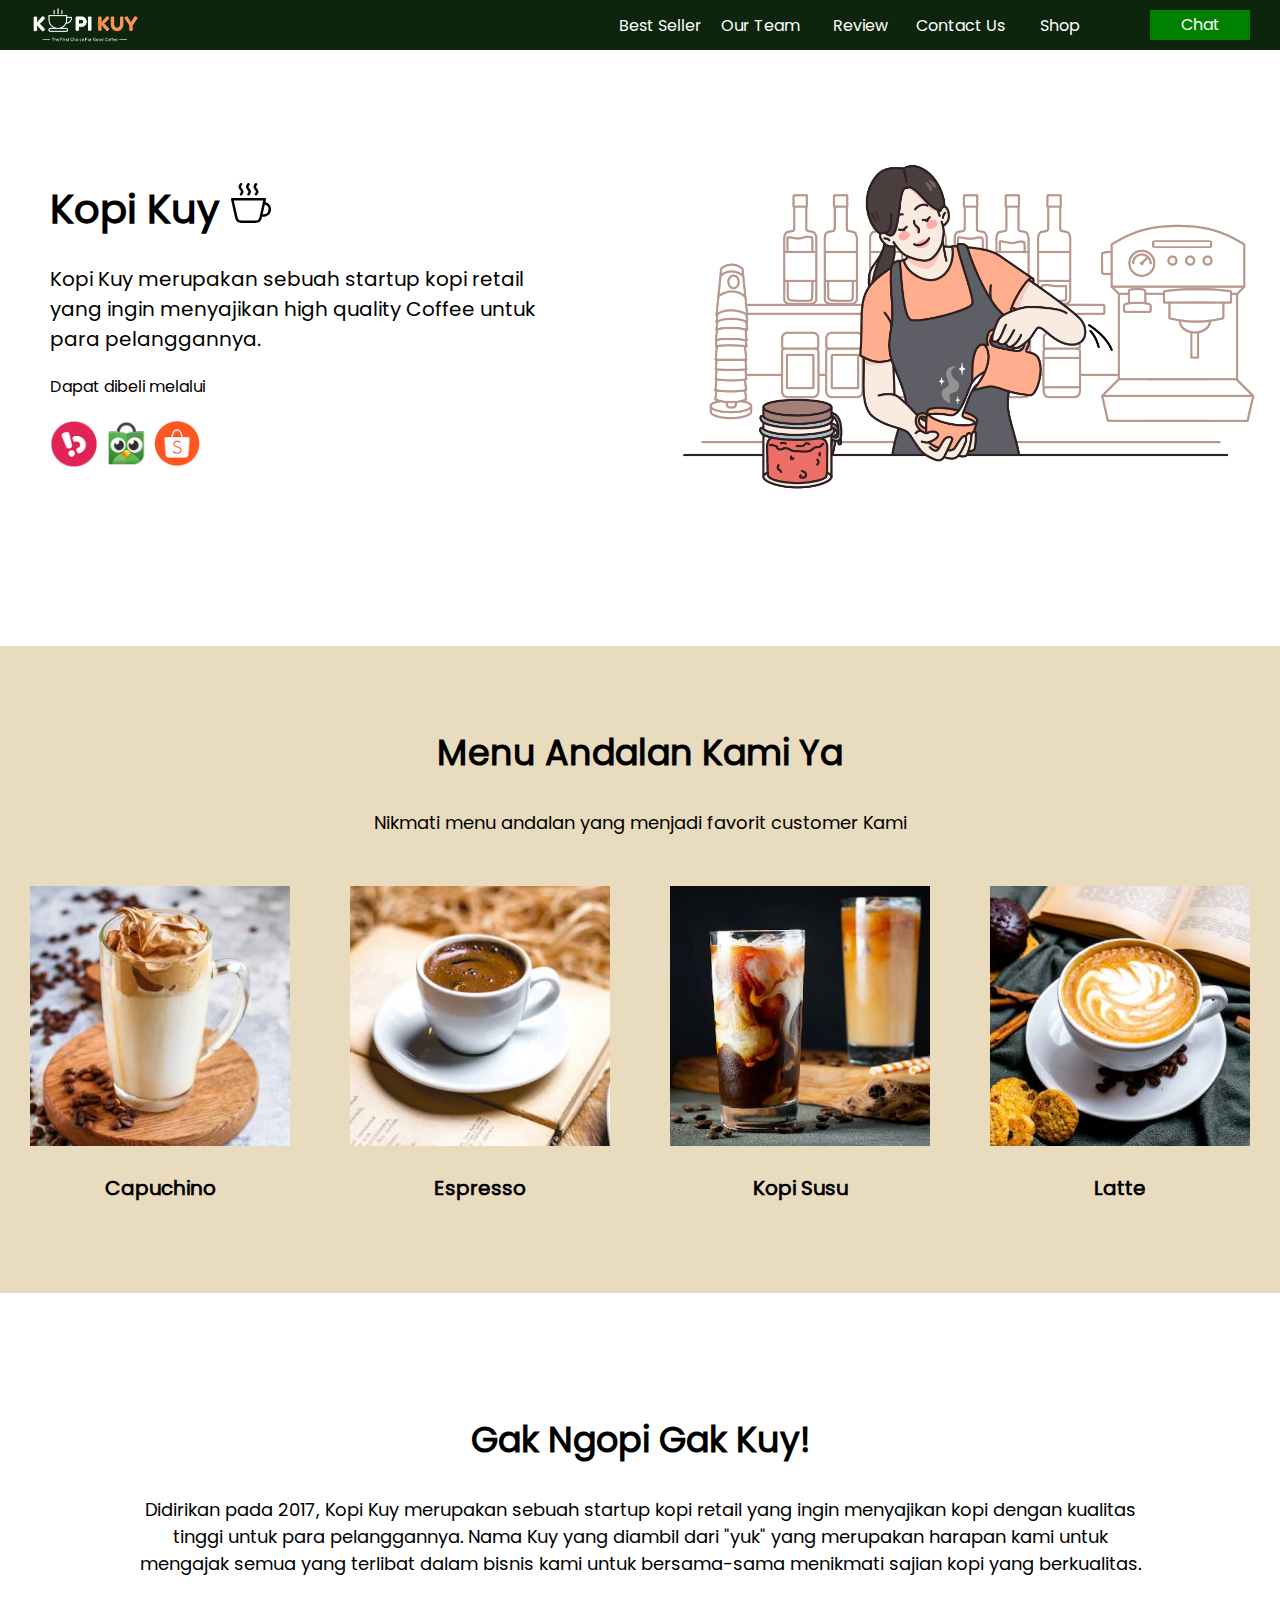
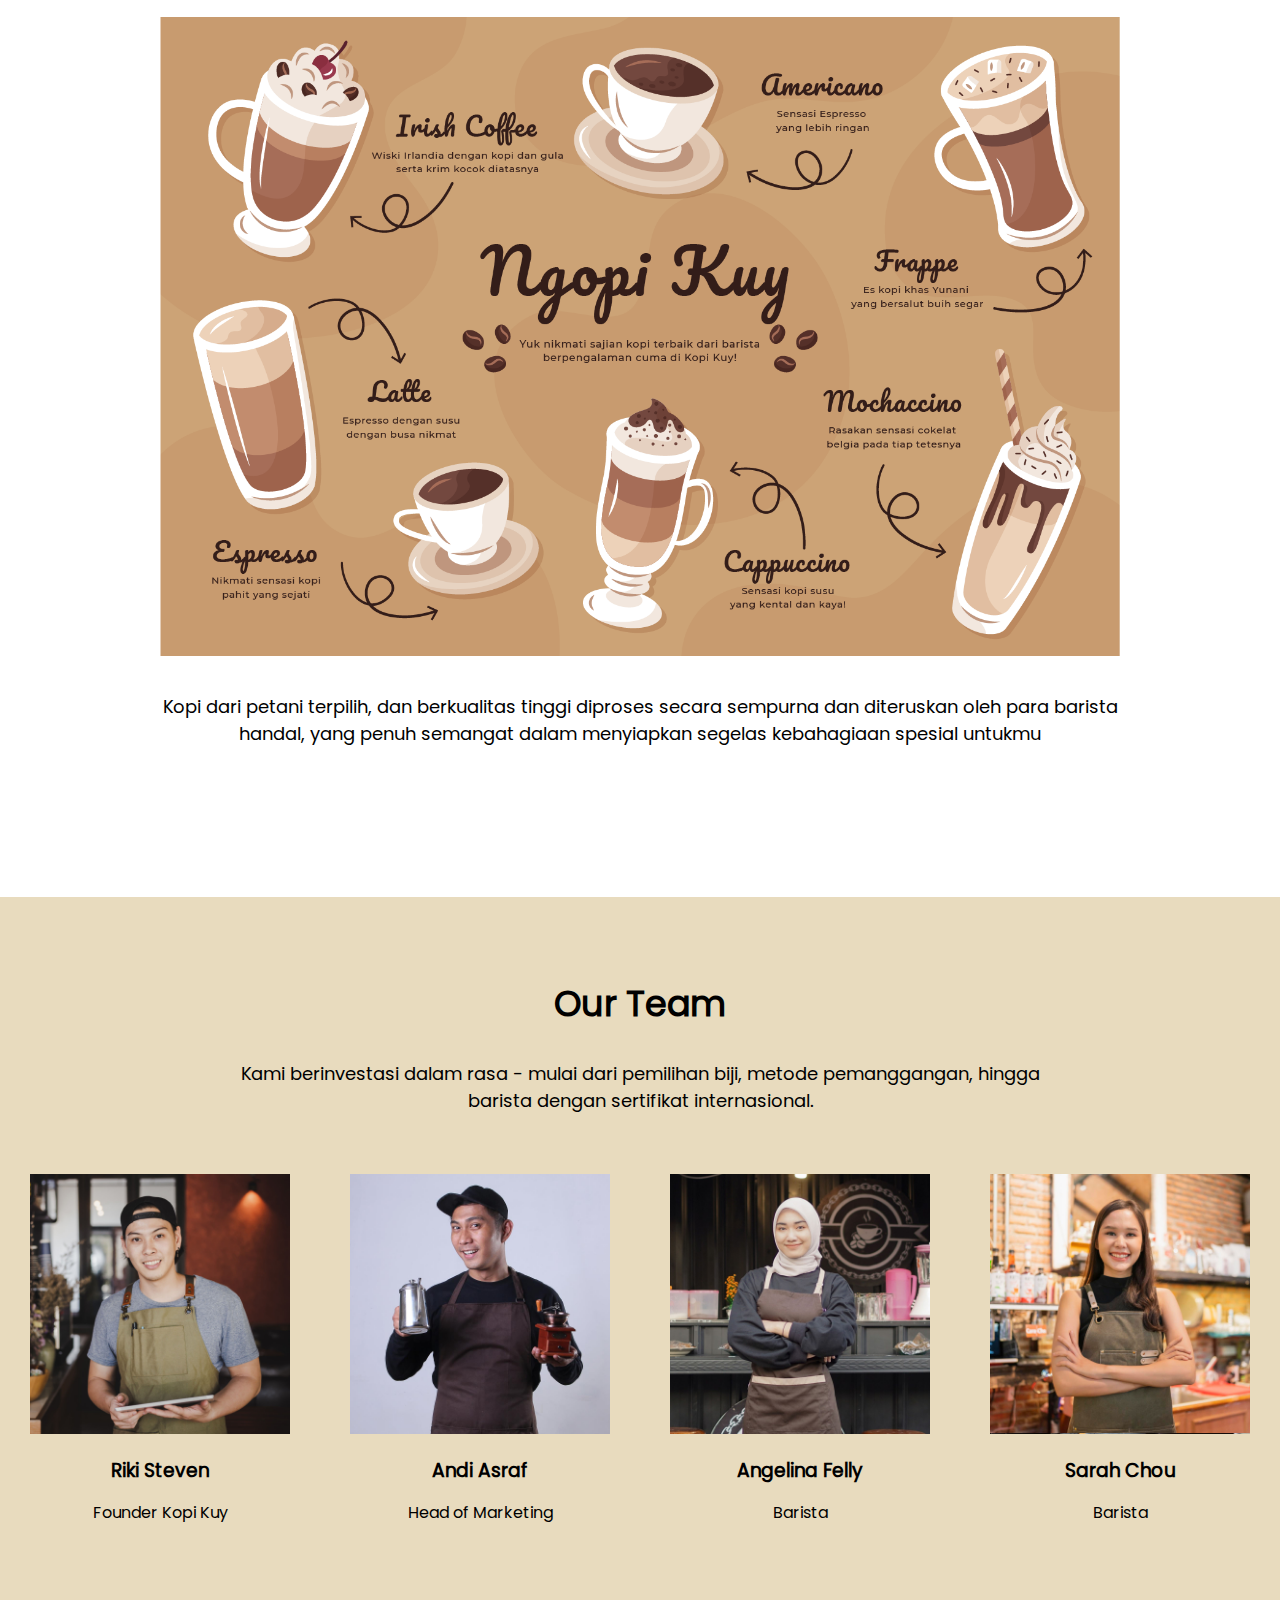
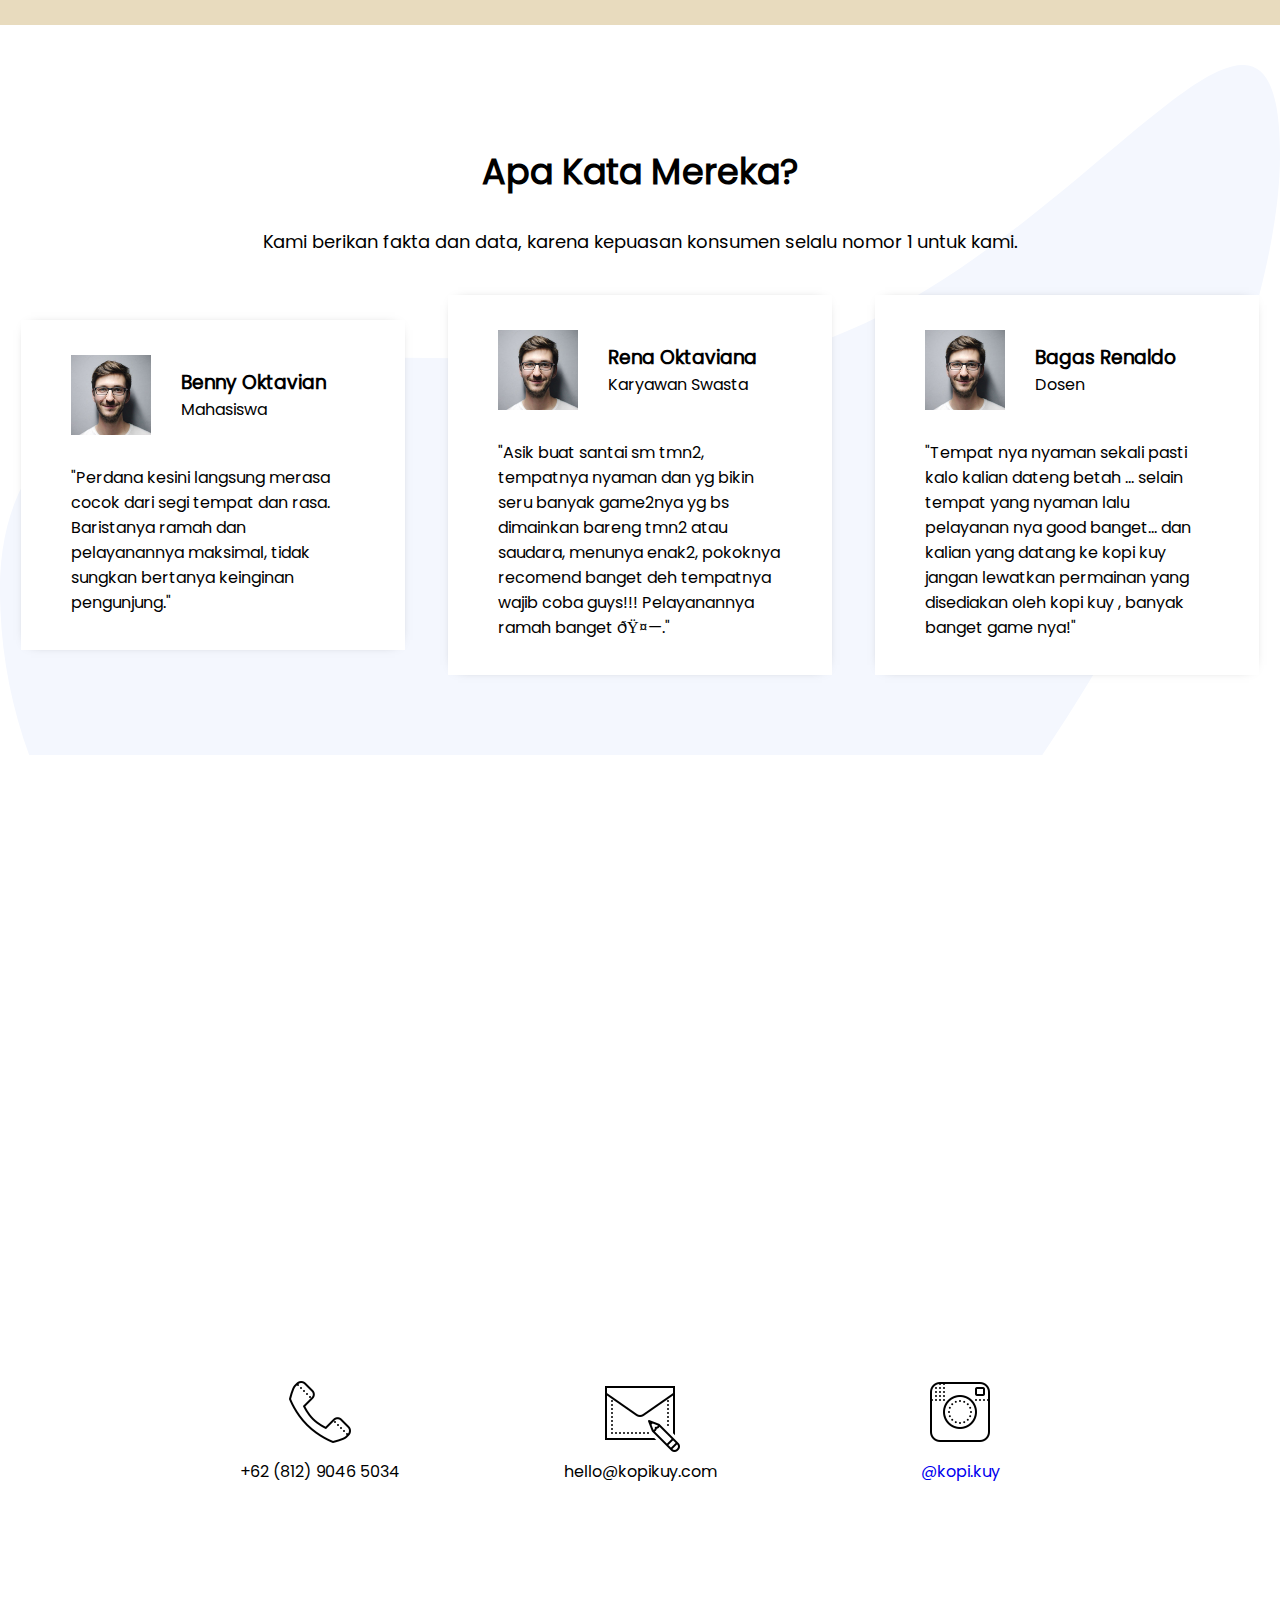
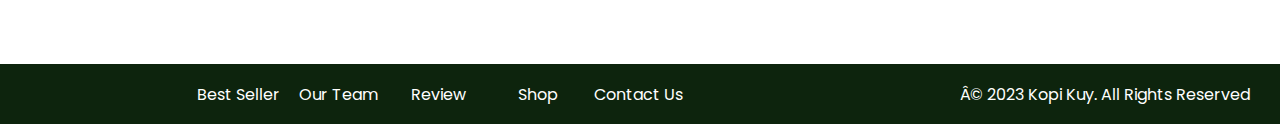
<file: index.html>
<!DOCTYPE html>
<html lang="en">

<head>
    <meta charset="UTF-8">
    <meta http-equiv="X-UA-Compatible" content="IE=edge">
    <meta name="viewport" content="width=device-width, initial-scale=1.0">
    <title>Website Kopi Kuy</title>
    <link rel="stylesheet" href="css/style.css">
</head>

<body>
    <nav>
        <div class="baris">
            <img src="images/logo/logo_kuy.png" alt="logo kopi kuy" class="logo">
            <ul class="navigasi">
                <li>
                    <a href="#best-seller">Best Seller</a>
                </li>
                <li>
                    <a href="#our-team">Our Team</a>
                </li>
                <li>
                    <a href="#review">Review</a>
                </li>
                <li>
                    <a href="#contact-us">Contact Us</a>
                </li>
                <li>
                    <a href="produk.html">Shop</a>
                </li>
            </ul>
            <a role="button" class="chat" href="https://wa.me/6281290465033">Chat</a>
        </div>
    </nav>
    <header>
        <div class="baris">
            <div class="kiri">
                <h1>Kopi Kuy <img src="images/icon/icon_kopi.svg"></h1>
                <p class="tagline">Kopi Kuy merupakan sebuah startup kopi retail yang ingin menyajikan high
                    quality Coffee untuk para pelanggannya.</p>
                <div class="cta">
                    <p>Dapat dibeli melalui</p>
                    <a href="#">
                        <img src="images/logo/logo_bukalapak.png" alt="">
                    </a>
                    <a href="#">
                        <img src="images/logo/logo_tokopedia.png" alt="">
                    </a>
                    <a href="#">
                        <img src="images/logo/logo_shopee.png" alt="">
                    </a>
                </div>
            </div>
            <img src="images/header/banner1.png" alt="" class="kanan">
        </div>
    </header>

    <section id="best-seller" class="best-seller kelas baru">
        <h2>Menu Andalan Kami Ya</h2>
        <p class="sub">Nikmati menu andalan yang menjadi favorit customer Kami</p>

        <div class="baris">
            <div class="produk">
                <img src="images/produk/product_capuchino.jpg" alt="">
                <p>Capuchino</p>
            </div>
            <div class="produk">
                <img src="images/produk/product_espresso.jpg" alt="">
                <p>Espresso</p>
            </div>
            <div class="produk">
                <img src="images/produk/product_kopi_susu.jpg" alt="">
                <p>Kopi Susu</p>
            </div>
            <div class="produk">
                <img src="images/produk/product_latte.jpg" alt="">
                <p>Latte</p>
            </div>
        </div>
    </section>

    <section id="about-us" class="about-us">
        <h2>Gak Ngopi Gak Kuy!</h2>
        <p class="tentang">
            Didirikan pada 2017, Kopi Kuy merupakan sebuah startup kopi retail yang ingin menyajikan kopi
            dengan kualitas tinggi
            untuk para pelanggannya. Nama Kuy yang diambil dari "yuk" yang merupakan harapan kami untuk
            mengajak semua yang terlibat dalam bisnis kami untuk bersama-sama menikmati sajian kopi yang
            berkualitas.
        </p>
        <img src="images/aset_kopi_jumbo.png">
        <p class="penjelasan">
            Kopi dari petani terpilih, dan berkualitas tinggi diproses secara sempurna dan diteruskan
            oleh para barista handal,
            yang penuh semangat dalam menyiapkan segelas kebahagiaan spesial untukmu
        </p>
    </section>

    <section class="our-team" id="our-team">
        <h2>Our Team</h2>

        <p class="sub">Kami berinvestasi dalam rasa - mulai dari pemilihan biji, metode pemanggangan,
            hingga barista dengan sertifikat internasional. </p>

        <div class="baris">
            <div class="tim">
                <img src="images/team/team4.jpg">
                <h3>Riki Steven</h3>
                <p>Founder Kopi Kuy</p>
            </div>
            <div class="tim">
                <img src="images/team/team6.jpg">
                <h3>Andi Asraf</h3>
                <p>Head of Marketing</p>
            </div>

            <div class="tim">
                <img src="images/team/team5.jpg">
                <h3>Angelina Felly</h3>
                <p>Barista</p>
            </div>

            <div class="tim">
                <img src="images/team/team2.jpg">
                <h3>Sarah Chou</h3>
                <p>Barista</p>
            </div>
        </div>
    </section>

    <section id="review" class="review">
        <h2>Apa Kata Mereka?</h2>

        <p class="sub">Kami berikan fakta dan data, karena kepuasan konsumen selalu nomor 1 untuk kami.</p>

        <div class="baris">
            <div class="testimoni">
                <div class="profile">
                    <img src="images/customer/customer1.jpg">
                    <div class="titel">
                        <h3>Benny Oktavian</h3>
                        <p>Mahasiswa</p>
                    </div>
                </div>
                <p>"Perdana kesini langsung merasa cocok dari segi tempat dan rasa. Baristanya ramah
                    dan pelayanannya maksimal, tidak sungkan bertanya keinginan pengunjung."</p>
            </div>
            <div class="testimoni">
                <div class="profile">
                    <img src="images/customer/customer1.jpg">
                    <div class="titel">
                        <h3>Rena Oktaviana</h3>
                        <p>Karyawan Swasta</p>
                    </div>
                </div>
                <p>"Asik buat santai sm tmn2, tempatnya nyaman dan yg bikin seru banyak game2nya yg bs
                    dimainkan bareng tmn2 atau saudara, menunya enak2, pokoknya recomend banget deh
                    tempatnya wajib coba guys!!! Pelayanannya ramah banget ðŸ¤—."</p>
            </div>
            <div class="testimoni">
                <div class="profile">
                    <img src="images/customer/customer1.jpg">
                    <div class="titel">
                        <h3>Bagas Renaldo</h3>
                        <p>Dosen</p>
                    </div>
                </div>
                <p>"Tempat nya nyaman sekali pasti kalo kalian dateng betah ... selain tempat yang
                    nyaman lalu pelayanan nya good banget... dan kalian yang datang ke kopi kuy jangan
                    lewatkan permainan yang disediakan oleh kopi kuy , banyak banget game nya!"</p>
            </div>
        </div>
    </section>

    <section class="contact-us" id="contact-us">
        <iframe
            src="https://www.google.com/maps/embed?pb=!1m14!1m8!1m3!1d7932.741866032694!2d106.668581!3d-6.214715!3m2!1i1024!2i768!4f13.1!3m3!1m2!1s0x2e69f9912c7f297b%3A0xe5a3a671dae861ab!2sKopi%20kuy!5e0!3m2!1sid!2sid!4v1680617229460!5m2!1sid!2sid"
            width="100%" height="450" style="border:0;" allowfullscreen="" loading="lazy"
            referrerpolicy="no-referrer-when-downgrade"></iframe>
        <div class="baris">
            <div class="kolom">
                <img src="images/icon/icon_phone.png">
                <p>+62 (812) 9046 5034</p>
            </div>
            <div class="kolom">
                <img src="images/icon/icon_mail.png">
                <p>hello@kopikuy.com</p>
            </div>
            <div class="kolom">
                <img src="images/icon/icon_instagram.png">
                <a href="https://instagram.com" role="button">
                    <p>@kopi.kuy</p>
                </a>
            </div>
        </div>
    </section>

    <footer>
        <div class="baris">
            <ul class="navigasi">
                <li>
                    <a href="#best-seller">Best Seller</a>
                </li>
                <li>
                    <a href="#our-team">Our Team</a>
                </li>
                <li>
                    <a href="#review">Review</a>
                </li>
                <li>
                    <a href="produk.html">Shop</a>
                </li>
                <li>
                    <a href="#contact-us">Contact Us</a>
                </li>
            </ul>
            <p>Â© 2023 Kopi Kuy. All Rights Reserved</p>
        </div>
    </footer>
</file>
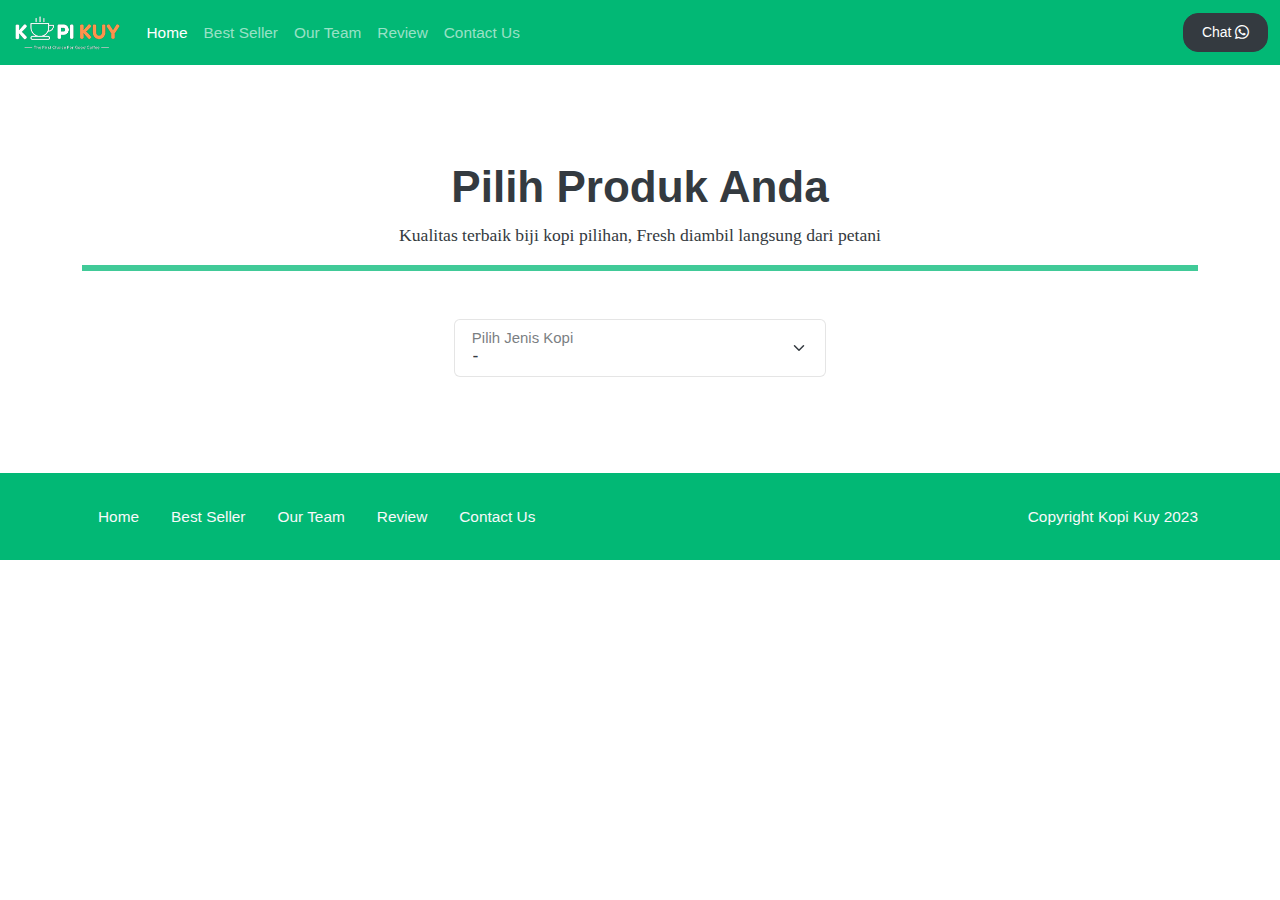
<file: produk.html>
<!DOCTYPE html>
<html lang="en">

<head>
    <meta charset="UTF-8">
    <meta http-equiv="X-UA-Compatible" content="IE=edge">
    <meta name="viewport" content="width=device-width, initial-scale=1.0">
    <link rel="shortcut icon" href="images/favicon/favicon.ico" type="image/x-icon">
    <title>Produk</title>

    <link rel="stylesheet" href="vendor/bootwatch/litera.css">
    <link rel="stylesheet" href="vendor/bootsrap-icon/bootstrap-icons.css">
    <script src="vendor/bootstrap/js/bootstrap.bundle.min.js"></script>
</head>

<body>
    <nav class="navbar navbar-expand-lg bg-success navbar-dark">
        <div class="container-fluid">
            <a class="navbar-brand" href="#">
                <img height="40" src="images/logo/logo_kuy.png" alt="logo kopi kuy" class="logo">
            </a>
            <button class="navbar-toggler" type="button" data-bs-toggle="collapse"
                data-bs-target="#navbarSupportedContent" aria-controls="navbarSupportedContent" aria-expanded="false"
                aria-label="Toggle navigation">
                <span class="navbar-toggler-icon"></span>
            </button>
            <div class="collapse navbar-collapse" id="navbarSupportedContent">
                <ul class="navbar-nav me-auto mb-2 mb-lg-0">
                    <li class="nav-item">
                        <a class="nav-link active" aria-current="page" href="index.html">Home</a>
                    </li>
                    <li class="nav-item">
                        <a class="nav-link" aria-current="page" href="index.html#best-seller">Best Seller</a>
                    </li>
                    <li class="nav-item">
                        <a class="nav-link" aria-current="page" href="index.html#our-team">Our Team</a>
                    </li>
                    <li class="nav-item">
                        <a class="nav-link" aria-current="page" href="index.html#review">Review</a>
                    </li>
                    <li class="nav-item">
                        <a class="nav-link" aria-current="page" href="index.html#contact-us">Contact Us</a>
                    </li>
                </ul>
                <a role="button" class="btn btn-dark" href="https://wa.me/6281290465033">Chat <i
                        class="bi bi-whatsapp"></i></a>
            </div>
        </div>
    </nav>

    <section class="produk my-5 pt-5 text-center">
        <div class="container">
            <h1 id="judul">
                Pilih Produk Anda
            </h1>
            <p>Kualitas terbaik biji kopi pilihan, Fresh diambil langsung dari petani</p>
            <hr class="border border-success border-3 opacity-75">

            <div class="form-floating col-md-4 mx-auto mt-5 mb-5">
                <select class="form-select" id="select_kopi" aria-label="Floating label select example">
                    <option disabled selected>-</option>
                    <option value="arabica">Arabica</option>
                    <option value="robusta">Robusta</option>
                </select>
                <label for="select_kopi">Pilih Jenis Kopi</label>
            </div>

            <div id="baris_produk" class="row">

            </div>
        </div>
    </section>

    <footer class="bg-success py-4 mt-5">
        <div class="container">
            <div class="row align-items-center">
                <div class="col-md-8">
                    <ul class="nav">
                        <li class="nav-item">
                            <a class="nav-link link-light active" aria-current="page" href="index.html">Home</a>
                        </li>
                        <li class="nav-item">
                            <a class="nav-link link-light" href="index.html#best-seller">Best Seller</a>
                        </li>
                        <li class="nav-item">
                            <a class="nav-link link-light" href="index.html#our-team">Our Team</a>
                        </li>
                        <li class="nav-item">
                            <a class="nav-link link-light" href="index.html#review">Review</a>
                        </li>
                        <li class="nav-item">
                            <a class="nav-link link-light" href="index.html#contact-us">Contact Us</a>
                        </li>
                    </ul>
                </div>
                <div class="col-md-4 text-light text-end">
                    Copyright Kopi Kuy 2023
                </div>
            </div>
        </div>
    </footer>

    <script src="js/jquery-3.6.3.min.js"></script>
    <script>
        var api = "https://rikikurnia.com/prakerja/api/produk/"
        select_kopi.onchange = function () {
            var kopi_yang_dipilih = this.value
            var url = api + kopi_yang_dipilih

            baris_produk.innerHTML = ""
            $.get(url).then(function (respon) {
                respon.data.forEach(item => {

                    var produk = `<div class="produk col-md-3 mb-4">
                                    <div class="card">
                                        <img src="${item.foto}" class="card-img-top" alt="...">
                                        <div class="card-body">
                                            <h5 id="nama_kopi" class="card-title">${item.nama}</h5>
                                            <div class="row my-4">
                                                <div class="col">
                                                    ${item.size}
                                                </div>
                                                <div class="col text-primary fw-bold">
                                                    ${item.harga}
                                                </div>
                                            </div>
                                            <a href="${item.link}" class="btn btn-success w-100"><i class="bi bi-cart-check"></i> Beli</a>
                                        </div>
                                    </div>
                                </div>`

                    baris_produk.innerHTML += produk
                })
            })
        }
    </script>
</body>

</html>
</file>
<file: css/style.css>
@font-face {
    font-family: 'Poppins';
    src: url(../fonts/poppins.woff2);
}

* {
    box-sizing: border-box;
    margin: 0;
    padding: 0;
}

html {
    scroll-behavior: smooth;
}

body {
    font-family: 'Poppins';
}

.bg-kopi {
    background-color: rgb(13, 36, 13);
}

section {
    padding-top: 80px;
    padding-bottom: 80px;
    margin-top: 40px;
    margin-bottom: 40px;
}

.baris {
    display: flex;
    align-items: center;
    justify-content: center;
}

h1 {
    font-size: 40px;
}

h2 {
    font-size: 35px;
    text-align: center;
    margin-bottom: 30px;
}

p.sub {
    font-size: 18px;
    width: 800px;
    max-width: 100%;
    text-align: center;
    margin: auto;
    margin-bottom: 40px;
}

img,
video {
    max-width: 100%;
}

/* Navigasi */

nav {
    background-color: rgb(13, 36, 13);
    padding-left: 30px;
    padding-right: 30px;
}

nav .chat {
    width: 100px;
    height: 30px;
    text-decoration: none;
    background-color: green;
    color: white;
    text-align: center;
    line-height: 1.9rem;
}

nav .baris {
    align-items: center;
    height: 50px;
}

.logo {
    height: 40px;
}

nav button {
    width: 100px;
    height: 30px;
}

.navigasi {
    display: flex;
    list-style: none;
    margin-right: 40px;
    align-items: center;
    margin-left: auto;
    text-align: center;
}

.navigasi li {
    width: 100px;
}

.navigasi li a {
    color: #fff;
    text-decoration: none;
}

/* Header */

header {
    padding-left: 50px;
    padding-top: 80px;
    padding-bottom: 80px;
}

header .baris {
    display: flex;
    align-items: center;
}

header .kiri {
    width: 50%;
    padding-right: 100px;
}

header .kanan {
    width: 50%;
}

header .kiri h1 {
    margin-bottom: 25px;
}

header .kiri p.tagline {
    margin-bottom: 20px;
    font-size: 20px;
}

header .kiri .cta p {
    font-size: 16px;
    margin-bottom: 20px;
}

header .kiri .cta a {
    text-decoration: none;
}

header .kiri .cta img {
    height: 50px;
}

/* Best Seller */

.best-seller {
    background-color: rgb(232, 219, 190);
}

.best-seller .produk {
    width: 25%;
    padding: 10px 30px;
    text-align: center;
}

.best-seller .produk p {
    font-weight: bold;
    margin-top: 20px;
    font-size: 20px;
}

/* About Us */

section.about-us {

    margin-left: auto;
    margin-right: auto;
    text-align: center;
}

.about-us .tentang {
    width: 1024px;
    max-width: 90%;
    margin: 10px auto 40px auto;
    font-size: 18px;
}

.about-us img {
    width: 960px;
    max-width: 100%;
}

.about-us .penjelasan {
    max-width: 80%;
    margin: 30px auto 30px auto;
    font-size: 18px;
}

/* Our Team */

.our-team {
    background-color: rgb(232, 219, 190);
}

.our-team .baris .tim {
    padding: 20px 30px;
    text-align: center;
}

.our-team .baris .tim img {
    margin-bottom: 15px;
}

.our-team .baris h3 {
    margin-bottom: 15px;
}

/* Review */

.review {
    background-image: url(../images/shapes/9.svg);
    background-size: cover;
}

.review .baris {
    width: 1366px;
    max-width: 100%;
    margin-left: auto;
    margin-right: auto;
    justify-content: space-around;
}

.review .baris .testimoni {
    width: 30%;
    padding: 35px 50px;
    box-shadow: 0px 0px 12px -10px #000;
    background-color: #fff;
}

.review .profile {
    display: flex;
    margin-bottom: 30px;
    align-items: center;
}

.review .profile img {
    height: 80px;
    margin-right: 30px;
}

/* Contact Us */

section.contact-us {
    margin-bottom: 100px;
}

.contact-us .baris .kolom {
    margin-top: 40px;
    width: 25%;
    text-align: center;
}

.contact-us .kolom a {
    text-decoration: none;
}

/* Footer */

footer {
    background-color: rgb(13, 36, 13);
    padding-left: 30px;
    padding-right: 30px;
}

footer .baris {
    align-items: center;
    justify-content: space-between;
    max-width: 1366px;
    align-self: center;
    height: 60px;
}

footer .navigasi {
    width: 60%;
}

footer p {
    color: #fff;
}

/* Produk */

.shop .card p.card-text {
    font-size: 15px;
    color: #3b3b3b;
}

.shop .card h5 {
    font-size: 18px;
    font-weight: bold;
    color: #3b3b3b;
}
/* Media */


@media (max-width:700px) {
    .baris {
       flex-wrap: wrap;
    }
 
    .navigasi {
       display: none;
    }
 
    .logo {
       margin-right: auto;
    }
 
    header {
       padding-left: 20px;
       padding-right: 20px;
    }
 
    header .kiri {
       width: 100%;
       padding-right: 0;
       text-align: center;
       color: green;
    }
 
    header .kanan {
       width: 100%;
    }
 
    .best-seller .produk {
       width: 50%;
    }
 
    .review .baris .testimoni {
       width: 100%;
       margin-bottom: 30px;
    }
 
    .contact-us .baris .kolom {
       width: 50%;
    }
 }
</file>
<file: vendor/bootwatch/litera.css>
@charset "UTF-8";/*!
 * Bootswatch v5.2.3 (https://bootswatch.com)
 * Theme: litera
 * Copyright 2012-2022 Thomas Park
 * Licensed under MIT
 * Based on Bootstrap
*//*!
 * Bootstrap  v5.2.3 (https://getbootstrap.com/)
 * Copyright 2011-2022 The Bootstrap Authors
 * Copyright 2011-2022 Twitter, Inc.
 * Licensed under MIT (https://github.com/twbs/bootstrap/blob/main/LICENSE)
 */:root{--bs-blue:#4582ec;--bs-indigo:#6610f2;--bs-purple:#6f42c1;--bs-pink:#e83e8c;--bs-red:#d9534f;--bs-orange:#fd7e14;--bs-yellow:#f0ad4e;--bs-green:#02b875;--bs-teal:#20c997;--bs-cyan:#17a2b8;--bs-black:#000;--bs-white:#fff;--bs-gray:#868e96;--bs-gray-dark:#343a40;--bs-gray-100:#f8f9fa;--bs-gray-200:#e9ecef;--bs-gray-300:#ddd;--bs-gray-400:#ced4da;--bs-gray-500:#adb5bd;--bs-gray-600:#868e96;--bs-gray-700:#495057;--bs-gray-800:#343a40;--bs-gray-900:#212529;--bs-primary:#4582ec;--bs-secondary:#adb5bd;--bs-success:#02b875;--bs-info:#17a2b8;--bs-warning:#f0ad4e;--bs-danger:#d9534f;--bs-light:#f8f9fa;--bs-dark:#343a40;--bs-primary-rgb:69,130,236;--bs-secondary-rgb:173,181,189;--bs-success-rgb:2,184,117;--bs-info-rgb:23,162,184;--bs-warning-rgb:240,173,78;--bs-danger-rgb:217,83,79;--bs-light-rgb:248,249,250;--bs-dark-rgb:52,58,64;--bs-white-rgb:255,255,255;--bs-black-rgb:0,0,0;--bs-body-color-rgb:52,58,64;--bs-body-bg-rgb:255,255,255;--bs-font-sans-serif:-apple-system,BlinkMacSystemFont,"Segoe UI",Roboto,"Helvetica Neue",Arial,"Noto Sans",sans-serif,"Apple Color Emoji","Segoe UI Emoji","Segoe UI Symbol","Noto Color Emoji";--bs-font-monospace:SFMono-Regular,Menlo,Monaco,Consolas,"Liberation Mono","Courier New",monospace;--bs-gradient:linear-gradient(180deg, rgba(255, 255, 255, 0.15), rgba(255, 255, 255, 0));--bs-body-font-family:var(--bs-font-sans-serif);--bs-body-font-size:1.1rem;--bs-body-font-weight:400;--bs-body-line-height:1.5;--bs-body-color:#343a40;--bs-body-bg:#fff;--bs-border-width:1px;--bs-border-style:solid;--bs-border-color:#ddd;--bs-border-color-translucent:rgba(0, 0, 0, 0.175);--bs-border-radius:0.375rem;--bs-border-radius-sm:0.25rem;--bs-border-radius-lg:0.5rem;--bs-border-radius-xl:1rem;--bs-border-radius-2xl:2rem;--bs-border-radius-pill:50rem;--bs-link-color:#4582ec;--bs-link-hover-color:#3768bd;--bs-code-color:#e83e8c;--bs-highlight-bg:#fcefdc}*,::after,::before{box-sizing:border-box}@media (prefers-reduced-motion:no-preference){:root{scroll-behavior:smooth}}body{margin:0;font-family:var(--bs-body-font-family);font-size:var(--bs-body-font-size);font-weight:var(--bs-body-font-weight);line-height:var(--bs-body-line-height);color:var(--bs-body-color);text-align:var(--bs-body-text-align);background-color:var(--bs-body-bg);-webkit-text-size-adjust:100%;-webkit-tap-highlight-color:transparent}hr{margin:1rem 0;color:inherit;border:0;border-top:1px solid;opacity:.25}.h1,.h2,.h3,.h4,.h5,.h6,h1,h2,h3,h4,h5,h6{margin-top:0;margin-bottom:.5rem;font-weight:700;line-height:1.2}.h1,h1{font-size:calc(1.4rem + 1.8vw)}@media (min-width:1200px){.h1,h1{font-size:2.75rem}}.h2,h2{font-size:calc(1.345rem + 1.14vw)}@media (min-width:1200px){.h2,h2{font-size:2.2rem}}.h3,h3{font-size:calc(1.3175rem + .81vw)}@media (min-width:1200px){.h3,h3{font-size:1.925rem}}.h4,h4{font-size:calc(1.29rem + .48vw)}@media (min-width:1200px){.h4,h4{font-size:1.65rem}}.h5,h5{font-size:calc(1.2625rem + .15vw)}@media (min-width:1200px){.h5,h5{font-size:1.375rem}}.h6,h6{font-size:1.1rem}p{margin-top:0;margin-bottom:1rem}abbr[title]{-webkit-text-decoration:underline dotted;text-decoration:underline dotted;cursor:help;-webkit-text-decoration-skip-ink:none;text-decoration-skip-ink:none}address{margin-bottom:1rem;font-style:normal;line-height:inherit}ol,ul{padding-left:2rem}dl,ol,ul{margin-top:0;margin-bottom:1rem}ol ol,ol ul,ul ol,ul ul{margin-bottom:0}dt{font-weight:700}dd{margin-bottom:.5rem;margin-left:0}blockquote{margin:0 0 1rem}b,strong{font-weight:bolder}.small,small{font-size:.875em}.mark,mark{padding:.1875em;background-color:var(--bs-highlight-bg)}sub,sup{position:relative;font-size:.75em;line-height:0;vertical-align:baseline}sub{bottom:-.25em}sup{top:-.5em}a{color:var(--bs-link-color);text-decoration:underline}a:hover{color:var(--bs-link-hover-color)}a:not([href]):not([class]),a:not([href]):not([class]):hover{color:inherit;text-decoration:none}code,kbd,pre,samp{font-family:var(--bs-font-monospace);font-size:1em}pre{display:block;margin-top:0;margin-bottom:1rem;overflow:auto;font-size:.875em}pre code{font-size:inherit;color:inherit;word-break:normal}code{font-size:.875em;color:var(--bs-code-color);word-wrap:break-word}a>code{color:inherit}kbd{padding:.1875rem .375rem;font-size:.875em;color:var(--bs-body-bg);background-color:var(--bs-body-color);border-radius:.25rem}kbd kbd{padding:0;font-size:1em}figure{margin:0 0 1rem}img,svg{vertical-align:middle}table{caption-side:bottom;border-collapse:collapse}caption{padding-top:.5rem;padding-bottom:.5rem;color:#868e96;text-align:left}th{text-align:inherit;text-align:-webkit-match-parent}tbody,td,tfoot,th,thead,tr{border-color:inherit;border-style:solid;border-width:0}label{display:inline-block}button{border-radius:0}button:focus:not(:focus-visible){outline:0}button,input,optgroup,select,textarea{margin:0;font-family:inherit;font-size:inherit;line-height:inherit}button,select{text-transform:none}[role=button]{cursor:pointer}select{word-wrap:normal}select:disabled{opacity:1}[list]:not([type=date]):not([type=datetime-local]):not([type=month]):not([type=week]):not([type=time])::-webkit-calendar-picker-indicator{display:none!important}[type=button],[type=reset],[type=submit],button{-webkit-appearance:button}[type=button]:not(:disabled),[type=reset]:not(:disabled),[type=submit]:not(:disabled),button:not(:disabled){cursor:pointer}::-moz-focus-inner{padding:0;border-style:none}textarea{resize:vertical}fieldset{min-width:0;padding:0;margin:0;border:0}legend{float:left;width:100%;padding:0;margin-bottom:.5rem;font-size:calc(1.275rem + .3vw);line-height:inherit}@media (min-width:1200px){legend{font-size:1.5rem}}legend+*{clear:left}::-webkit-datetime-edit-day-field,::-webkit-datetime-edit-fields-wrapper,::-webkit-datetime-edit-hour-field,::-webkit-datetime-edit-minute,::-webkit-datetime-edit-month-field,::-webkit-datetime-edit-text,::-webkit-datetime-edit-year-field{padding:0}::-webkit-inner-spin-button{height:auto}[type=search]{outline-offset:-2px;-webkit-appearance:textfield}::-webkit-search-decoration{-webkit-appearance:none}::-webkit-color-swatch-wrapper{padding:0}::-webkit-file-upload-button{font:inherit;-webkit-appearance:button}::file-selector-button{font:inherit;-webkit-appearance:button}output{display:inline-block}iframe{border:0}summary{display:list-item;cursor:pointer}progress{vertical-align:baseline}[hidden]{display:none!important}.lead{font-size:calc(1.2625rem + .15vw);font-weight:300}@media (min-width:1200px){.lead{font-size:1.375rem}}.display-1{font-size:calc(1.625rem + 4.5vw);font-weight:300;line-height:1.2}@media (min-width:1200px){.display-1{font-size:5rem}}.display-2{font-size:calc(1.575rem + 3.9vw);font-weight:300;line-height:1.2}@media (min-width:1200px){.display-2{font-size:4.5rem}}.display-3{font-size:calc(1.525rem + 3.3vw);font-weight:300;line-height:1.2}@media (min-width:1200px){.display-3{font-size:4rem}}.display-4{font-size:calc(1.475rem + 2.7vw);font-weight:300;line-height:1.2}@media (min-width:1200px){.display-4{font-size:3.5rem}}.display-5{font-size:calc(1.425rem + 2.1vw);font-weight:300;line-height:1.2}@media (min-width:1200px){.display-5{font-size:3rem}}.display-6{font-size:calc(1.375rem + 1.5vw);font-weight:300;line-height:1.2}@media (min-width:1200px){.display-6{font-size:2.5rem}}.list-unstyled{padding-left:0;list-style:none}.list-inline{padding-left:0;list-style:none}.list-inline-item{display:inline-block}.list-inline-item:not(:last-child){margin-right:.5rem}.initialism{font-size:.875em;text-transform:uppercase}.blockquote{margin-bottom:1rem;font-size:calc(1.2625rem + .15vw)}@media (min-width:1200px){.blockquote{font-size:1.375rem}}.blockquote>:last-child{margin-bottom:0}.blockquote-footer{margin-top:-1rem;margin-bottom:1rem;font-size:.875em;color:#868e96}.blockquote-footer::before{content:"— "}.img-fluid{max-width:100%;height:auto}.img-thumbnail{padding:.25rem;background-color:#fff;border:1px solid var(--bs-border-color);border-radius:.375rem;max-width:100%;height:auto}.figure{display:inline-block}.figure-img{margin-bottom:.5rem;line-height:1}.figure-caption{font-size:.875em;color:#868e96}.container,.container-fluid,.container-lg,.container-md,.container-sm,.container-xl,.container-xxl{--bs-gutter-x:1.5rem;--bs-gutter-y:0;width:100%;padding-right:calc(var(--bs-gutter-x) * .5);padding-left:calc(var(--bs-gutter-x) * .5);margin-right:auto;margin-left:auto}@media (min-width:576px){.container,.container-sm{max-width:540px}}@media (min-width:768px){.container,.container-md,.container-sm{max-width:720px}}@media (min-width:992px){.container,.container-lg,.container-md,.container-sm{max-width:960px}}@media (min-width:1200px){.container,.container-lg,.container-md,.container-sm,.container-xl{max-width:1140px}}@media (min-width:1400px){.container,.container-lg,.container-md,.container-sm,.container-xl,.container-xxl{max-width:1320px}}.row{--bs-gutter-x:1.5rem;--bs-gutter-y:0;display:flex;flex-wrap:wrap;margin-top:calc(-1 * var(--bs-gutter-y));margin-right:calc(-.5 * var(--bs-gutter-x));margin-left:calc(-.5 * var(--bs-gutter-x))}.row>*{flex-shrink:0;width:100%;max-width:100%;padding-right:calc(var(--bs-gutter-x) * .5);padding-left:calc(var(--bs-gutter-x) * .5);margin-top:var(--bs-gutter-y)}.col{flex:1 0 0%}.row-cols-auto>*{flex:0 0 auto;width:auto}.row-cols-1>*{flex:0 0 auto;width:100%}.row-cols-2>*{flex:0 0 auto;width:50%}.row-cols-3>*{flex:0 0 auto;width:33.3333333333%}.row-cols-4>*{flex:0 0 auto;width:25%}.row-cols-5>*{flex:0 0 auto;width:20%}.row-cols-6>*{flex:0 0 auto;width:16.6666666667%}.col-auto{flex:0 0 auto;width:auto}.col-1{flex:0 0 auto;width:8.33333333%}.col-2{flex:0 0 auto;width:16.66666667%}.col-3{flex:0 0 auto;width:25%}.col-4{flex:0 0 auto;width:33.33333333%}.col-5{flex:0 0 auto;width:41.66666667%}.col-6{flex:0 0 auto;width:50%}.col-7{flex:0 0 auto;width:58.33333333%}.col-8{flex:0 0 auto;width:66.66666667%}.col-9{flex:0 0 auto;width:75%}.col-10{flex:0 0 auto;width:83.33333333%}.col-11{flex:0 0 auto;width:91.66666667%}.col-12{flex:0 0 auto;width:100%}.offset-1{margin-left:8.33333333%}.offset-2{margin-left:16.66666667%}.offset-3{margin-left:25%}.offset-4{margin-left:33.33333333%}.offset-5{margin-left:41.66666667%}.offset-6{margin-left:50%}.offset-7{margin-left:58.33333333%}.offset-8{margin-left:66.66666667%}.offset-9{margin-left:75%}.offset-10{margin-left:83.33333333%}.offset-11{margin-left:91.66666667%}.g-0,.gx-0{--bs-gutter-x:0}.g-0,.gy-0{--bs-gutter-y:0}.g-1,.gx-1{--bs-gutter-x:0.25rem}.g-1,.gy-1{--bs-gutter-y:0.25rem}.g-2,.gx-2{--bs-gutter-x:0.5rem}.g-2,.gy-2{--bs-gutter-y:0.5rem}.g-3,.gx-3{--bs-gutter-x:1rem}.g-3,.gy-3{--bs-gutter-y:1rem}.g-4,.gx-4{--bs-gutter-x:1.5rem}.g-4,.gy-4{--bs-gutter-y:1.5rem}.g-5,.gx-5{--bs-gutter-x:3rem}.g-5,.gy-5{--bs-gutter-y:3rem}@media (min-width:576px){.col-sm{flex:1 0 0%}.row-cols-sm-auto>*{flex:0 0 auto;width:auto}.row-cols-sm-1>*{flex:0 0 auto;width:100%}.row-cols-sm-2>*{flex:0 0 auto;width:50%}.row-cols-sm-3>*{flex:0 0 auto;width:33.3333333333%}.row-cols-sm-4>*{flex:0 0 auto;width:25%}.row-cols-sm-5>*{flex:0 0 auto;width:20%}.row-cols-sm-6>*{flex:0 0 auto;width:16.6666666667%}.col-sm-auto{flex:0 0 auto;width:auto}.col-sm-1{flex:0 0 auto;width:8.33333333%}.col-sm-2{flex:0 0 auto;width:16.66666667%}.col-sm-3{flex:0 0 auto;width:25%}.col-sm-4{flex:0 0 auto;width:33.33333333%}.col-sm-5{flex:0 0 auto;width:41.66666667%}.col-sm-6{flex:0 0 auto;width:50%}.col-sm-7{flex:0 0 auto;width:58.33333333%}.col-sm-8{flex:0 0 auto;width:66.66666667%}.col-sm-9{flex:0 0 auto;width:75%}.col-sm-10{flex:0 0 auto;width:83.33333333%}.col-sm-11{flex:0 0 auto;width:91.66666667%}.col-sm-12{flex:0 0 auto;width:100%}.offset-sm-0{margin-left:0}.offset-sm-1{margin-left:8.33333333%}.offset-sm-2{margin-left:16.66666667%}.offset-sm-3{margin-left:25%}.offset-sm-4{margin-left:33.33333333%}.offset-sm-5{margin-left:41.66666667%}.offset-sm-6{margin-left:50%}.offset-sm-7{margin-left:58.33333333%}.offset-sm-8{margin-left:66.66666667%}.offset-sm-9{margin-left:75%}.offset-sm-10{margin-left:83.33333333%}.offset-sm-11{margin-left:91.66666667%}.g-sm-0,.gx-sm-0{--bs-gutter-x:0}.g-sm-0,.gy-sm-0{--bs-gutter-y:0}.g-sm-1,.gx-sm-1{--bs-gutter-x:0.25rem}.g-sm-1,.gy-sm-1{--bs-gutter-y:0.25rem}.g-sm-2,.gx-sm-2{--bs-gutter-x:0.5rem}.g-sm-2,.gy-sm-2{--bs-gutter-y:0.5rem}.g-sm-3,.gx-sm-3{--bs-gutter-x:1rem}.g-sm-3,.gy-sm-3{--bs-gutter-y:1rem}.g-sm-4,.gx-sm-4{--bs-gutter-x:1.5rem}.g-sm-4,.gy-sm-4{--bs-gutter-y:1.5rem}.g-sm-5,.gx-sm-5{--bs-gutter-x:3rem}.g-sm-5,.gy-sm-5{--bs-gutter-y:3rem}}@media (min-width:768px){.col-md{flex:1 0 0%}.row-cols-md-auto>*{flex:0 0 auto;width:auto}.row-cols-md-1>*{flex:0 0 auto;width:100%}.row-cols-md-2>*{flex:0 0 auto;width:50%}.row-cols-md-3>*{flex:0 0 auto;width:33.3333333333%}.row-cols-md-4>*{flex:0 0 auto;width:25%}.row-cols-md-5>*{flex:0 0 auto;width:20%}.row-cols-md-6>*{flex:0 0 auto;width:16.6666666667%}.col-md-auto{flex:0 0 auto;width:auto}.col-md-1{flex:0 0 auto;width:8.33333333%}.col-md-2{flex:0 0 auto;width:16.66666667%}.col-md-3{flex:0 0 auto;width:25%}.col-md-4{flex:0 0 auto;width:33.33333333%}.col-md-5{flex:0 0 auto;width:41.66666667%}.col-md-6{flex:0 0 auto;width:50%}.col-md-7{flex:0 0 auto;width:58.33333333%}.col-md-8{flex:0 0 auto;width:66.66666667%}.col-md-9{flex:0 0 auto;width:75%}.col-md-10{flex:0 0 auto;width:83.33333333%}.col-md-11{flex:0 0 auto;width:91.66666667%}.col-md-12{flex:0 0 auto;width:100%}.offset-md-0{margin-left:0}.offset-md-1{margin-left:8.33333333%}.offset-md-2{margin-left:16.66666667%}.offset-md-3{margin-left:25%}.offset-md-4{margin-left:33.33333333%}.offset-md-5{margin-left:41.66666667%}.offset-md-6{margin-left:50%}.offset-md-7{margin-left:58.33333333%}.offset-md-8{margin-left:66.66666667%}.offset-md-9{margin-left:75%}.offset-md-10{margin-left:83.33333333%}.offset-md-11{margin-left:91.66666667%}.g-md-0,.gx-md-0{--bs-gutter-x:0}.g-md-0,.gy-md-0{--bs-gutter-y:0}.g-md-1,.gx-md-1{--bs-gutter-x:0.25rem}.g-md-1,.gy-md-1{--bs-gutter-y:0.25rem}.g-md-2,.gx-md-2{--bs-gutter-x:0.5rem}.g-md-2,.gy-md-2{--bs-gutter-y:0.5rem}.g-md-3,.gx-md-3{--bs-gutter-x:1rem}.g-md-3,.gy-md-3{--bs-gutter-y:1rem}.g-md-4,.gx-md-4{--bs-gutter-x:1.5rem}.g-md-4,.gy-md-4{--bs-gutter-y:1.5rem}.g-md-5,.gx-md-5{--bs-gutter-x:3rem}.g-md-5,.gy-md-5{--bs-gutter-y:3rem}}@media (min-width:992px){.col-lg{flex:1 0 0%}.row-cols-lg-auto>*{flex:0 0 auto;width:auto}.row-cols-lg-1>*{flex:0 0 auto;width:100%}.row-cols-lg-2>*{flex:0 0 auto;width:50%}.row-cols-lg-3>*{flex:0 0 auto;width:33.3333333333%}.row-cols-lg-4>*{flex:0 0 auto;width:25%}.row-cols-lg-5>*{flex:0 0 auto;width:20%}.row-cols-lg-6>*{flex:0 0 auto;width:16.6666666667%}.col-lg-auto{flex:0 0 auto;width:auto}.col-lg-1{flex:0 0 auto;width:8.33333333%}.col-lg-2{flex:0 0 auto;width:16.66666667%}.col-lg-3{flex:0 0 auto;width:25%}.col-lg-4{flex:0 0 auto;width:33.33333333%}.col-lg-5{flex:0 0 auto;width:41.66666667%}.col-lg-6{flex:0 0 auto;width:50%}.col-lg-7{flex:0 0 auto;width:58.33333333%}.col-lg-8{flex:0 0 auto;width:66.66666667%}.col-lg-9{flex:0 0 auto;width:75%}.col-lg-10{flex:0 0 auto;width:83.33333333%}.col-lg-11{flex:0 0 auto;width:91.66666667%}.col-lg-12{flex:0 0 auto;width:100%}.offset-lg-0{margin-left:0}.offset-lg-1{margin-left:8.33333333%}.offset-lg-2{margin-left:16.66666667%}.offset-lg-3{margin-left:25%}.offset-lg-4{margin-left:33.33333333%}.offset-lg-5{margin-left:41.66666667%}.offset-lg-6{margin-left:50%}.offset-lg-7{margin-left:58.33333333%}.offset-lg-8{margin-left:66.66666667%}.offset-lg-9{margin-left:75%}.offset-lg-10{margin-left:83.33333333%}.offset-lg-11{margin-left:91.66666667%}.g-lg-0,.gx-lg-0{--bs-gutter-x:0}.g-lg-0,.gy-lg-0{--bs-gutter-y:0}.g-lg-1,.gx-lg-1{--bs-gutter-x:0.25rem}.g-lg-1,.gy-lg-1{--bs-gutter-y:0.25rem}.g-lg-2,.gx-lg-2{--bs-gutter-x:0.5rem}.g-lg-2,.gy-lg-2{--bs-gutter-y:0.5rem}.g-lg-3,.gx-lg-3{--bs-gutter-x:1rem}.g-lg-3,.gy-lg-3{--bs-gutter-y:1rem}.g-lg-4,.gx-lg-4{--bs-gutter-x:1.5rem}.g-lg-4,.gy-lg-4{--bs-gutter-y:1.5rem}.g-lg-5,.gx-lg-5{--bs-gutter-x:3rem}.g-lg-5,.gy-lg-5{--bs-gutter-y:3rem}}@media (min-width:1200px){.col-xl{flex:1 0 0%}.row-cols-xl-auto>*{flex:0 0 auto;width:auto}.row-cols-xl-1>*{flex:0 0 auto;width:100%}.row-cols-xl-2>*{flex:0 0 auto;width:50%}.row-cols-xl-3>*{flex:0 0 auto;width:33.3333333333%}.row-cols-xl-4>*{flex:0 0 auto;width:25%}.row-cols-xl-5>*{flex:0 0 auto;width:20%}.row-cols-xl-6>*{flex:0 0 auto;width:16.6666666667%}.col-xl-auto{flex:0 0 auto;width:auto}.col-xl-1{flex:0 0 auto;width:8.33333333%}.col-xl-2{flex:0 0 auto;width:16.66666667%}.col-xl-3{flex:0 0 auto;width:25%}.col-xl-4{flex:0 0 auto;width:33.33333333%}.col-xl-5{flex:0 0 auto;width:41.66666667%}.col-xl-6{flex:0 0 auto;width:50%}.col-xl-7{flex:0 0 auto;width:58.33333333%}.col-xl-8{flex:0 0 auto;width:66.66666667%}.col-xl-9{flex:0 0 auto;width:75%}.col-xl-10{flex:0 0 auto;width:83.33333333%}.col-xl-11{flex:0 0 auto;width:91.66666667%}.col-xl-12{flex:0 0 auto;width:100%}.offset-xl-0{margin-left:0}.offset-xl-1{margin-left:8.33333333%}.offset-xl-2{margin-left:16.66666667%}.offset-xl-3{margin-left:25%}.offset-xl-4{margin-left:33.33333333%}.offset-xl-5{margin-left:41.66666667%}.offset-xl-6{margin-left:50%}.offset-xl-7{margin-left:58.33333333%}.offset-xl-8{margin-left:66.66666667%}.offset-xl-9{margin-left:75%}.offset-xl-10{margin-left:83.33333333%}.offset-xl-11{margin-left:91.66666667%}.g-xl-0,.gx-xl-0{--bs-gutter-x:0}.g-xl-0,.gy-xl-0{--bs-gutter-y:0}.g-xl-1,.gx-xl-1{--bs-gutter-x:0.25rem}.g-xl-1,.gy-xl-1{--bs-gutter-y:0.25rem}.g-xl-2,.gx-xl-2{--bs-gutter-x:0.5rem}.g-xl-2,.gy-xl-2{--bs-gutter-y:0.5rem}.g-xl-3,.gx-xl-3{--bs-gutter-x:1rem}.g-xl-3,.gy-xl-3{--bs-gutter-y:1rem}.g-xl-4,.gx-xl-4{--bs-gutter-x:1.5rem}.g-xl-4,.gy-xl-4{--bs-gutter-y:1.5rem}.g-xl-5,.gx-xl-5{--bs-gutter-x:3rem}.g-xl-5,.gy-xl-5{--bs-gutter-y:3rem}}@media (min-width:1400px){.col-xxl{flex:1 0 0%}.row-cols-xxl-auto>*{flex:0 0 auto;width:auto}.row-cols-xxl-1>*{flex:0 0 auto;width:100%}.row-cols-xxl-2>*{flex:0 0 auto;width:50%}.row-cols-xxl-3>*{flex:0 0 auto;width:33.3333333333%}.row-cols-xxl-4>*{flex:0 0 auto;width:25%}.row-cols-xxl-5>*{flex:0 0 auto;width:20%}.row-cols-xxl-6>*{flex:0 0 auto;width:16.6666666667%}.col-xxl-auto{flex:0 0 auto;width:auto}.col-xxl-1{flex:0 0 auto;width:8.33333333%}.col-xxl-2{flex:0 0 auto;width:16.66666667%}.col-xxl-3{flex:0 0 auto;width:25%}.col-xxl-4{flex:0 0 auto;width:33.33333333%}.col-xxl-5{flex:0 0 auto;width:41.66666667%}.col-xxl-6{flex:0 0 auto;width:50%}.col-xxl-7{flex:0 0 auto;width:58.33333333%}.col-xxl-8{flex:0 0 auto;width:66.66666667%}.col-xxl-9{flex:0 0 auto;width:75%}.col-xxl-10{flex:0 0 auto;width:83.33333333%}.col-xxl-11{flex:0 0 auto;width:91.66666667%}.col-xxl-12{flex:0 0 auto;width:100%}.offset-xxl-0{margin-left:0}.offset-xxl-1{margin-left:8.33333333%}.offset-xxl-2{margin-left:16.66666667%}.offset-xxl-3{margin-left:25%}.offset-xxl-4{margin-left:33.33333333%}.offset-xxl-5{margin-left:41.66666667%}.offset-xxl-6{margin-left:50%}.offset-xxl-7{margin-left:58.33333333%}.offset-xxl-8{margin-left:66.66666667%}.offset-xxl-9{margin-left:75%}.offset-xxl-10{margin-left:83.33333333%}.offset-xxl-11{margin-left:91.66666667%}.g-xxl-0,.gx-xxl-0{--bs-gutter-x:0}.g-xxl-0,.gy-xxl-0{--bs-gutter-y:0}.g-xxl-1,.gx-xxl-1{--bs-gutter-x:0.25rem}.g-xxl-1,.gy-xxl-1{--bs-gutter-y:0.25rem}.g-xxl-2,.gx-xxl-2{--bs-gutter-x:0.5rem}.g-xxl-2,.gy-xxl-2{--bs-gutter-y:0.5rem}.g-xxl-3,.gx-xxl-3{--bs-gutter-x:1rem}.g-xxl-3,.gy-xxl-3{--bs-gutter-y:1rem}.g-xxl-4,.gx-xxl-4{--bs-gutter-x:1.5rem}.g-xxl-4,.gy-xxl-4{--bs-gutter-y:1.5rem}.g-xxl-5,.gx-xxl-5{--bs-gutter-x:3rem}.g-xxl-5,.gy-xxl-5{--bs-gutter-y:3rem}}.table{--bs-table-color:var(--bs-body-color);--bs-table-bg:transparent;--bs-table-border-color:rgba(0, 0, 0, 0.1);--bs-table-accent-bg:transparent;--bs-table-striped-color:var(--bs-body-color);--bs-table-striped-bg:rgba(0, 0, 0, 0.05);--bs-table-active-color:var(--bs-body-color);--bs-table-active-bg:rgba(0, 0, 0, 0.1);--bs-table-hover-color:var(--bs-body-color);--bs-table-hover-bg:rgba(0, 0, 0, 0.075);width:100%;margin-bottom:1rem;color:var(--bs-table-color);vertical-align:top;border-color:var(--bs-table-border-color)}.table>:not(caption)>*>*{padding:.5rem .5rem;background-color:var(--bs-table-bg);border-bottom-width:1px;box-shadow:inset 0 0 0 9999px var(--bs-table-accent-bg)}.table>tbody{vertical-align:inherit}.table>thead{vertical-align:bottom}.table-group-divider{border-top:2px solid currentcolor}.caption-top{caption-side:top}.table-sm>:not(caption)>*>*{padding:.25rem .25rem}.table-bordered>:not(caption)>*{border-width:1px 0}.table-bordered>:not(caption)>*>*{border-width:0 1px}.table-borderless>:not(caption)>*>*{border-bottom-width:0}.table-borderless>:not(:first-child){border-top-width:0}.table-striped>tbody>tr:nth-of-type(odd)>*{--bs-table-accent-bg:var(--bs-table-striped-bg);color:var(--bs-table-striped-color)}.table-striped-columns>:not(caption)>tr>:nth-child(even){--bs-table-accent-bg:var(--bs-table-striped-bg);color:var(--bs-table-striped-color)}.table-active{--bs-table-accent-bg:var(--bs-table-active-bg);color:var(--bs-table-active-color)}.table-hover>tbody>tr:hover>*{--bs-table-accent-bg:var(--bs-table-hover-bg);color:var(--bs-table-hover-color)}.table-primary{--bs-table-color:#fff;--bs-table-bg:#4582ec;--bs-table-border-color:#588fee;--bs-table-striped-bg:#4e88ed;--bs-table-striped-color:#fff;--bs-table-active-bg:#588fee;--bs-table-active-color:#fff;--bs-table-hover-bg:#538bed;--bs-table-hover-color:#fff;color:var(--bs-table-color);border-color:var(--bs-table-border-color)}.table-secondary{--bs-table-color:#fff;--bs-table-bg:#adb5bd;--bs-table-border-color:#b5bcc4;--bs-table-striped-bg:#b1b9c0;--bs-table-striped-color:#fff;--bs-table-active-bg:#b5bcc4;--bs-table-active-color:#fff;--bs-table-hover-bg:#b3bbc2;--bs-table-hover-color:#fff;color:var(--bs-table-color);border-color:var(--bs-table-border-color)}.table-success{--bs-table-color:#fff;--bs-table-bg:#02b875;--bs-table-border-color:#1bbf83;--bs-table-striped-bg:#0fbc7c;--bs-table-striped-color:#fff;--bs-table-active-bg:#1bbf83;--bs-table-active-color:#fff;--bs-table-hover-bg:#15bd7f;--bs-table-hover-color:#fff;color:var(--bs-table-color);border-color:var(--bs-table-border-color)}.table-info{--bs-table-color:#fff;--bs-table-bg:#17a2b8;--bs-table-border-color:#2eabbf;--bs-table-striped-bg:#23a7bc;--bs-table-striped-color:#fff;--bs-table-active-bg:#2eabbf;--bs-table-active-color:#fff;--bs-table-hover-bg:#28a9bd;--bs-table-hover-color:#fff;color:var(--bs-table-color);border-color:var(--bs-table-border-color)}.table-warning{--bs-table-color:#fff;--bs-table-bg:#f0ad4e;--bs-table-border-color:#f2b560;--bs-table-striped-bg:#f1b157;--bs-table-striped-color:#fff;--bs-table-active-bg:#f2b560;--bs-table-active-color:#000;--bs-table-hover-bg:#f1b35b;--bs-table-hover-color:#fff;color:var(--bs-table-color);border-color:var(--bs-table-border-color)}.table-danger{--bs-table-color:#fff;--bs-table-bg:#d9534f;--bs-table-border-color:#dd6461;--bs-table-striped-bg:#db5c58;--bs-table-striped-color:#fff;--bs-table-active-bg:#dd6461;--bs-table-active-color:#fff;--bs-table-hover-bg:#dc605c;--bs-table-hover-color:#fff;color:var(--bs-table-color);border-color:var(--bs-table-border-color)}.table-light{--bs-table-color:#000;--bs-table-bg:#f8f9fa;--bs-table-border-color:#dfe0e1;--bs-table-striped-bg:#ecedee;--bs-table-striped-color:#000;--bs-table-active-bg:#dfe0e1;--bs-table-active-color:#000;--bs-table-hover-bg:#e5e6e7;--bs-table-hover-color:#000;color:var(--bs-table-color);border-color:var(--bs-table-border-color)}.table-dark{--bs-table-color:#fff;--bs-table-bg:#343a40;--bs-table-border-color:#484e53;--bs-table-striped-bg:#3e444a;--bs-table-striped-color:#fff;--bs-table-active-bg:#484e53;--bs-table-active-color:#fff;--bs-table-hover-bg:#43494e;--bs-table-hover-color:#fff;color:var(--bs-table-color);border-color:var(--bs-table-border-color)}.table-responsive{overflow-x:auto;-webkit-overflow-scrolling:touch}@media (max-width:575.98px){.table-responsive-sm{overflow-x:auto;-webkit-overflow-scrolling:touch}}@media (max-width:767.98px){.table-responsive-md{overflow-x:auto;-webkit-overflow-scrolling:touch}}@media (max-width:991.98px){.table-responsive-lg{overflow-x:auto;-webkit-overflow-scrolling:touch}}@media (max-width:1199.98px){.table-responsive-xl{overflow-x:auto;-webkit-overflow-scrolling:touch}}@media (max-width:1399.98px){.table-responsive-xxl{overflow-x:auto;-webkit-overflow-scrolling:touch}}.form-label{margin-bottom:.5rem}.col-form-label{padding-top:calc(.5rem + 1px);padding-bottom:calc(.5rem + 1px);margin-bottom:0;font-size:inherit;line-height:1.5}.col-form-label-lg{padding-top:calc(.5rem + 1px);padding-bottom:calc(.5rem + 1px);font-size:calc(1.2625rem + .15vw)}@media (min-width:1200px){.col-form-label-lg{font-size:1.375rem}}.col-form-label-sm{padding-top:calc(.25rem + 1px);padding-bottom:calc(.25rem + 1px);font-size:.9625rem}.form-text{margin-top:.25rem;font-size:.875em;color:#868e96}.form-control{display:block;width:100%;padding:.5rem 1.1rem;font-size:1.1rem;font-weight:400;line-height:1.5;color:#343a40;background-color:#fff;background-clip:padding-box;border:1px solid rgba(0,0,0,.1);-webkit-appearance:none;-moz-appearance:none;appearance:none;border-radius:.375rem;transition:border-color .15s ease-in-out,box-shadow .15s ease-in-out}@media (prefers-reduced-motion:reduce){.form-control{transition:none}}.form-control[type=file]{overflow:hidden}.form-control[type=file]:not(:disabled):not([readonly]){cursor:pointer}.form-control:focus{color:#343a40;background-color:#fff;border-color:#a2c1f6;outline:0;box-shadow:0 0 0 .25rem rgba(69,130,236,.25)}.form-control::-webkit-date-and-time-value{height:1.5em}.form-control::-moz-placeholder{color:#868e96;opacity:1}.form-control::placeholder{color:#868e96;opacity:1}.form-control:disabled{background-color:#e9ecef;opacity:1}.form-control::-webkit-file-upload-button{padding:.5rem 1.1rem;margin:-.5rem -1.1rem;-webkit-margin-end:1.1rem;margin-inline-end:1.1rem;color:#343a40;background-color:#e9ecef;pointer-events:none;border-color:inherit;border-style:solid;border-width:0;border-inline-end-width:1px;border-radius:0;-webkit-transition:color .15s ease-in-out,background-color .15s ease-in-out,border-color .15s ease-in-out,box-shadow .15s ease-in-out;transition:color .15s ease-in-out,background-color .15s ease-in-out,border-color .15s ease-in-out,box-shadow .15s ease-in-out}.form-control::file-selector-button{padding:.5rem 1.1rem;margin:-.5rem -1.1rem;-webkit-margin-end:1.1rem;margin-inline-end:1.1rem;color:#343a40;background-color:#e9ecef;pointer-events:none;border-color:inherit;border-style:solid;border-width:0;border-inline-end-width:1px;border-radius:0;transition:color .15s ease-in-out,background-color .15s ease-in-out,border-color .15s ease-in-out,box-shadow .15s ease-in-out}@media (prefers-reduced-motion:reduce){.form-control::-webkit-file-upload-button{-webkit-transition:none;transition:none}.form-control::file-selector-button{transition:none}}.form-control:hover:not(:disabled):not([readonly])::-webkit-file-upload-button{background-color:#dde0e3}.form-control:hover:not(:disabled):not([readonly])::file-selector-button{background-color:#dde0e3}.form-control-plaintext{display:block;width:100%;padding:.5rem 0;margin-bottom:0;line-height:1.5;color:#343a40;background-color:transparent;border:solid transparent;border-width:1px 0}.form-control-plaintext:focus{outline:0}.form-control-plaintext.form-control-lg,.form-control-plaintext.form-control-sm{padding-right:0;padding-left:0}.form-control-sm{min-height:calc(1.5em + .5rem + 2px);padding:.25rem .5rem;font-size:.9625rem;border-radius:.25rem}.form-control-sm::-webkit-file-upload-button{padding:.25rem .5rem;margin:-.25rem -.5rem;-webkit-margin-end:.5rem;margin-inline-end:.5rem}.form-control-sm::file-selector-button{padding:.25rem .5rem;margin:-.25rem -.5rem;-webkit-margin-end:.5rem;margin-inline-end:.5rem}.form-control-lg{min-height:calc(1.5em + 1rem + 2px);padding:.5rem 1rem;font-size:calc(1.2625rem + .15vw);border-radius:.5rem}@media (min-width:1200px){.form-control-lg{font-size:1.375rem}}.form-control-lg::-webkit-file-upload-button{padding:.5rem 1rem;margin:-.5rem -1rem;-webkit-margin-end:1rem;margin-inline-end:1rem}.form-control-lg::file-selector-button{padding:.5rem 1rem;margin:-.5rem -1rem;-webkit-margin-end:1rem;margin-inline-end:1rem}textarea.form-control{min-height:calc(1.5em + 1rem + 2px)}textarea.form-control-sm{min-height:calc(1.5em + .5rem + 2px)}textarea.form-control-lg{min-height:calc(1.5em + 1rem + 2px)}.form-control-color{width:3rem;height:calc(1.5em + 1rem + 2px);padding:.5rem}.form-control-color:not(:disabled):not([readonly]){cursor:pointer}.form-control-color::-moz-color-swatch{border:0!important;border-radius:.375rem}.form-control-color::-webkit-color-swatch{border-radius:.375rem}.form-control-color.form-control-sm{height:calc(1.5em + .5rem + 2px)}.form-control-color.form-control-lg{height:calc(1.5em + 1rem + 2px)}.form-select{display:block;width:100%;padding:.5rem 3.3rem .5rem 1.1rem;-moz-padding-start:calc(1.1rem - 3px);font-size:1.1rem;font-weight:400;line-height:1.5;color:#343a40;background-color:#fff;background-image:url("data:image/svg+xml,%3csvg xmlns='http://www.w3.org/2000/svg' viewBox='0 0 16 16'%3e%3cpath fill='none' stroke='%23343a40' stroke-linecap='round' stroke-linejoin='round' stroke-width='2' d='m2 5 6 6 6-6'/%3e%3c/svg%3e");background-repeat:no-repeat;background-position:right 1.1rem center;background-size:16px 12px;border:1px solid rgba(0,0,0,.1);border-radius:.375rem;transition:border-color .15s ease-in-out,box-shadow .15s ease-in-out;-webkit-appearance:none;-moz-appearance:none;appearance:none}@media (prefers-reduced-motion:reduce){.form-select{transition:none}}.form-select:focus{border-color:#a2c1f6;outline:0;box-shadow:0 0 0 .25rem rgba(69,130,236,.25)}.form-select[multiple],.form-select[size]:not([size="1"]){padding-right:1.1rem;background-image:none}.form-select:disabled{background-color:#e9ecef}.form-select:-moz-focusring{color:transparent;text-shadow:0 0 0 #343a40}.form-select-sm{padding-top:.25rem;padding-bottom:.25rem;padding-left:.5rem;font-size:.9625rem;border-radius:.25rem}.form-select-lg{padding-top:.5rem;padding-bottom:.5rem;padding-left:1rem;font-size:calc(1.2625rem + .15vw);border-radius:.5rem}@media (min-width:1200px){.form-select-lg{font-size:1.375rem}}.form-check{display:block;min-height:1.65rem;padding-left:1.5em;margin-bottom:.125rem}.form-check .form-check-input{float:left;margin-left:-1.5em}.form-check-reverse{padding-right:1.5em;padding-left:0;text-align:right}.form-check-reverse .form-check-input{float:right;margin-right:-1.5em;margin-left:0}.form-check-input{width:1em;height:1em;margin-top:.25em;vertical-align:top;background-color:#fff;background-repeat:no-repeat;background-position:center;background-size:contain;border:1px solid rgba(0,0,0,.25);-webkit-appearance:none;-moz-appearance:none;appearance:none;-webkit-print-color-adjust:exact;color-adjust:exact;print-color-adjust:exact}.form-check-input[type=checkbox]{border-radius:.25em}.form-check-input[type=radio]{border-radius:50%}.form-check-input:active{filter:brightness(90%)}.form-check-input:focus{border-color:#a2c1f6;outline:0;box-shadow:0 0 0 .25rem rgba(69,130,236,.25)}.form-check-input:checked{background-color:#4582ec;border-color:#4582ec}.form-check-input:checked[type=checkbox]{background-image:url("data:image/svg+xml,%3csvg xmlns='http://www.w3.org/2000/svg' viewBox='0 0 20 20'%3e%3cpath fill='none' stroke='%23fff' stroke-linecap='round' stroke-linejoin='round' stroke-width='3' d='m6 10 3 3 6-6'/%3e%3c/svg%3e")}.form-check-input:checked[type=radio]{background-image:url("data:image/svg+xml,%3csvg xmlns='http://www.w3.org/2000/svg' viewBox='-4 -4 8 8'%3e%3ccircle r='2' fill='%23fff'/%3e%3c/svg%3e")}.form-check-input[type=checkbox]:indeterminate{background-color:#4582ec;border-color:#4582ec;background-image:url("data:image/svg+xml,%3csvg xmlns='http://www.w3.org/2000/svg' viewBox='0 0 20 20'%3e%3cpath fill='none' stroke='%23fff' stroke-linecap='round' stroke-linejoin='round' stroke-width='3' d='M6 10h8'/%3e%3c/svg%3e")}.form-check-input:disabled{pointer-events:none;filter:none;opacity:.5}.form-check-input:disabled~.form-check-label,.form-check-input[disabled]~.form-check-label{cursor:default;opacity:.5}.form-switch{padding-left:2.5em}.form-switch .form-check-input{width:2em;margin-left:-2.5em;background-image:url("data:image/svg+xml,%3csvg xmlns='http://www.w3.org/2000/svg' viewBox='-4 -4 8 8'%3e%3ccircle r='3' fill='rgba%280, 0, 0, 0.25%29'/%3e%3c/svg%3e");background-position:left center;border-radius:2em;transition:background-position .15s ease-in-out}@media (prefers-reduced-motion:reduce){.form-switch .form-check-input{transition:none}}.form-switch .form-check-input:focus{background-image:url("data:image/svg+xml,%3csvg xmlns='http://www.w3.org/2000/svg' viewBox='-4 -4 8 8'%3e%3ccircle r='3' fill='%23a2c1f6'/%3e%3c/svg%3e")}.form-switch .form-check-input:checked{background-position:right center;background-image:url("data:image/svg+xml,%3csvg xmlns='http://www.w3.org/2000/svg' viewBox='-4 -4 8 8'%3e%3ccircle r='3' fill='%23fff'/%3e%3c/svg%3e")}.form-switch.form-check-reverse{padding-right:2.5em;padding-left:0}.form-switch.form-check-reverse .form-check-input{margin-right:-2.5em;margin-left:0}.form-check-inline{display:inline-block;margin-right:1rem}.btn-check{position:absolute;clip:rect(0,0,0,0);pointer-events:none}.btn-check:disabled+.btn,.btn-check[disabled]+.btn{pointer-events:none;filter:none;opacity:.65}.form-range{width:100%;height:1.5rem;padding:0;background-color:transparent;-webkit-appearance:none;-moz-appearance:none;appearance:none}.form-range:focus{outline:0}.form-range:focus::-webkit-slider-thumb{box-shadow:0 0 0 1px #fff,0 0 0 .25rem rgba(69,130,236,.25)}.form-range:focus::-moz-range-thumb{box-shadow:0 0 0 1px #fff,0 0 0 .25rem rgba(69,130,236,.25)}.form-range::-moz-focus-outer{border:0}.form-range::-webkit-slider-thumb{width:1rem;height:1rem;margin-top:-.25rem;background-color:#4582ec;border:0;border-radius:1rem;-webkit-transition:background-color .15s ease-in-out,border-color .15s ease-in-out,box-shadow .15s ease-in-out;transition:background-color .15s ease-in-out,border-color .15s ease-in-out,box-shadow .15s ease-in-out;-webkit-appearance:none;appearance:none}@media (prefers-reduced-motion:reduce){.form-range::-webkit-slider-thumb{-webkit-transition:none;transition:none}}.form-range::-webkit-slider-thumb:active{background-color:#c7daf9}.form-range::-webkit-slider-runnable-track{width:100%;height:.5rem;color:transparent;cursor:pointer;background-color:#ddd;border-color:transparent;border-radius:1rem}.form-range::-moz-range-thumb{width:1rem;height:1rem;background-color:#4582ec;border:0;border-radius:1rem;-moz-transition:background-color .15s ease-in-out,border-color .15s ease-in-out,box-shadow .15s ease-in-out;transition:background-color .15s ease-in-out,border-color .15s ease-in-out,box-shadow .15s ease-in-out;-moz-appearance:none;appearance:none}@media (prefers-reduced-motion:reduce){.form-range::-moz-range-thumb{-moz-transition:none;transition:none}}.form-range::-moz-range-thumb:active{background-color:#c7daf9}.form-range::-moz-range-track{width:100%;height:.5rem;color:transparent;cursor:pointer;background-color:#ddd;border-color:transparent;border-radius:1rem}.form-range:disabled{pointer-events:none}.form-range:disabled::-webkit-slider-thumb{background-color:#adb5bd}.form-range:disabled::-moz-range-thumb{background-color:#adb5bd}.form-floating{position:relative}.form-floating>.form-control,.form-floating>.form-control-plaintext,.form-floating>.form-select{height:calc(3.5rem + 2px);line-height:1.25}.form-floating>label{position:absolute;top:0;left:0;width:100%;height:100%;padding:1rem 1.1rem;overflow:hidden;text-align:start;text-overflow:ellipsis;white-space:nowrap;pointer-events:none;border:1px solid transparent;transform-origin:0 0;transition:opacity .1s ease-in-out,transform .1s ease-in-out}@media (prefers-reduced-motion:reduce){.form-floating>label{transition:none}}.form-floating>.form-control,.form-floating>.form-control-plaintext{padding:1rem 1.1rem}.form-floating>.form-control-plaintext::-moz-placeholder,.form-floating>.form-control::-moz-placeholder{color:transparent}.form-floating>.form-control-plaintext::placeholder,.form-floating>.form-control::placeholder{color:transparent}.form-floating>.form-control-plaintext:not(:-moz-placeholder-shown),.form-floating>.form-control:not(:-moz-placeholder-shown){padding-top:1.625rem;padding-bottom:.625rem}.form-floating>.form-control-plaintext:focus,.form-floating>.form-control-plaintext:not(:placeholder-shown),.form-floating>.form-control:focus,.form-floating>.form-control:not(:placeholder-shown){padding-top:1.625rem;padding-bottom:.625rem}.form-floating>.form-control-plaintext:-webkit-autofill,.form-floating>.form-control:-webkit-autofill{padding-top:1.625rem;padding-bottom:.625rem}.form-floating>.form-select{padding-top:1.625rem;padding-bottom:.625rem}.form-floating>.form-control:not(:-moz-placeholder-shown)~label{opacity:.65;transform:scale(.85) translateY(-.5rem) translateX(.15rem)}.form-floating>.form-control-plaintext~label,.form-floating>.form-control:focus~label,.form-floating>.form-control:not(:placeholder-shown)~label,.form-floating>.form-select~label{opacity:.65;transform:scale(.85) translateY(-.5rem) translateX(.15rem)}.form-floating>.form-control:-webkit-autofill~label{opacity:.65;transform:scale(.85) translateY(-.5rem) translateX(.15rem)}.form-floating>.form-control-plaintext~label{border-width:1px 0}.input-group{position:relative;display:flex;flex-wrap:wrap;align-items:stretch;width:100%}.input-group>.form-control,.input-group>.form-floating,.input-group>.form-select{position:relative;flex:1 1 auto;width:1%;min-width:0}.input-group>.form-control:focus,.input-group>.form-floating:focus-within,.input-group>.form-select:focus{z-index:5}.input-group .btn{position:relative;z-index:2}.input-group .btn:focus{z-index:5}.input-group-text{display:flex;align-items:center;padding:.5rem 1.1rem;font-size:1.1rem;font-weight:400;line-height:1.5;color:#343a40;text-align:center;white-space:nowrap;background-color:#e9ecef;border:1px solid rgba(0,0,0,.1);border-radius:.375rem}.input-group-lg>.btn,.input-group-lg>.form-control,.input-group-lg>.form-select,.input-group-lg>.input-group-text{padding:.5rem 1rem;font-size:calc(1.2625rem + .15vw);border-radius:.5rem}@media (min-width:1200px){.input-group-lg>.btn,.input-group-lg>.form-control,.input-group-lg>.form-select,.input-group-lg>.input-group-text{font-size:1.375rem}}.input-group-sm>.btn,.input-group-sm>.form-control,.input-group-sm>.form-select,.input-group-sm>.input-group-text{padding:.25rem .5rem;font-size:.9625rem;border-radius:.25rem}.input-group-lg>.form-select,.input-group-sm>.form-select{padding-right:4.4rem}.input-group:not(.has-validation)>.dropdown-toggle:nth-last-child(n+3),.input-group:not(.has-validation)>.form-floating:not(:last-child)>.form-control,.input-group:not(.has-validation)>.form-floating:not(:last-child)>.form-select,.input-group:not(.has-validation)>:not(:last-child):not(.dropdown-toggle):not(.dropdown-menu):not(.form-floating){border-top-right-radius:0;border-bottom-right-radius:0}.input-group.has-validation>.dropdown-toggle:nth-last-child(n+4),.input-group.has-validation>.form-floating:nth-last-child(n+3)>.form-control,.input-group.has-validation>.form-floating:nth-last-child(n+3)>.form-select,.input-group.has-validation>:nth-last-child(n+3):not(.dropdown-toggle):not(.dropdown-menu):not(.form-floating){border-top-right-radius:0;border-bottom-right-radius:0}.input-group>:not(:first-child):not(.dropdown-menu):not(.valid-tooltip):not(.valid-feedback):not(.invalid-tooltip):not(.invalid-feedback){margin-left:-1px;border-top-left-radius:0;border-bottom-left-radius:0}.input-group>.form-floating:not(:first-child)>.form-control,.input-group>.form-floating:not(:first-child)>.form-select{border-top-left-radius:0;border-bottom-left-radius:0}.valid-feedback{display:none;width:100%;margin-top:.25rem;font-size:.875em;color:#02b875}.valid-tooltip{position:absolute;top:100%;z-index:5;display:none;max-width:100%;padding:.25rem .5rem;margin-top:.1rem;font-size:.6875rem;color:#fff;background-color:rgba(2,184,117,.9);border-radius:.375rem}.is-valid~.valid-feedback,.is-valid~.valid-tooltip,.was-validated :valid~.valid-feedback,.was-validated :valid~.valid-tooltip{display:block}.form-control.is-valid,.was-validated .form-control:valid{border-color:#02b875;padding-right:calc(1.5em + 1rem);background-image:url("data:image/svg+xml,%3csvg xmlns='http://www.w3.org/2000/svg' viewBox='0 0 8 8'%3e%3cpath fill='%2302b875' d='M2.3 6.73.6 4.53c-.4-1.04.46-1.4 1.1-.8l1.1 1.4 3.4-3.8c.6-.63 1.6-.27 1.2.7l-4 4.6c-.43.5-.8.4-1.1.1z'/%3e%3c/svg%3e");background-repeat:no-repeat;background-position:right calc(.375em + .25rem) center;background-size:calc(.75em + .5rem) calc(.75em + .5rem)}.form-control.is-valid:focus,.was-validated .form-control:valid:focus{border-color:#02b875;box-shadow:0 0 0 .25rem rgba(2,184,117,.25)}.was-validated textarea.form-control:valid,textarea.form-control.is-valid{padding-right:calc(1.5em + 1rem);background-position:top calc(.375em + .25rem) right calc(.375em + .25rem)}.form-select.is-valid,.was-validated .form-select:valid{border-color:#02b875}.form-select.is-valid:not([multiple]):not([size]),.form-select.is-valid:not([multiple])[size="1"],.was-validated .form-select:valid:not([multiple]):not([size]),.was-validated .form-select:valid:not([multiple])[size="1"]{padding-right:6.05rem;background-image:url("data:image/svg+xml,%3csvg xmlns='http://www.w3.org/2000/svg' viewBox='0 0 16 16'%3e%3cpath fill='none' stroke='%23343a40' stroke-linecap='round' stroke-linejoin='round' stroke-width='2' d='m2 5 6 6 6-6'/%3e%3c/svg%3e"),url("data:image/svg+xml,%3csvg xmlns='http://www.w3.org/2000/svg' viewBox='0 0 8 8'%3e%3cpath fill='%2302b875' d='M2.3 6.73.6 4.53c-.4-1.04.46-1.4 1.1-.8l1.1 1.4 3.4-3.8c.6-.63 1.6-.27 1.2.7l-4 4.6c-.43.5-.8.4-1.1.1z'/%3e%3c/svg%3e");background-position:right 1.1rem center,center right 3.3rem;background-size:16px 12px,calc(.75em + .5rem) calc(.75em + .5rem)}.form-select.is-valid:focus,.was-validated .form-select:valid:focus{border-color:#02b875;box-shadow:0 0 0 .25rem rgba(2,184,117,.25)}.form-control-color.is-valid,.was-validated .form-control-color:valid{width:calc(3rem + calc(1.5em + 1rem))}.form-check-input.is-valid,.was-validated .form-check-input:valid{border-color:#02b875}.form-check-input.is-valid:checked,.was-validated .form-check-input:valid:checked{background-color:#02b875}.form-check-input.is-valid:focus,.was-validated .form-check-input:valid:focus{box-shadow:0 0 0 .25rem rgba(2,184,117,.25)}.form-check-input.is-valid~.form-check-label,.was-validated .form-check-input:valid~.form-check-label{color:#02b875}.form-check-inline .form-check-input~.valid-feedback{margin-left:.5em}.input-group>.form-control:not(:focus).is-valid,.input-group>.form-floating:not(:focus-within).is-valid,.input-group>.form-select:not(:focus).is-valid,.was-validated .input-group>.form-control:not(:focus):valid,.was-validated .input-group>.form-floating:not(:focus-within):valid,.was-validated .input-group>.form-select:not(:focus):valid{z-index:3}.invalid-feedback{display:none;width:100%;margin-top:.25rem;font-size:.875em;color:#d9534f}.invalid-tooltip{position:absolute;top:100%;z-index:5;display:none;max-width:100%;padding:.25rem .5rem;margin-top:.1rem;font-size:.6875rem;color:#fff;background-color:rgba(217,83,79,.9);border-radius:.375rem}.is-invalid~.invalid-feedback,.is-invalid~.invalid-tooltip,.was-validated :invalid~.invalid-feedback,.was-validated :invalid~.invalid-tooltip{display:block}.form-control.is-invalid,.was-validated .form-control:invalid{border-color:#d9534f;padding-right:calc(1.5em + 1rem);background-image:url("data:image/svg+xml,%3csvg xmlns='http://www.w3.org/2000/svg' viewBox='0 0 12 12' width='12' height='12' fill='none' stroke='%23d9534f'%3e%3ccircle cx='6' cy='6' r='4.5'/%3e%3cpath stroke-linejoin='round' d='M5.8 3.6h.4L6 6.5z'/%3e%3ccircle cx='6' cy='8.2' r='.6' fill='%23d9534f' stroke='none'/%3e%3c/svg%3e");background-repeat:no-repeat;background-position:right calc(.375em + .25rem) center;background-size:calc(.75em + .5rem) calc(.75em + .5rem)}.form-control.is-invalid:focus,.was-validated .form-control:invalid:focus{border-color:#d9534f;box-shadow:0 0 0 .25rem rgba(217,83,79,.25)}.was-validated textarea.form-control:invalid,textarea.form-control.is-invalid{padding-right:calc(1.5em + 1rem);background-position:top calc(.375em + .25rem) right calc(.375em + .25rem)}.form-select.is-invalid,.was-validated .form-select:invalid{border-color:#d9534f}.form-select.is-invalid:not([multiple]):not([size]),.form-select.is-invalid:not([multiple])[size="1"],.was-validated .form-select:invalid:not([multiple]):not([size]),.was-validated .form-select:invalid:not([multiple])[size="1"]{padding-right:6.05rem;background-image:url("data:image/svg+xml,%3csvg xmlns='http://www.w3.org/2000/svg' viewBox='0 0 16 16'%3e%3cpath fill='none' stroke='%23343a40' stroke-linecap='round' stroke-linejoin='round' stroke-width='2' d='m2 5 6 6 6-6'/%3e%3c/svg%3e"),url("data:image/svg+xml,%3csvg xmlns='http://www.w3.org/2000/svg' viewBox='0 0 12 12' width='12' height='12' fill='none' stroke='%23d9534f'%3e%3ccircle cx='6' cy='6' r='4.5'/%3e%3cpath stroke-linejoin='round' d='M5.8 3.6h.4L6 6.5z'/%3e%3ccircle cx='6' cy='8.2' r='.6' fill='%23d9534f' stroke='none'/%3e%3c/svg%3e");background-position:right 1.1rem center,center right 3.3rem;background-size:16px 12px,calc(.75em + .5rem) calc(.75em + .5rem)}.form-select.is-invalid:focus,.was-validated .form-select:invalid:focus{border-color:#d9534f;box-shadow:0 0 0 .25rem rgba(217,83,79,.25)}.form-control-color.is-invalid,.was-validated .form-control-color:invalid{width:calc(3rem + calc(1.5em + 1rem))}.form-check-input.is-invalid,.was-validated .form-check-input:invalid{border-color:#d9534f}.form-check-input.is-invalid:checked,.was-validated .form-check-input:invalid:checked{background-color:#d9534f}.form-check-input.is-invalid:focus,.was-validated .form-check-input:invalid:focus{box-shadow:0 0 0 .25rem rgba(217,83,79,.25)}.form-check-input.is-invalid~.form-check-label,.was-validated .form-check-input:invalid~.form-check-label{color:#d9534f}.form-check-inline .form-check-input~.invalid-feedback{margin-left:.5em}.input-group>.form-control:not(:focus).is-invalid,.input-group>.form-floating:not(:focus-within).is-invalid,.input-group>.form-select:not(:focus).is-invalid,.was-validated .input-group>.form-control:not(:focus):invalid,.was-validated .input-group>.form-floating:not(:focus-within):invalid,.was-validated .input-group>.form-select:not(:focus):invalid{z-index:4}.btn{--bs-btn-padding-x:1.1rem;--bs-btn-padding-y:0.5rem;--bs-btn-font-family:-apple-system,BlinkMacSystemFont,Segoe UI,Roboto,Helvetica Neue,Arial,Noto Sans,sans-serif,Apple Color Emoji,Segoe UI Emoji,Segoe UI Symbol,Noto Color Emoji;--bs-btn-font-size:0.875rem;--bs-btn-font-weight:400;--bs-btn-line-height:1.5;--bs-btn-color:#343a40;--bs-btn-bg:transparent;--bs-btn-border-width:1px;--bs-btn-border-color:transparent;--bs-btn-border-radius:1.078em;--bs-btn-hover-border-color:transparent;--bs-btn-box-shadow:inset 0 1px 0 rgba(255, 255, 255, 0.15),0 1px 1px rgba(0, 0, 0, 0.075);--bs-btn-disabled-opacity:0.65;--bs-btn-focus-box-shadow:0 0 0 0.25rem rgba(var(--bs-btn-focus-shadow-rgb), .5);display:inline-block;padding:var(--bs-btn-padding-y) var(--bs-btn-padding-x);font-family:var(--bs-btn-font-family);font-size:var(--bs-btn-font-size);font-weight:var(--bs-btn-font-weight);line-height:var(--bs-btn-line-height);color:var(--bs-btn-color);text-align:center;text-decoration:none;vertical-align:middle;cursor:pointer;-webkit-user-select:none;-moz-user-select:none;user-select:none;border:var(--bs-btn-border-width) solid var(--bs-btn-border-color);border-radius:var(--bs-btn-border-radius);background-color:var(--bs-btn-bg);transition:color .15s ease-in-out,background-color .15s ease-in-out,border-color .15s ease-in-out,box-shadow .15s ease-in-out}@media (prefers-reduced-motion:reduce){.btn{transition:none}}.btn:hover{color:var(--bs-btn-hover-color);background-color:var(--bs-btn-hover-bg);border-color:var(--bs-btn-hover-border-color)}.btn-check+.btn:hover{color:var(--bs-btn-color);background-color:var(--bs-btn-bg);border-color:var(--bs-btn-border-color)}.btn:focus-visible{color:var(--bs-btn-hover-color);background-color:var(--bs-btn-hover-bg);border-color:var(--bs-btn-hover-border-color);outline:0;box-shadow:var(--bs-btn-focus-box-shadow)}.btn-check:focus-visible+.btn{border-color:var(--bs-btn-hover-border-color);outline:0;box-shadow:var(--bs-btn-focus-box-shadow)}.btn-check:checked+.btn,.btn.active,.btn.show,.btn:first-child:active,:not(.btn-check)+.btn:active{color:var(--bs-btn-active-color);background-color:var(--bs-btn-active-bg);border-color:var(--bs-btn-active-border-color)}.btn-check:checked+.btn:focus-visible,.btn.active:focus-visible,.btn.show:focus-visible,.btn:first-child:active:focus-visible,:not(.btn-check)+.btn:active:focus-visible{box-shadow:var(--bs-btn-focus-box-shadow)}.btn.disabled,.btn:disabled,fieldset:disabled .btn{color:var(--bs-btn-disabled-color);pointer-events:none;background-color:var(--bs-btn-disabled-bg);border-color:var(--bs-btn-disabled-border-color);opacity:var(--bs-btn-disabled-opacity)}.btn-primary{--bs-btn-color:#fff;--bs-btn-bg:#4582ec;--bs-btn-border-color:#4582ec;--bs-btn-hover-color:#fff;--bs-btn-hover-bg:#3b6fc9;--bs-btn-hover-border-color:#3768bd;--bs-btn-focus-shadow-rgb:97,149,239;--bs-btn-active-color:#fff;--bs-btn-active-bg:#3768bd;--bs-btn-active-border-color:#3462b1;--bs-btn-active-shadow:inset 0 3px 5px rgba(0, 0, 0, 0.125);--bs-btn-disabled-color:#fff;--bs-btn-disabled-bg:#4582ec;--bs-btn-disabled-border-color:#4582ec}.btn-secondary{--bs-btn-color:#fff;--bs-btn-bg:#adb5bd;--bs-btn-border-color:#adb5bd;--bs-btn-hover-color:#fff;--bs-btn-hover-bg:#939aa1;--bs-btn-hover-border-color:#8a9197;--bs-btn-focus-shadow-rgb:185,192,199;--bs-btn-active-color:#fff;--bs-btn-active-bg:#8a9197;--bs-btn-active-border-color:#82888e;--bs-btn-active-shadow:inset 0 3px 5px rgba(0, 0, 0, 0.125);--bs-btn-disabled-color:#fff;--bs-btn-disabled-bg:#adb5bd;--bs-btn-disabled-border-color:#adb5bd}.btn-success{--bs-btn-color:#fff;--bs-btn-bg:#02b875;--bs-btn-border-color:#02b875;--bs-btn-hover-color:#fff;--bs-btn-hover-bg:#029c63;--bs-btn-hover-border-color:#02935e;--bs-btn-focus-shadow-rgb:40,195,138;--bs-btn-active-color:#fff;--bs-btn-active-bg:#02935e;--bs-btn-active-border-color:#028a58;--bs-btn-active-shadow:inset 0 3px 5px rgba(0, 0, 0, 0.125);--bs-btn-disabled-color:#fff;--bs-btn-disabled-bg:#02b875;--bs-btn-disabled-border-color:#02b875}.btn-info{--bs-btn-color:#fff;--bs-btn-bg:#17a2b8;--bs-btn-border-color:#17a2b8;--bs-btn-hover-color:#fff;--bs-btn-hover-bg:#148a9c;--bs-btn-hover-border-color:#128293;--bs-btn-focus-shadow-rgb:58,176,195;--bs-btn-active-color:#fff;--bs-btn-active-bg:#128293;--bs-btn-active-border-color:#117a8a;--bs-btn-active-shadow:inset 0 3px 5px rgba(0, 0, 0, 0.125);--bs-btn-disabled-color:#fff;--bs-btn-disabled-bg:#17a2b8;--bs-btn-disabled-border-color:#17a2b8}.btn-warning{--bs-btn-color:#fff;--bs-btn-bg:#f0ad4e;--bs-btn-border-color:#f0ad4e;--bs-btn-hover-color:#fff;--bs-btn-hover-bg:#cc9342;--bs-btn-hover-border-color:#c08a3e;--bs-btn-focus-shadow-rgb:242,185,105;--bs-btn-active-color:#fff;--bs-btn-active-bg:#c08a3e;--bs-btn-active-border-color:#b4823b;--bs-btn-active-shadow:inset 0 3px 5px rgba(0, 0, 0, 0.125);--bs-btn-disabled-color:#fff;--bs-btn-disabled-bg:#f0ad4e;--bs-btn-disabled-border-color:#f0ad4e}.btn-danger{--bs-btn-color:#fff;--bs-btn-bg:#d9534f;--bs-btn-border-color:#d9534f;--bs-btn-hover-color:#fff;--bs-btn-hover-bg:#b84743;--bs-btn-hover-border-color:#ae423f;--bs-btn-focus-shadow-rgb:223,109,105;--bs-btn-active-color:#fff;--bs-btn-active-bg:#ae423f;--bs-btn-active-border-color:#a33e3b;--bs-btn-active-shadow:inset 0 3px 5px rgba(0, 0, 0, 0.125);--bs-btn-disabled-color:#fff;--bs-btn-disabled-bg:#d9534f;--bs-btn-disabled-border-color:#d9534f}.btn-light{--bs-btn-color:#000;--bs-btn-bg:#f8f9fa;--bs-btn-border-color:#f8f9fa;--bs-btn-hover-color:#000;--bs-btn-hover-bg:#d3d4d5;--bs-btn-hover-border-color:#c6c7c8;--bs-btn-focus-shadow-rgb:211,212,213;--bs-btn-active-color:#000;--bs-btn-active-bg:#c6c7c8;--bs-btn-active-border-color:#babbbc;--bs-btn-active-shadow:inset 0 3px 5px rgba(0, 0, 0, 0.125);--bs-btn-disabled-color:#000;--bs-btn-disabled-bg:#f8f9fa;--bs-btn-disabled-border-color:#f8f9fa}.btn-dark{--bs-btn-color:#fff;--bs-btn-bg:#343a40;--bs-btn-border-color:#343a40;--bs-btn-hover-color:#fff;--bs-btn-hover-bg:#52585d;--bs-btn-hover-border-color:#484e53;--bs-btn-focus-shadow-rgb:82,88,93;--bs-btn-active-color:#fff;--bs-btn-active-bg:#5d6166;--bs-btn-active-border-color:#484e53;--bs-btn-active-shadow:inset 0 3px 5px rgba(0, 0, 0, 0.125);--bs-btn-disabled-color:#fff;--bs-btn-disabled-bg:#343a40;--bs-btn-disabled-border-color:#343a40}.btn-outline-primary{--bs-btn-color:#4582ec;--bs-btn-border-color:#4582ec;--bs-btn-hover-color:#fff;--bs-btn-hover-bg:#4582ec;--bs-btn-hover-border-color:#4582ec;--bs-btn-focus-shadow-rgb:69,130,236;--bs-btn-active-color:#fff;--bs-btn-active-bg:#4582ec;--bs-btn-active-border-color:#4582ec;--bs-btn-active-shadow:inset 0 3px 5px rgba(0, 0, 0, 0.125);--bs-btn-disabled-color:#4582ec;--bs-btn-disabled-bg:transparent;--bs-btn-disabled-border-color:#4582ec;--bs-gradient:none}.btn-outline-secondary{--bs-btn-color:#adb5bd;--bs-btn-border-color:#adb5bd;--bs-btn-hover-color:#fff;--bs-btn-hover-bg:#adb5bd;--bs-btn-hover-border-color:#adb5bd;--bs-btn-focus-shadow-rgb:173,181,189;--bs-btn-active-color:#fff;--bs-btn-active-bg:#adb5bd;--bs-btn-active-border-color:#adb5bd;--bs-btn-active-shadow:inset 0 3px 5px rgba(0, 0, 0, 0.125);--bs-btn-disabled-color:#adb5bd;--bs-btn-disabled-bg:transparent;--bs-btn-disabled-border-color:#adb5bd;--bs-gradient:none}.btn-outline-success{--bs-btn-color:#02b875;--bs-btn-border-color:#02b875;--bs-btn-hover-color:#fff;--bs-btn-hover-bg:#02b875;--bs-btn-hover-border-color:#02b875;--bs-btn-focus-shadow-rgb:2,184,117;--bs-btn-active-color:#fff;--bs-btn-active-bg:#02b875;--bs-btn-active-border-color:#02b875;--bs-btn-active-shadow:inset 0 3px 5px rgba(0, 0, 0, 0.125);--bs-btn-disabled-color:#02b875;--bs-btn-disabled-bg:transparent;--bs-btn-disabled-border-color:#02b875;--bs-gradient:none}.btn-outline-info{--bs-btn-color:#17a2b8;--bs-btn-border-color:#17a2b8;--bs-btn-hover-color:#fff;--bs-btn-hover-bg:#17a2b8;--bs-btn-hover-border-color:#17a2b8;--bs-btn-focus-shadow-rgb:23,162,184;--bs-btn-active-color:#fff;--bs-btn-active-bg:#17a2b8;--bs-btn-active-border-color:#17a2b8;--bs-btn-active-shadow:inset 0 3px 5px rgba(0, 0, 0, 0.125);--bs-btn-disabled-color:#17a2b8;--bs-btn-disabled-bg:transparent;--bs-btn-disabled-border-color:#17a2b8;--bs-gradient:none}.btn-outline-warning{--bs-btn-color:#f0ad4e;--bs-btn-border-color:#f0ad4e;--bs-btn-hover-color:#fff;--bs-btn-hover-bg:#f0ad4e;--bs-btn-hover-border-color:#f0ad4e;--bs-btn-focus-shadow-rgb:240,173,78;--bs-btn-active-color:#fff;--bs-btn-active-bg:#f0ad4e;--bs-btn-active-border-color:#f0ad4e;--bs-btn-active-shadow:inset 0 3px 5px rgba(0, 0, 0, 0.125);--bs-btn-disabled-color:#f0ad4e;--bs-btn-disabled-bg:transparent;--bs-btn-disabled-border-color:#f0ad4e;--bs-gradient:none}.btn-outline-danger{--bs-btn-color:#d9534f;--bs-btn-border-color:#d9534f;--bs-btn-hover-color:#fff;--bs-btn-hover-bg:#d9534f;--bs-btn-hover-border-color:#d9534f;--bs-btn-focus-shadow-rgb:217,83,79;--bs-btn-active-color:#fff;--bs-btn-active-bg:#d9534f;--bs-btn-active-border-color:#d9534f;--bs-btn-active-shadow:inset 0 3px 5px rgba(0, 0, 0, 0.125);--bs-btn-disabled-color:#d9534f;--bs-btn-disabled-bg:transparent;--bs-btn-disabled-border-color:#d9534f;--bs-gradient:none}.btn-outline-light{--bs-btn-color:#f8f9fa;--bs-btn-border-color:#f8f9fa;--bs-btn-hover-color:#000;--bs-btn-hover-bg:#f8f9fa;--bs-btn-hover-border-color:#f8f9fa;--bs-btn-focus-shadow-rgb:248,249,250;--bs-btn-active-color:#000;--bs-btn-active-bg:#f8f9fa;--bs-btn-active-border-color:#f8f9fa;--bs-btn-active-shadow:inset 0 3px 5px rgba(0, 0, 0, 0.125);--bs-btn-disabled-color:#f8f9fa;--bs-btn-disabled-bg:transparent;--bs-btn-disabled-border-color:#f8f9fa;--bs-gradient:none}.btn-outline-dark{--bs-btn-color:#343a40;--bs-btn-border-color:#343a40;--bs-btn-hover-color:#fff;--bs-btn-hover-bg:#343a40;--bs-btn-hover-border-color:#343a40;--bs-btn-focus-shadow-rgb:52,58,64;--bs-btn-active-color:#fff;--bs-btn-active-bg:#343a40;--bs-btn-active-border-color:#343a40;--bs-btn-active-shadow:inset 0 3px 5px rgba(0, 0, 0, 0.125);--bs-btn-disabled-color:#343a40;--bs-btn-disabled-bg:transparent;--bs-btn-disabled-border-color:#343a40;--bs-gradient:none}.btn-link{--bs-btn-font-weight:400;--bs-btn-color:var(--bs-link-color);--bs-btn-bg:transparent;--bs-btn-border-color:transparent;--bs-btn-hover-color:var(--bs-link-hover-color);--bs-btn-hover-border-color:transparent;--bs-btn-active-color:var(--bs-link-hover-color);--bs-btn-active-border-color:transparent;--bs-btn-disabled-color:#868e96;--bs-btn-disabled-border-color:transparent;--bs-btn-box-shadow:none;--bs-btn-focus-shadow-rgb:97,149,239;text-decoration:underline}.btn-link:focus-visible{color:var(--bs-btn-color)}.btn-link:hover{color:var(--bs-btn-hover-color)}.btn-group-lg>.btn,.btn-lg{--bs-btn-padding-y:0.5rem;--bs-btn-padding-x:1rem;--bs-btn-font-size:calc(1.2625rem + 0.15vw);--bs-btn-border-radius:2.688em}@media (min-width:1200px){.btn-group-lg>.btn,.btn-lg{--bs-btn-font-size:1.375rem}}.btn-group-sm>.btn,.btn-sm{--bs-btn-padding-y:0.25rem;--bs-btn-padding-x:0.5rem;--bs-btn-font-size:0.688rem;--bs-btn-border-radius:0.844em}.fade{transition:opacity .15s linear}@media (prefers-reduced-motion:reduce){.fade{transition:none}}.fade:not(.show){opacity:0}.collapse:not(.show){display:none}.collapsing{height:0;overflow:hidden;transition:height .35s ease}@media (prefers-reduced-motion:reduce){.collapsing{transition:none}}.collapsing.collapse-horizontal{width:0;height:auto;transition:width .35s ease}@media (prefers-reduced-motion:reduce){.collapsing.collapse-horizontal{transition:none}}.dropdown,.dropdown-center,.dropend,.dropstart,.dropup,.dropup-center{position:relative}.dropdown-toggle{white-space:nowrap}.dropdown-toggle::after{display:inline-block;margin-left:.255em;vertical-align:.255em;content:"";border-top:.3em solid;border-right:.3em solid transparent;border-bottom:0;border-left:.3em solid transparent}.dropdown-toggle:empty::after{margin-left:0}.dropdown-menu{--bs-dropdown-zindex:1000;--bs-dropdown-min-width:10rem;--bs-dropdown-padding-x:0;--bs-dropdown-padding-y:0.5rem;--bs-dropdown-spacer:0.125rem;--bs-dropdown-font-size:1.1rem;--bs-dropdown-color:#343a40;--bs-dropdown-bg:#fff;--bs-dropdown-border-color:var(--bs-border-color-translucent);--bs-dropdown-border-radius:0.375rem;--bs-dropdown-border-width:1px;--bs-dropdown-inner-border-radius:calc(0.375rem - 1px);--bs-dropdown-divider-bg:var(--bs-border-color-translucent);--bs-dropdown-divider-margin-y:0.5rem;--bs-dropdown-box-shadow:0 0.5rem 1rem rgba(0, 0, 0, 0.15);--bs-dropdown-link-color:#212529;--bs-dropdown-link-hover-color:#1e2125;--bs-dropdown-link-hover-bg:#e9ecef;--bs-dropdown-link-active-color:#fff;--bs-dropdown-link-active-bg:#4582ec;--bs-dropdown-link-disabled-color:#adb5bd;--bs-dropdown-item-padding-x:1rem;--bs-dropdown-item-padding-y:0.25rem;--bs-dropdown-header-color:#868e96;--bs-dropdown-header-padding-x:1rem;--bs-dropdown-header-padding-y:0.5rem;position:absolute;z-index:var(--bs-dropdown-zindex);display:none;min-width:var(--bs-dropdown-min-width);padding:var(--bs-dropdown-padding-y) var(--bs-dropdown-padding-x);margin:0;font-size:var(--bs-dropdown-font-size);color:var(--bs-dropdown-color);text-align:left;list-style:none;background-color:var(--bs-dropdown-bg);background-clip:padding-box;border:var(--bs-dropdown-border-width) solid var(--bs-dropdown-border-color);border-radius:var(--bs-dropdown-border-radius)}.dropdown-menu[data-bs-popper]{top:100%;left:0;margin-top:var(--bs-dropdown-spacer)}.dropdown-menu-start{--bs-position:start}.dropdown-menu-start[data-bs-popper]{right:auto;left:0}.dropdown-menu-end{--bs-position:end}.dropdown-menu-end[data-bs-popper]{right:0;left:auto}@media (min-width:576px){.dropdown-menu-sm-start{--bs-position:start}.dropdown-menu-sm-start[data-bs-popper]{right:auto;left:0}.dropdown-menu-sm-end{--bs-position:end}.dropdown-menu-sm-end[data-bs-popper]{right:0;left:auto}}@media (min-width:768px){.dropdown-menu-md-start{--bs-position:start}.dropdown-menu-md-start[data-bs-popper]{right:auto;left:0}.dropdown-menu-md-end{--bs-position:end}.dropdown-menu-md-end[data-bs-popper]{right:0;left:auto}}@media (min-width:992px){.dropdown-menu-lg-start{--bs-position:start}.dropdown-menu-lg-start[data-bs-popper]{right:auto;left:0}.dropdown-menu-lg-end{--bs-position:end}.dropdown-menu-lg-end[data-bs-popper]{right:0;left:auto}}@media (min-width:1200px){.dropdown-menu-xl-start{--bs-position:start}.dropdown-menu-xl-start[data-bs-popper]{right:auto;left:0}.dropdown-menu-xl-end{--bs-position:end}.dropdown-menu-xl-end[data-bs-popper]{right:0;left:auto}}@media (min-width:1400px){.dropdown-menu-xxl-start{--bs-position:start}.dropdown-menu-xxl-start[data-bs-popper]{right:auto;left:0}.dropdown-menu-xxl-end{--bs-position:end}.dropdown-menu-xxl-end[data-bs-popper]{right:0;left:auto}}.dropup .dropdown-menu[data-bs-popper]{top:auto;bottom:100%;margin-top:0;margin-bottom:var(--bs-dropdown-spacer)}.dropup .dropdown-toggle::after{display:inline-block;margin-left:.255em;vertical-align:.255em;content:"";border-top:0;border-right:.3em solid transparent;border-bottom:.3em solid;border-left:.3em solid transparent}.dropup .dropdown-toggle:empty::after{margin-left:0}.dropend .dropdown-menu[data-bs-popper]{top:0;right:auto;left:100%;margin-top:0;margin-left:var(--bs-dropdown-spacer)}.dropend .dropdown-toggle::after{display:inline-block;margin-left:.255em;vertical-align:.255em;content:"";border-top:.3em solid transparent;border-right:0;border-bottom:.3em solid transparent;border-left:.3em solid}.dropend .dropdown-toggle:empty::after{margin-left:0}.dropend .dropdown-toggle::after{vertical-align:0}.dropstart .dropdown-menu[data-bs-popper]{top:0;right:100%;left:auto;margin-top:0;margin-right:var(--bs-dropdown-spacer)}.dropstart .dropdown-toggle::after{display:inline-block;margin-left:.255em;vertical-align:.255em;content:""}.dropstart .dropdown-toggle::after{display:none}.dropstart .dropdown-toggle::before{display:inline-block;margin-right:.255em;vertical-align:.255em;content:"";border-top:.3em solid transparent;border-right:.3em solid;border-bottom:.3em solid transparent}.dropstart .dropdown-toggle:empty::after{margin-left:0}.dropstart .dropdown-toggle::before{vertical-align:0}.dropdown-divider{height:0;margin:var(--bs-dropdown-divider-margin-y) 0;overflow:hidden;border-top:1px solid var(--bs-dropdown-divider-bg);opacity:1}.dropdown-item{display:block;width:100%;padding:var(--bs-dropdown-item-padding-y) var(--bs-dropdown-item-padding-x);clear:both;font-weight:400;color:var(--bs-dropdown-link-color);text-align:inherit;text-decoration:none;white-space:nowrap;background-color:transparent;border:0}.dropdown-item:focus,.dropdown-item:hover{color:var(--bs-dropdown-link-hover-color);background-color:var(--bs-dropdown-link-hover-bg)}.dropdown-item.active,.dropdown-item:active{color:var(--bs-dropdown-link-active-color);text-decoration:none;background-color:var(--bs-dropdown-link-active-bg)}.dropdown-item.disabled,.dropdown-item:disabled{color:var(--bs-dropdown-link-disabled-color);pointer-events:none;background-color:transparent}.dropdown-menu.show{display:block}.dropdown-header{display:block;padding:var(--bs-dropdown-header-padding-y) var(--bs-dropdown-header-padding-x);margin-bottom:0;font-size:.9625rem;color:var(--bs-dropdown-header-color);white-space:nowrap}.dropdown-item-text{display:block;padding:var(--bs-dropdown-item-padding-y) var(--bs-dropdown-item-padding-x);color:var(--bs-dropdown-link-color)}.dropdown-menu-dark{--bs-dropdown-color:#ddd;--bs-dropdown-bg:#343a40;--bs-dropdown-border-color:var(--bs-border-color-translucent);--bs-dropdown-box-shadow: ;--bs-dropdown-link-color:#ddd;--bs-dropdown-link-hover-color:#fff;--bs-dropdown-divider-bg:var(--bs-border-color-translucent);--bs-dropdown-link-hover-bg:rgba(255, 255, 255, 0.15);--bs-dropdown-link-active-color:#fff;--bs-dropdown-link-active-bg:#4582ec;--bs-dropdown-link-disabled-color:#adb5bd;--bs-dropdown-header-color:#adb5bd}.btn-group,.btn-group-vertical{position:relative;display:inline-flex;vertical-align:middle}.btn-group-vertical>.btn,.btn-group>.btn{position:relative;flex:1 1 auto}.btn-group-vertical>.btn-check:checked+.btn,.btn-group-vertical>.btn-check:focus+.btn,.btn-group-vertical>.btn.active,.btn-group-vertical>.btn:active,.btn-group-vertical>.btn:focus,.btn-group-vertical>.btn:hover,.btn-group>.btn-check:checked+.btn,.btn-group>.btn-check:focus+.btn,.btn-group>.btn.active,.btn-group>.btn:active,.btn-group>.btn:focus,.btn-group>.btn:hover{z-index:1}.btn-toolbar{display:flex;flex-wrap:wrap;justify-content:flex-start}.btn-toolbar .input-group{width:auto}.btn-group{border-radius:1.078em}.btn-group>.btn-group:not(:first-child),.btn-group>:not(.btn-check:first-child)+.btn{margin-left:-1px}.btn-group>.btn-group:not(:last-child)>.btn,.btn-group>.btn.dropdown-toggle-split:first-child,.btn-group>.btn:not(:last-child):not(.dropdown-toggle){border-top-right-radius:0;border-bottom-right-radius:0}.btn-group>.btn-group:not(:first-child)>.btn,.btn-group>.btn:nth-child(n+3),.btn-group>:not(.btn-check)+.btn{border-top-left-radius:0;border-bottom-left-radius:0}.dropdown-toggle-split{padding-right:.825rem;padding-left:.825rem}.dropdown-toggle-split::after,.dropend .dropdown-toggle-split::after,.dropup .dropdown-toggle-split::after{margin-left:0}.dropstart .dropdown-toggle-split::before{margin-right:0}.btn-group-sm>.btn+.dropdown-toggle-split,.btn-sm+.dropdown-toggle-split{padding-right:.375rem;padding-left:.375rem}.btn-group-lg>.btn+.dropdown-toggle-split,.btn-lg+.dropdown-toggle-split{padding-right:.75rem;padding-left:.75rem}.btn-group-vertical{flex-direction:column;align-items:flex-start;justify-content:center}.btn-group-vertical>.btn,.btn-group-vertical>.btn-group{width:100%}.btn-group-vertical>.btn-group:not(:first-child),.btn-group-vertical>.btn:not(:first-child){margin-top:-1px}.btn-group-vertical>.btn-group:not(:last-child)>.btn,.btn-group-vertical>.btn:not(:last-child):not(.dropdown-toggle){border-bottom-right-radius:0;border-bottom-left-radius:0}.btn-group-vertical>.btn-group:not(:first-child)>.btn,.btn-group-vertical>.btn~.btn{border-top-left-radius:0;border-top-right-radius:0}.nav{--bs-nav-link-padding-x:1rem;--bs-nav-link-padding-y:0.5rem;--bs-nav-link-font-weight: ;--bs-nav-link-color:var(--bs-link-color);--bs-nav-link-hover-color:var(--bs-link-hover-color);--bs-nav-link-disabled-color:#868e96;display:flex;flex-wrap:wrap;padding-left:0;margin-bottom:0;list-style:none}.nav-link{display:block;padding:var(--bs-nav-link-padding-y) var(--bs-nav-link-padding-x);font-size:var(--bs-nav-link-font-size);font-weight:var(--bs-nav-link-font-weight);color:var(--bs-nav-link-color);text-decoration:none;transition:color .15s ease-in-out,background-color .15s ease-in-out,border-color .15s ease-in-out}@media (prefers-reduced-motion:reduce){.nav-link{transition:none}}.nav-link:focus,.nav-link:hover{color:var(--bs-nav-link-hover-color)}.nav-link.disabled{color:var(--bs-nav-link-disabled-color);pointer-events:none;cursor:default}.nav-tabs{--bs-nav-tabs-border-width:1px;--bs-nav-tabs-border-color:#ddd;--bs-nav-tabs-border-radius:0.375rem;--bs-nav-tabs-link-hover-border-color:#e9ecef #e9ecef #ddd;--bs-nav-tabs-link-active-color:#495057;--bs-nav-tabs-link-active-bg:#fff;--bs-nav-tabs-link-active-border-color:#ddd #ddd #fff;border-bottom:var(--bs-nav-tabs-border-width) solid var(--bs-nav-tabs-border-color)}.nav-tabs .nav-link{margin-bottom:calc(-1 * var(--bs-nav-tabs-border-width));background:0 0;border:var(--bs-nav-tabs-border-width) solid transparent;border-top-left-radius:var(--bs-nav-tabs-border-radius);border-top-right-radius:var(--bs-nav-tabs-border-radius)}.nav-tabs .nav-link:focus,.nav-tabs .nav-link:hover{isolation:isolate;border-color:var(--bs-nav-tabs-link-hover-border-color)}.nav-tabs .nav-link.disabled,.nav-tabs .nav-link:disabled{color:var(--bs-nav-link-disabled-color);background-color:transparent;border-color:transparent}.nav-tabs .nav-item.show .nav-link,.nav-tabs .nav-link.active{color:var(--bs-nav-tabs-link-active-color);background-color:var(--bs-nav-tabs-link-active-bg);border-color:var(--bs-nav-tabs-link-active-border-color)}.nav-tabs .dropdown-menu{margin-top:calc(-1 * var(--bs-nav-tabs-border-width));border-top-left-radius:0;border-top-right-radius:0}.nav-pills{--bs-nav-pills-border-radius:0.375rem;--bs-nav-pills-link-active-color:#fff;--bs-nav-pills-link-active-bg:#4582ec}.nav-pills .nav-link{background:0 0;border:0;border-radius:var(--bs-nav-pills-border-radius)}.nav-pills .nav-link:disabled{color:var(--bs-nav-link-disabled-color);background-color:transparent;border-color:transparent}.nav-pills .nav-link.active,.nav-pills .show>.nav-link{color:var(--bs-nav-pills-link-active-color);background-color:var(--bs-nav-pills-link-active-bg)}.nav-fill .nav-item,.nav-fill>.nav-link{flex:1 1 auto;text-align:center}.nav-justified .nav-item,.nav-justified>.nav-link{flex-basis:0;flex-grow:1;text-align:center}.nav-fill .nav-item .nav-link,.nav-justified .nav-item .nav-link{width:100%}.tab-content>.tab-pane{display:none}.tab-content>.active{display:block}.navbar{--bs-navbar-padding-x:0;--bs-navbar-padding-y:0.5rem;--bs-navbar-color:rgba(0, 0, 0, 0.55);--bs-navbar-hover-color:#343a40;--bs-navbar-disabled-color:rgba(0, 0, 0, 0.3);--bs-navbar-active-color:#343a40;--bs-navbar-brand-padding-y:0.29375rem;--bs-navbar-brand-margin-end:1rem;--bs-navbar-brand-font-size:1.375rem;--bs-navbar-brand-color:#343a40;--bs-navbar-brand-hover-color:#343a40;--bs-navbar-nav-link-padding-x:0.5rem;--bs-navbar-toggler-padding-y:0.25rem;--bs-navbar-toggler-padding-x:0.75rem;--bs-navbar-toggler-font-size:1.375rem;--bs-navbar-toggler-icon-bg:url("data:image/svg+xml,%3csvg xmlns='http://www.w3.org/2000/svg' viewBox='0 0 30 30'%3e%3cpath stroke='rgba%280, 0, 0, 0.55%29' stroke-linecap='round' stroke-miterlimit='10' stroke-width='2' d='M4 7h22M4 15h22M4 23h22'/%3e%3c/svg%3e");--bs-navbar-toggler-border-color:rgba(0, 0, 0, 0.1);--bs-navbar-toggler-border-radius:1.078em;--bs-navbar-toggler-focus-width:0.25rem;--bs-navbar-toggler-transition:box-shadow 0.15s ease-in-out;position:relative;display:flex;flex-wrap:wrap;align-items:center;justify-content:space-between;padding:var(--bs-navbar-padding-y) var(--bs-navbar-padding-x)}.navbar>.container,.navbar>.container-fluid,.navbar>.container-lg,.navbar>.container-md,.navbar>.container-sm,.navbar>.container-xl,.navbar>.container-xxl{display:flex;flex-wrap:inherit;align-items:center;justify-content:space-between}.navbar-brand{padding-top:var(--bs-navbar-brand-padding-y);padding-bottom:var(--bs-navbar-brand-padding-y);margin-right:var(--bs-navbar-brand-margin-end);font-size:var(--bs-navbar-brand-font-size);color:var(--bs-navbar-brand-color);text-decoration:none;white-space:nowrap}.navbar-brand:focus,.navbar-brand:hover{color:var(--bs-navbar-brand-hover-color)}.navbar-nav{--bs-nav-link-padding-x:0;--bs-nav-link-padding-y:0.5rem;--bs-nav-link-font-weight: ;--bs-nav-link-color:var(--bs-navbar-color);--bs-nav-link-hover-color:var(--bs-navbar-hover-color);--bs-nav-link-disabled-color:var(--bs-navbar-disabled-color);display:flex;flex-direction:column;padding-left:0;margin-bottom:0;list-style:none}.navbar-nav .nav-link.active,.navbar-nav .show>.nav-link{color:var(--bs-navbar-active-color)}.navbar-nav .dropdown-menu{position:static}.navbar-text{padding-top:.5rem;padding-bottom:.5rem;color:var(--bs-navbar-color)}.navbar-text a,.navbar-text a:focus,.navbar-text a:hover{color:var(--bs-navbar-active-color)}.navbar-collapse{flex-basis:100%;flex-grow:1;align-items:center}.navbar-toggler{padding:var(--bs-navbar-toggler-padding-y) var(--bs-navbar-toggler-padding-x);font-size:var(--bs-navbar-toggler-font-size);line-height:1;color:var(--bs-navbar-color);background-color:transparent;border:var(--bs-border-width) solid var(--bs-navbar-toggler-border-color);border-radius:var(--bs-navbar-toggler-border-radius);transition:var(--bs-navbar-toggler-transition)}@media (prefers-reduced-motion:reduce){.navbar-toggler{transition:none}}.navbar-toggler:hover{text-decoration:none}.navbar-toggler:focus{text-decoration:none;outline:0;box-shadow:0 0 0 var(--bs-navbar-toggler-focus-width)}.navbar-toggler-icon{display:inline-block;width:1.5em;height:1.5em;vertical-align:middle;background-image:var(--bs-navbar-toggler-icon-bg);background-repeat:no-repeat;background-position:center;background-size:100%}.navbar-nav-scroll{max-height:var(--bs-scroll-height,75vh);overflow-y:auto}@media (min-width:576px){.navbar-expand-sm{flex-wrap:nowrap;justify-content:flex-start}.navbar-expand-sm .navbar-nav{flex-direction:row}.navbar-expand-sm .navbar-nav .dropdown-menu{position:absolute}.navbar-expand-sm .navbar-nav .nav-link{padding-right:var(--bs-navbar-nav-link-padding-x);padding-left:var(--bs-navbar-nav-link-padding-x)}.navbar-expand-sm .navbar-nav-scroll{overflow:visible}.navbar-expand-sm .navbar-collapse{display:flex!important;flex-basis:auto}.navbar-expand-sm .navbar-toggler{display:none}.navbar-expand-sm .offcanvas{position:static;z-index:auto;flex-grow:1;width:auto!important;height:auto!important;visibility:visible!important;background-color:transparent!important;border:0!important;transform:none!important;transition:none}.navbar-expand-sm .offcanvas .offcanvas-header{display:none}.navbar-expand-sm .offcanvas .offcanvas-body{display:flex;flex-grow:0;padding:0;overflow-y:visible}}@media (min-width:768px){.navbar-expand-md{flex-wrap:nowrap;justify-content:flex-start}.navbar-expand-md .navbar-nav{flex-direction:row}.navbar-expand-md .navbar-nav .dropdown-menu{position:absolute}.navbar-expand-md .navbar-nav .nav-link{padding-right:var(--bs-navbar-nav-link-padding-x);padding-left:var(--bs-navbar-nav-link-padding-x)}.navbar-expand-md .navbar-nav-scroll{overflow:visible}.navbar-expand-md .navbar-collapse{display:flex!important;flex-basis:auto}.navbar-expand-md .navbar-toggler{display:none}.navbar-expand-md .offcanvas{position:static;z-index:auto;flex-grow:1;width:auto!important;height:auto!important;visibility:visible!important;background-color:transparent!important;border:0!important;transform:none!important;transition:none}.navbar-expand-md .offcanvas .offcanvas-header{display:none}.navbar-expand-md .offcanvas .offcanvas-body{display:flex;flex-grow:0;padding:0;overflow-y:visible}}@media (min-width:992px){.navbar-expand-lg{flex-wrap:nowrap;justify-content:flex-start}.navbar-expand-lg .navbar-nav{flex-direction:row}.navbar-expand-lg .navbar-nav .dropdown-menu{position:absolute}.navbar-expand-lg .navbar-nav .nav-link{padding-right:var(--bs-navbar-nav-link-padding-x);padding-left:var(--bs-navbar-nav-link-padding-x)}.navbar-expand-lg .navbar-nav-scroll{overflow:visible}.navbar-expand-lg .navbar-collapse{display:flex!important;flex-basis:auto}.navbar-expand-lg .navbar-toggler{display:none}.navbar-expand-lg .offcanvas{position:static;z-index:auto;flex-grow:1;width:auto!important;height:auto!important;visibility:visible!important;background-color:transparent!important;border:0!important;transform:none!important;transition:none}.navbar-expand-lg .offcanvas .offcanvas-header{display:none}.navbar-expand-lg .offcanvas .offcanvas-body{display:flex;flex-grow:0;padding:0;overflow-y:visible}}@media (min-width:1200px){.navbar-expand-xl{flex-wrap:nowrap;justify-content:flex-start}.navbar-expand-xl .navbar-nav{flex-direction:row}.navbar-expand-xl .navbar-nav .dropdown-menu{position:absolute}.navbar-expand-xl .navbar-nav .nav-link{padding-right:var(--bs-navbar-nav-link-padding-x);padding-left:var(--bs-navbar-nav-link-padding-x)}.navbar-expand-xl .navbar-nav-scroll{overflow:visible}.navbar-expand-xl .navbar-collapse{display:flex!important;flex-basis:auto}.navbar-expand-xl .navbar-toggler{display:none}.navbar-expand-xl .offcanvas{position:static;z-index:auto;flex-grow:1;width:auto!important;height:auto!important;visibility:visible!important;background-color:transparent!important;border:0!important;transform:none!important;transition:none}.navbar-expand-xl .offcanvas .offcanvas-header{display:none}.navbar-expand-xl .offcanvas .offcanvas-body{display:flex;flex-grow:0;padding:0;overflow-y:visible}}@media (min-width:1400px){.navbar-expand-xxl{flex-wrap:nowrap;justify-content:flex-start}.navbar-expand-xxl .navbar-nav{flex-direction:row}.navbar-expand-xxl .navbar-nav .dropdown-menu{position:absolute}.navbar-expand-xxl .navbar-nav .nav-link{padding-right:var(--bs-navbar-nav-link-padding-x);padding-left:var(--bs-navbar-nav-link-padding-x)}.navbar-expand-xxl .navbar-nav-scroll{overflow:visible}.navbar-expand-xxl .navbar-collapse{display:flex!important;flex-basis:auto}.navbar-expand-xxl .navbar-toggler{display:none}.navbar-expand-xxl .offcanvas{position:static;z-index:auto;flex-grow:1;width:auto!important;height:auto!important;visibility:visible!important;background-color:transparent!important;border:0!important;transform:none!important;transition:none}.navbar-expand-xxl .offcanvas .offcanvas-header{display:none}.navbar-expand-xxl .offcanvas .offcanvas-body{display:flex;flex-grow:0;padding:0;overflow-y:visible}}.navbar-expand{flex-wrap:nowrap;justify-content:flex-start}.navbar-expand .navbar-nav{flex-direction:row}.navbar-expand .navbar-nav .dropdown-menu{position:absolute}.navbar-expand .navbar-nav .nav-link{padding-right:var(--bs-navbar-nav-link-padding-x);padding-left:var(--bs-navbar-nav-link-padding-x)}.navbar-expand .navbar-nav-scroll{overflow:visible}.navbar-expand .navbar-collapse{display:flex!important;flex-basis:auto}.navbar-expand .navbar-toggler{display:none}.navbar-expand .offcanvas{position:static;z-index:auto;flex-grow:1;width:auto!important;height:auto!important;visibility:visible!important;background-color:transparent!important;border:0!important;transform:none!important;transition:none}.navbar-expand .offcanvas .offcanvas-header{display:none}.navbar-expand .offcanvas .offcanvas-body{display:flex;flex-grow:0;padding:0;overflow-y:visible}.navbar-dark{--bs-navbar-color:rgba(255, 255, 255, 0.6);--bs-navbar-hover-color:#fff;--bs-navbar-disabled-color:rgba(255, 255, 255, 0.25);--bs-navbar-active-color:#fff;--bs-navbar-brand-color:#fff;--bs-navbar-brand-hover-color:#fff;--bs-navbar-toggler-border-color:rgba(255, 255, 255, 0.1);--bs-navbar-toggler-icon-bg:url("data:image/svg+xml,%3csvg xmlns='http://www.w3.org/2000/svg' viewBox='0 0 30 30'%3e%3cpath stroke='rgba%28255, 255, 255, 0.6%29' stroke-linecap='round' stroke-miterlimit='10' stroke-width='2' d='M4 7h22M4 15h22M4 23h22'/%3e%3c/svg%3e")}.card{--bs-card-spacer-y:1rem;--bs-card-spacer-x:1rem;--bs-card-title-spacer-y:0.5rem;--bs-card-border-width:1px;--bs-card-border-color:var(--bs-border-color-translucent);--bs-card-border-radius:0.375rem;--bs-card-box-shadow: ;--bs-card-inner-border-radius:calc(0.375rem - 1px);--bs-card-cap-padding-y:0.5rem;--bs-card-cap-padding-x:1rem;--bs-card-cap-bg:rgba(0, 0, 0, 0.03);--bs-card-cap-color: ;--bs-card-height: ;--bs-card-color: ;--bs-card-bg:#fff;--bs-card-img-overlay-padding:1rem;--bs-card-group-margin:0.75rem;position:relative;display:flex;flex-direction:column;min-width:0;height:var(--bs-card-height);word-wrap:break-word;background-color:var(--bs-card-bg);background-clip:border-box;border:var(--bs-card-border-width) solid var(--bs-card-border-color);border-radius:var(--bs-card-border-radius)}.card>hr{margin-right:0;margin-left:0}.card>.list-group{border-top:inherit;border-bottom:inherit}.card>.list-group:first-child{border-top-width:0;border-top-left-radius:var(--bs-card-inner-border-radius);border-top-right-radius:var(--bs-card-inner-border-radius)}.card>.list-group:last-child{border-bottom-width:0;border-bottom-right-radius:var(--bs-card-inner-border-radius);border-bottom-left-radius:var(--bs-card-inner-border-radius)}.card>.card-header+.list-group,.card>.list-group+.card-footer{border-top:0}.card-body{flex:1 1 auto;padding:var(--bs-card-spacer-y) var(--bs-card-spacer-x);color:var(--bs-card-color)}.card-title{margin-bottom:var(--bs-card-title-spacer-y)}.card-subtitle{margin-top:calc(-.5 * var(--bs-card-title-spacer-y));margin-bottom:0}.card-text:last-child{margin-bottom:0}.card-link+.card-link{margin-left:var(--bs-card-spacer-x)}.card-header{padding:var(--bs-card-cap-padding-y) var(--bs-card-cap-padding-x);margin-bottom:0;color:var(--bs-card-cap-color);background-color:var(--bs-card-cap-bg);border-bottom:var(--bs-card-border-width) solid var(--bs-card-border-color)}.card-header:first-child{border-radius:var(--bs-card-inner-border-radius) var(--bs-card-inner-border-radius) 0 0}.card-footer{padding:var(--bs-card-cap-padding-y) var(--bs-card-cap-padding-x);color:var(--bs-card-cap-color);background-color:var(--bs-card-cap-bg);border-top:var(--bs-card-border-width) solid var(--bs-card-border-color)}.card-footer:last-child{border-radius:0 0 var(--bs-card-inner-border-radius) var(--bs-card-inner-border-radius)}.card-header-tabs{margin-right:calc(-.5 * var(--bs-card-cap-padding-x));margin-bottom:calc(-1 * var(--bs-card-cap-padding-y));margin-left:calc(-.5 * var(--bs-card-cap-padding-x));border-bottom:0}.card-header-tabs .nav-link.active{background-color:var(--bs-card-bg);border-bottom-color:var(--bs-card-bg)}.card-header-pills{margin-right:calc(-.5 * var(--bs-card-cap-padding-x));margin-left:calc(-.5 * var(--bs-card-cap-padding-x))}.card-img-overlay{position:absolute;top:0;right:0;bottom:0;left:0;padding:var(--bs-card-img-overlay-padding);border-radius:var(--bs-card-inner-border-radius)}.card-img,.card-img-bottom,.card-img-top{width:100%}.card-img,.card-img-top{border-top-left-radius:var(--bs-card-inner-border-radius);border-top-right-radius:var(--bs-card-inner-border-radius)}.card-img,.card-img-bottom{border-bottom-right-radius:var(--bs-card-inner-border-radius);border-bottom-left-radius:var(--bs-card-inner-border-radius)}.card-group>.card{margin-bottom:var(--bs-card-group-margin)}@media (min-width:576px){.card-group{display:flex;flex-flow:row wrap}.card-group>.card{flex:1 0 0%;margin-bottom:0}.card-group>.card+.card{margin-left:0;border-left:0}.card-group>.card:not(:last-child){border-top-right-radius:0;border-bottom-right-radius:0}.card-group>.card:not(:last-child) .card-header,.card-group>.card:not(:last-child) .card-img-top{border-top-right-radius:0}.card-group>.card:not(:last-child) .card-footer,.card-group>.card:not(:last-child) .card-img-bottom{border-bottom-right-radius:0}.card-group>.card:not(:first-child){border-top-left-radius:0;border-bottom-left-radius:0}.card-group>.card:not(:first-child) .card-header,.card-group>.card:not(:first-child) .card-img-top{border-top-left-radius:0}.card-group>.card:not(:first-child) .card-footer,.card-group>.card:not(:first-child) .card-img-bottom{border-bottom-left-radius:0}}.accordion{--bs-accordion-color:#343a40;--bs-accordion-bg:#fff;--bs-accordion-transition:color 0.15s ease-in-out,background-color 0.15s ease-in-out,border-color 0.15s ease-in-out,box-shadow 0.15s ease-in-out,border-radius 0.15s ease;--bs-accordion-border-color:var(--bs-border-color);--bs-accordion-border-width:1px;--bs-accordion-border-radius:0.375rem;--bs-accordion-inner-border-radius:calc(0.375rem - 1px);--bs-accordion-btn-padding-x:1.25rem;--bs-accordion-btn-padding-y:1rem;--bs-accordion-btn-color:#343a40;--bs-accordion-btn-bg:var(--bs-accordion-bg);--bs-accordion-btn-icon:url("data:image/svg+xml,%3csvg xmlns='http://www.w3.org/2000/svg' viewBox='0 0 16 16' fill='%23343a40'%3e%3cpath fill-rule='evenodd' d='M1.646 4.646a.5.5 0 0 1 .708 0L8 10.293l5.646-5.647a.5.5 0 0 1 .708.708l-6 6a.5.5 0 0 1-.708 0l-6-6a.5.5 0 0 1 0-.708z'/%3e%3c/svg%3e");--bs-accordion-btn-icon-width:1.25rem;--bs-accordion-btn-icon-transform:rotate(-180deg);--bs-accordion-btn-icon-transition:transform 0.2s ease-in-out;--bs-accordion-btn-active-icon:url("data:image/svg+xml,%3csvg xmlns='http://www.w3.org/2000/svg' viewBox='0 0 16 16' fill='%233e75d4'%3e%3cpath fill-rule='evenodd' d='M1.646 4.646a.5.5 0 0 1 .708 0L8 10.293l5.646-5.647a.5.5 0 0 1 .708.708l-6 6a.5.5 0 0 1-.708 0l-6-6a.5.5 0 0 1 0-.708z'/%3e%3c/svg%3e");--bs-accordion-btn-focus-border-color:#a2c1f6;--bs-accordion-btn-focus-box-shadow:0 0 0 0.25rem rgba(69, 130, 236, 0.25);--bs-accordion-body-padding-x:1.25rem;--bs-accordion-body-padding-y:1rem;--bs-accordion-active-color:#3e75d4;--bs-accordion-active-bg:#ecf3fd}.accordion-button{position:relative;display:flex;align-items:center;width:100%;padding:var(--bs-accordion-btn-padding-y) var(--bs-accordion-btn-padding-x);font-size:1.1rem;color:var(--bs-accordion-btn-color);text-align:left;background-color:var(--bs-accordion-btn-bg);border:0;border-radius:0;overflow-anchor:none;transition:var(--bs-accordion-transition)}@media (prefers-reduced-motion:reduce){.accordion-button{transition:none}}.accordion-button:not(.collapsed){color:var(--bs-accordion-active-color);background-color:var(--bs-accordion-active-bg);box-shadow:inset 0 calc(-1 * var(--bs-accordion-border-width)) 0 var(--bs-accordion-border-color)}.accordion-button:not(.collapsed)::after{background-image:var(--bs-accordion-btn-active-icon);transform:var(--bs-accordion-btn-icon-transform)}.accordion-button::after{flex-shrink:0;width:var(--bs-accordion-btn-icon-width);height:var(--bs-accordion-btn-icon-width);margin-left:auto;content:"";background-image:var(--bs-accordion-btn-icon);background-repeat:no-repeat;background-size:var(--bs-accordion-btn-icon-width);transition:var(--bs-accordion-btn-icon-transition)}@media (prefers-reduced-motion:reduce){.accordion-button::after{transition:none}}.accordion-button:hover{z-index:2}.accordion-button:focus{z-index:3;border-color:var(--bs-accordion-btn-focus-border-color);outline:0;box-shadow:var(--bs-accordion-btn-focus-box-shadow)}.accordion-header{margin-bottom:0}.accordion-item{color:var(--bs-accordion-color);background-color:var(--bs-accordion-bg);border:var(--bs-accordion-border-width) solid var(--bs-accordion-border-color)}.accordion-item:first-of-type{border-top-left-radius:var(--bs-accordion-border-radius);border-top-right-radius:var(--bs-accordion-border-radius)}.accordion-item:first-of-type .accordion-button{border-top-left-radius:var(--bs-accordion-inner-border-radius);border-top-right-radius:var(--bs-accordion-inner-border-radius)}.accordion-item:not(:first-of-type){border-top:0}.accordion-item:last-of-type{border-bottom-right-radius:var(--bs-accordion-border-radius);border-bottom-left-radius:var(--bs-accordion-border-radius)}.accordion-item:last-of-type .accordion-button.collapsed{border-bottom-right-radius:var(--bs-accordion-inner-border-radius);border-bottom-left-radius:var(--bs-accordion-inner-border-radius)}.accordion-item:last-of-type .accordion-collapse{border-bottom-right-radius:var(--bs-accordion-border-radius);border-bottom-left-radius:var(--bs-accordion-border-radius)}.accordion-body{padding:var(--bs-accordion-body-padding-y) var(--bs-accordion-body-padding-x)}.accordion-flush .accordion-collapse{border-width:0}.accordion-flush .accordion-item{border-right:0;border-left:0;border-radius:0}.accordion-flush .accordion-item:first-child{border-top:0}.accordion-flush .accordion-item:last-child{border-bottom:0}.accordion-flush .accordion-item .accordion-button,.accordion-flush .accordion-item .accordion-button.collapsed{border-radius:0}.breadcrumb{--bs-breadcrumb-padding-x:0;--bs-breadcrumb-padding-y:0;--bs-breadcrumb-margin-bottom:1rem;--bs-breadcrumb-bg: ;--bs-breadcrumb-border-radius: ;--bs-breadcrumb-divider-color:#868e96;--bs-breadcrumb-item-padding-x:0.5rem;--bs-breadcrumb-item-active-color:#868e96;display:flex;flex-wrap:wrap;padding:var(--bs-breadcrumb-padding-y) var(--bs-breadcrumb-padding-x);margin-bottom:var(--bs-breadcrumb-margin-bottom);font-size:var(--bs-breadcrumb-font-size);list-style:none;background-color:var(--bs-breadcrumb-bg);border-radius:var(--bs-breadcrumb-border-radius)}.breadcrumb-item+.breadcrumb-item{padding-left:var(--bs-breadcrumb-item-padding-x)}.breadcrumb-item+.breadcrumb-item::before{float:left;padding-right:var(--bs-breadcrumb-item-padding-x);color:var(--bs-breadcrumb-divider-color);content:var(--bs-breadcrumb-divider, "/")}.breadcrumb-item.active{color:var(--bs-breadcrumb-item-active-color)}.pagination{--bs-pagination-padding-x:0.75rem;--bs-pagination-padding-y:0.375rem;--bs-pagination-font-size:1.1rem;--bs-pagination-color:var(--bs-link-color);--bs-pagination-bg:#fff;--bs-pagination-border-width:1px;--bs-pagination-border-color:#ddd;--bs-pagination-border-radius:0.375rem;--bs-pagination-hover-color:var(--bs-link-hover-color);--bs-pagination-hover-bg:#e9ecef;--bs-pagination-hover-border-color:#ddd;--bs-pagination-focus-color:var(--bs-link-hover-color);--bs-pagination-focus-bg:#e9ecef;--bs-pagination-focus-box-shadow:0 0 0 0.25rem rgba(69, 130, 236, 0.25);--bs-pagination-active-color:#fff;--bs-pagination-active-bg:#4582ec;--bs-pagination-active-border-color:#4582ec;--bs-pagination-disabled-color:#868e96;--bs-pagination-disabled-bg:#fff;--bs-pagination-disabled-border-color:#ddd;display:flex;padding-left:0;list-style:none}.page-link{position:relative;display:block;padding:var(--bs-pagination-padding-y) var(--bs-pagination-padding-x);font-size:var(--bs-pagination-font-size);color:var(--bs-pagination-color);text-decoration:none;background-color:var(--bs-pagination-bg);border:var(--bs-pagination-border-width) solid var(--bs-pagination-border-color);transition:color .15s ease-in-out,background-color .15s ease-in-out,border-color .15s ease-in-out,box-shadow .15s ease-in-out}@media (prefers-reduced-motion:reduce){.page-link{transition:none}}.page-link:hover{z-index:2;color:var(--bs-pagination-hover-color);background-color:var(--bs-pagination-hover-bg);border-color:var(--bs-pagination-hover-border-color)}.page-link:focus{z-index:3;color:var(--bs-pagination-focus-color);background-color:var(--bs-pagination-focus-bg);outline:0;box-shadow:var(--bs-pagination-focus-box-shadow)}.active>.page-link,.page-link.active{z-index:3;color:var(--bs-pagination-active-color);background-color:var(--bs-pagination-active-bg);border-color:var(--bs-pagination-active-border-color)}.disabled>.page-link,.page-link.disabled{color:var(--bs-pagination-disabled-color);pointer-events:none;background-color:var(--bs-pagination-disabled-bg);border-color:var(--bs-pagination-disabled-border-color)}.page-item:not(:first-child) .page-link{margin-left:-1px}.page-item:first-child .page-link{border-top-left-radius:var(--bs-pagination-border-radius);border-bottom-left-radius:var(--bs-pagination-border-radius)}.page-item:last-child .page-link{border-top-right-radius:var(--bs-pagination-border-radius);border-bottom-right-radius:var(--bs-pagination-border-radius)}.pagination-lg{--bs-pagination-padding-x:1.5rem;--bs-pagination-padding-y:0.75rem;--bs-pagination-font-size:calc(1.2625rem + 0.15vw);--bs-pagination-border-radius:0.5rem}@media (min-width:1200px){.pagination-lg{--bs-pagination-font-size:1.375rem}}.pagination-sm{--bs-pagination-padding-x:0.5rem;--bs-pagination-padding-y:0.25rem;--bs-pagination-font-size:0.9625rem;--bs-pagination-border-radius:0.25rem}.badge{--bs-badge-padding-x:1.2em;--bs-badge-padding-y:0.6em;--bs-badge-font-size:0.75em;--bs-badge-font-weight:400;--bs-badge-color:#fff;--bs-badge-border-radius:0.375rem;display:inline-block;padding:var(--bs-badge-padding-y) var(--bs-badge-padding-x);font-size:var(--bs-badge-font-size);font-weight:var(--bs-badge-font-weight);line-height:1;color:var(--bs-badge-color);text-align:center;white-space:nowrap;vertical-align:baseline;border-radius:var(--bs-badge-border-radius)}.badge:empty{display:none}.btn .badge{position:relative;top:-1px}.alert{--bs-alert-bg:transparent;--bs-alert-padding-x:1rem;--bs-alert-padding-y:1rem;--bs-alert-margin-bottom:1rem;--bs-alert-color:inherit;--bs-alert-border-color:transparent;--bs-alert-border:0 solid var(--bs-alert-border-color);--bs-alert-border-radius:0.375rem;position:relative;padding:var(--bs-alert-padding-y) var(--bs-alert-padding-x);margin-bottom:var(--bs-alert-margin-bottom);color:var(--bs-alert-color);background-color:var(--bs-alert-bg);border:var(--bs-alert-border);border-radius:var(--bs-alert-border-radius)}.alert-heading{color:inherit}.alert-link{font-weight:700}.alert-dismissible{padding-right:3rem}.alert-dismissible .btn-close{position:absolute;top:0;right:0;z-index:2;padding:1.25rem 1rem}.alert-primary{--bs-alert-color:#294e8e;--bs-alert-bg:#dae6fb;--bs-alert-border-color:#c7daf9}.alert-primary .alert-link{color:#213e72}.alert-secondary{--bs-alert-color:#686d71;--bs-alert-bg:#eff0f2;--bs-alert-border-color:#e6e9eb}.alert-secondary .alert-link{color:#53575a}.alert-success{--bs-alert-color:#016e46;--bs-alert-bg:#ccf1e3;--bs-alert-border-color:#b3ead6}.alert-success .alert-link{color:#015838}.alert-info{--bs-alert-color:#0e616e;--bs-alert-bg:#d1ecf1;--bs-alert-border-color:#b9e3ea}.alert-info .alert-link{color:#0b4e58}.alert-warning{--bs-alert-color:#90682f;--bs-alert-bg:#fcefdc;--bs-alert-border-color:#fbe6ca}.alert-warning .alert-link{color:#735326}.alert-danger{--bs-alert-color:#82322f;--bs-alert-bg:#f7dddc;--bs-alert-border-color:#f4cbca}.alert-danger .alert-link{color:#682826}.alert-light{--bs-alert-color:#959596;--bs-alert-bg:#fefefe;--bs-alert-border-color:#fdfdfe}.alert-light .alert-link{color:#777778}.alert-dark{--bs-alert-color:#1f2326;--bs-alert-bg:#d6d8d9;--bs-alert-border-color:#c2c4c6}.alert-dark .alert-link{color:#191c1e}@keyframes progress-bar-stripes{0%{background-position-x:1rem}}.progress{--bs-progress-height:1rem;--bs-progress-font-size:0.825rem;--bs-progress-bg:#e9ecef;--bs-progress-border-radius:0.375rem;--bs-progress-box-shadow:inset 0 1px 2px rgba(0, 0, 0, 0.075);--bs-progress-bar-color:#fff;--bs-progress-bar-bg:#4582ec;--bs-progress-bar-transition:width 0.6s ease;display:flex;height:var(--bs-progress-height);overflow:hidden;font-size:var(--bs-progress-font-size);background-color:var(--bs-progress-bg);border-radius:var(--bs-progress-border-radius)}.progress-bar{display:flex;flex-direction:column;justify-content:center;overflow:hidden;color:var(--bs-progress-bar-color);text-align:center;white-space:nowrap;background-color:var(--bs-progress-bar-bg);transition:var(--bs-progress-bar-transition)}@media (prefers-reduced-motion:reduce){.progress-bar{transition:none}}.progress-bar-striped{background-image:linear-gradient(45deg,rgba(255,255,255,.15) 25%,transparent 25%,transparent 50%,rgba(255,255,255,.15) 50%,rgba(255,255,255,.15) 75%,transparent 75%,transparent);background-size:var(--bs-progress-height) var(--bs-progress-height)}.progress-bar-animated{animation:1s linear infinite progress-bar-stripes}@media (prefers-reduced-motion:reduce){.progress-bar-animated{animation:none}}.list-group{--bs-list-group-color:#212529;--bs-list-group-bg:#fff;--bs-list-group-border-color:rgba(0, 0, 0, 0.125);--bs-list-group-border-width:1px;--bs-list-group-border-radius:0.375rem;--bs-list-group-item-padding-x:1rem;--bs-list-group-item-padding-y:0.5rem;--bs-list-group-action-color:#495057;--bs-list-group-action-hover-color:#495057;--bs-list-group-action-hover-bg:#f8f9fa;--bs-list-group-action-active-color:#343a40;--bs-list-group-action-active-bg:#e9ecef;--bs-list-group-disabled-color:#868e96;--bs-list-group-disabled-bg:#fff;--bs-list-group-active-color:#fff;--bs-list-group-active-bg:#4582ec;--bs-list-group-active-border-color:#4582ec;display:flex;flex-direction:column;padding-left:0;margin-bottom:0;border-radius:var(--bs-list-group-border-radius)}.list-group-numbered{list-style-type:none;counter-reset:section}.list-group-numbered>.list-group-item::before{content:counters(section, ".") ". ";counter-increment:section}.list-group-item-action{width:100%;color:var(--bs-list-group-action-color);text-align:inherit}.list-group-item-action:focus,.list-group-item-action:hover{z-index:1;color:var(--bs-list-group-action-hover-color);text-decoration:none;background-color:var(--bs-list-group-action-hover-bg)}.list-group-item-action:active{color:var(--bs-list-group-action-active-color);background-color:var(--bs-list-group-action-active-bg)}.list-group-item{position:relative;display:block;padding:var(--bs-list-group-item-padding-y) var(--bs-list-group-item-padding-x);color:var(--bs-list-group-color);text-decoration:none;background-color:var(--bs-list-group-bg);border:var(--bs-list-group-border-width) solid var(--bs-list-group-border-color)}.list-group-item:first-child{border-top-left-radius:inherit;border-top-right-radius:inherit}.list-group-item:last-child{border-bottom-right-radius:inherit;border-bottom-left-radius:inherit}.list-group-item.disabled,.list-group-item:disabled{color:var(--bs-list-group-disabled-color);pointer-events:none;background-color:var(--bs-list-group-disabled-bg)}.list-group-item.active{z-index:2;color:var(--bs-list-group-active-color);background-color:var(--bs-list-group-active-bg);border-color:var(--bs-list-group-active-border-color)}.list-group-item+.list-group-item{border-top-width:0}.list-group-item+.list-group-item.active{margin-top:calc(-1 * var(--bs-list-group-border-width));border-top-width:var(--bs-list-group-border-width)}.list-group-horizontal{flex-direction:row}.list-group-horizontal>.list-group-item:first-child:not(:last-child){border-bottom-left-radius:var(--bs-list-group-border-radius);border-top-right-radius:0}.list-group-horizontal>.list-group-item:last-child:not(:first-child){border-top-right-radius:var(--bs-list-group-border-radius);border-bottom-left-radius:0}.list-group-horizontal>.list-group-item.active{margin-top:0}.list-group-horizontal>.list-group-item+.list-group-item{border-top-width:var(--bs-list-group-border-width);border-left-width:0}.list-group-horizontal>.list-group-item+.list-group-item.active{margin-left:calc(-1 * var(--bs-list-group-border-width));border-left-width:var(--bs-list-group-border-width)}@media (min-width:576px){.list-group-horizontal-sm{flex-direction:row}.list-group-horizontal-sm>.list-group-item:first-child:not(:last-child){border-bottom-left-radius:var(--bs-list-group-border-radius);border-top-right-radius:0}.list-group-horizontal-sm>.list-group-item:last-child:not(:first-child){border-top-right-radius:var(--bs-list-group-border-radius);border-bottom-left-radius:0}.list-group-horizontal-sm>.list-group-item.active{margin-top:0}.list-group-horizontal-sm>.list-group-item+.list-group-item{border-top-width:var(--bs-list-group-border-width);border-left-width:0}.list-group-horizontal-sm>.list-group-item+.list-group-item.active{margin-left:calc(-1 * var(--bs-list-group-border-width));border-left-width:var(--bs-list-group-border-width)}}@media (min-width:768px){.list-group-horizontal-md{flex-direction:row}.list-group-horizontal-md>.list-group-item:first-child:not(:last-child){border-bottom-left-radius:var(--bs-list-group-border-radius);border-top-right-radius:0}.list-group-horizontal-md>.list-group-item:last-child:not(:first-child){border-top-right-radius:var(--bs-list-group-border-radius);border-bottom-left-radius:0}.list-group-horizontal-md>.list-group-item.active{margin-top:0}.list-group-horizontal-md>.list-group-item+.list-group-item{border-top-width:var(--bs-list-group-border-width);border-left-width:0}.list-group-horizontal-md>.list-group-item+.list-group-item.active{margin-left:calc(-1 * var(--bs-list-group-border-width));border-left-width:var(--bs-list-group-border-width)}}@media (min-width:992px){.list-group-horizontal-lg{flex-direction:row}.list-group-horizontal-lg>.list-group-item:first-child:not(:last-child){border-bottom-left-radius:var(--bs-list-group-border-radius);border-top-right-radius:0}.list-group-horizontal-lg>.list-group-item:last-child:not(:first-child){border-top-right-radius:var(--bs-list-group-border-radius);border-bottom-left-radius:0}.list-group-horizontal-lg>.list-group-item.active{margin-top:0}.list-group-horizontal-lg>.list-group-item+.list-group-item{border-top-width:var(--bs-list-group-border-width);border-left-width:0}.list-group-horizontal-lg>.list-group-item+.list-group-item.active{margin-left:calc(-1 * var(--bs-list-group-border-width));border-left-width:var(--bs-list-group-border-width)}}@media (min-width:1200px){.list-group-horizontal-xl{flex-direction:row}.list-group-horizontal-xl>.list-group-item:first-child:not(:last-child){border-bottom-left-radius:var(--bs-list-group-border-radius);border-top-right-radius:0}.list-group-horizontal-xl>.list-group-item:last-child:not(:first-child){border-top-right-radius:var(--bs-list-group-border-radius);border-bottom-left-radius:0}.list-group-horizontal-xl>.list-group-item.active{margin-top:0}.list-group-horizontal-xl>.list-group-item+.list-group-item{border-top-width:var(--bs-list-group-border-width);border-left-width:0}.list-group-horizontal-xl>.list-group-item+.list-group-item.active{margin-left:calc(-1 * var(--bs-list-group-border-width));border-left-width:var(--bs-list-group-border-width)}}@media (min-width:1400px){.list-group-horizontal-xxl{flex-direction:row}.list-group-horizontal-xxl>.list-group-item:first-child:not(:last-child){border-bottom-left-radius:var(--bs-list-group-border-radius);border-top-right-radius:0}.list-group-horizontal-xxl>.list-group-item:last-child:not(:first-child){border-top-right-radius:var(--bs-list-group-border-radius);border-bottom-left-radius:0}.list-group-horizontal-xxl>.list-group-item.active{margin-top:0}.list-group-horizontal-xxl>.list-group-item+.list-group-item{border-top-width:var(--bs-list-group-border-width);border-left-width:0}.list-group-horizontal-xxl>.list-group-item+.list-group-item.active{margin-left:calc(-1 * var(--bs-list-group-border-width));border-left-width:var(--bs-list-group-border-width)}}.list-group-flush{border-radius:0}.list-group-flush>.list-group-item{border-width:0 0 var(--bs-list-group-border-width)}.list-group-flush>.list-group-item:last-child{border-bottom-width:0}.list-group-item-primary{color:#294e8e;background-color:#dae6fb}.list-group-item-primary.list-group-item-action:focus,.list-group-item-primary.list-group-item-action:hover{color:#294e8e;background-color:#c4cfe2}.list-group-item-primary.list-group-item-action.active{color:#fff;background-color:#294e8e;border-color:#294e8e}.list-group-item-secondary{color:#686d71;background-color:#eff0f2}.list-group-item-secondary.list-group-item-action:focus,.list-group-item-secondary.list-group-item-action:hover{color:#686d71;background-color:#d7d8da}.list-group-item-secondary.list-group-item-action.active{color:#fff;background-color:#686d71;border-color:#686d71}.list-group-item-success{color:#016e46;background-color:#ccf1e3}.list-group-item-success.list-group-item-action:focus,.list-group-item-success.list-group-item-action:hover{color:#016e46;background-color:#b8d9cc}.list-group-item-success.list-group-item-action.active{color:#fff;background-color:#016e46;border-color:#016e46}.list-group-item-info{color:#0e616e;background-color:#d1ecf1}.list-group-item-info.list-group-item-action:focus,.list-group-item-info.list-group-item-action:hover{color:#0e616e;background-color:#bcd4d9}.list-group-item-info.list-group-item-action.active{color:#fff;background-color:#0e616e;border-color:#0e616e}.list-group-item-warning{color:#90682f;background-color:#fcefdc}.list-group-item-warning.list-group-item-action:focus,.list-group-item-warning.list-group-item-action:hover{color:#90682f;background-color:#e3d7c6}.list-group-item-warning.list-group-item-action.active{color:#fff;background-color:#90682f;border-color:#90682f}.list-group-item-danger{color:#82322f;background-color:#f7dddc}.list-group-item-danger.list-group-item-action:focus,.list-group-item-danger.list-group-item-action:hover{color:#82322f;background-color:#dec7c6}.list-group-item-danger.list-group-item-action.active{color:#fff;background-color:#82322f;border-color:#82322f}.list-group-item-light{color:#959596;background-color:#fefefe}.list-group-item-light.list-group-item-action:focus,.list-group-item-light.list-group-item-action:hover{color:#959596;background-color:#e5e5e5}.list-group-item-light.list-group-item-action.active{color:#fff;background-color:#959596;border-color:#959596}.list-group-item-dark{color:#1f2326;background-color:#d6d8d9}.list-group-item-dark.list-group-item-action:focus,.list-group-item-dark.list-group-item-action:hover{color:#1f2326;background-color:#c1c2c3}.list-group-item-dark.list-group-item-action.active{color:#fff;background-color:#1f2326;border-color:#1f2326}.btn-close{box-sizing:content-box;width:1em;height:1em;padding:.25em .25em;color:#000;background:transparent url("data:image/svg+xml,%3csvg xmlns='http://www.w3.org/2000/svg' viewBox='0 0 16 16' fill='%23000'%3e%3cpath d='M.293.293a1 1 0 0 1 1.414 0L8 6.586 14.293.293a1 1 0 1 1 1.414 1.414L9.414 8l6.293 6.293a1 1 0 0 1-1.414 1.414L8 9.414l-6.293 6.293a1 1 0 0 1-1.414-1.414L6.586 8 .293 1.707a1 1 0 0 1 0-1.414z'/%3e%3c/svg%3e") center/1em auto no-repeat;border:0;border-radius:.375rem;opacity:.5}.btn-close:hover{color:#000;text-decoration:none;opacity:.75}.btn-close:focus{outline:0;box-shadow:0 0 0 .25rem rgba(69,130,236,.25);opacity:1}.btn-close.disabled,.btn-close:disabled{pointer-events:none;-webkit-user-select:none;-moz-user-select:none;user-select:none;opacity:.25}.btn-close-white{filter:invert(1) grayscale(100%) brightness(200%)}.toast{--bs-toast-zindex:1090;--bs-toast-padding-x:0.75rem;--bs-toast-padding-y:0.5rem;--bs-toast-spacing:1.5rem;--bs-toast-max-width:350px;--bs-toast-font-size:0.875rem;--bs-toast-color: ;--bs-toast-bg:rgba(255, 255, 255, 0.85);--bs-toast-border-width:1px;--bs-toast-border-color:var(--bs-border-color-translucent);--bs-toast-border-radius:0.375rem;--bs-toast-box-shadow:0 0.5rem 1rem rgba(0, 0, 0, 0.15);--bs-toast-header-color:#868e96;--bs-toast-header-bg:rgba(255, 255, 255, 0.85);--bs-toast-header-border-color:rgba(0, 0, 0, 0.05);width:var(--bs-toast-max-width);max-width:100%;font-size:var(--bs-toast-font-size);color:var(--bs-toast-color);pointer-events:auto;background-color:var(--bs-toast-bg);background-clip:padding-box;border:var(--bs-toast-border-width) solid var(--bs-toast-border-color);box-shadow:var(--bs-toast-box-shadow);border-radius:var(--bs-toast-border-radius)}.toast.showing{opacity:0}.toast:not(.show){display:none}.toast-container{--bs-toast-zindex:1090;position:absolute;z-index:var(--bs-toast-zindex);width:-webkit-max-content;width:-moz-max-content;width:max-content;max-width:100%;pointer-events:none}.toast-container>:not(:last-child){margin-bottom:var(--bs-toast-spacing)}.toast-header{display:flex;align-items:center;padding:var(--bs-toast-padding-y) var(--bs-toast-padding-x);color:var(--bs-toast-header-color);background-color:var(--bs-toast-header-bg);background-clip:padding-box;border-bottom:var(--bs-toast-border-width) solid var(--bs-toast-header-border-color);border-top-left-radius:calc(var(--bs-toast-border-radius) - var(--bs-toast-border-width));border-top-right-radius:calc(var(--bs-toast-border-radius) - var(--bs-toast-border-width))}.toast-header .btn-close{margin-right:calc(-.5 * var(--bs-toast-padding-x));margin-left:var(--bs-toast-padding-x)}.toast-body{padding:var(--bs-toast-padding-x);word-wrap:break-word}.modal{--bs-modal-zindex:1055;--bs-modal-width:500px;--bs-modal-padding:1rem;--bs-modal-margin:0.5rem;--bs-modal-color: ;--bs-modal-bg:#fff;--bs-modal-border-color:var(--bs-border-color-translucent);--bs-modal-border-width:1px;--bs-modal-border-radius:0.5rem;--bs-modal-box-shadow:0 0.125rem 0.25rem rgba(0, 0, 0, 0.075);--bs-modal-inner-border-radius:calc(0.5rem - 1px);--bs-modal-header-padding-x:1rem;--bs-modal-header-padding-y:1rem;--bs-modal-header-padding:1rem 1rem;--bs-modal-header-border-color:var(--bs-border-color);--bs-modal-header-border-width:1px;--bs-modal-title-line-height:1.5;--bs-modal-footer-gap:0.5rem;--bs-modal-footer-bg: ;--bs-modal-footer-border-color:var(--bs-border-color);--bs-modal-footer-border-width:1px;position:fixed;top:0;left:0;z-index:var(--bs-modal-zindex);display:none;width:100%;height:100%;overflow-x:hidden;overflow-y:auto;outline:0}.modal-dialog{position:relative;width:auto;margin:var(--bs-modal-margin);pointer-events:none}.modal.fade .modal-dialog{transition:transform .3s ease-out;transform:translate(0,-50px)}@media (prefers-reduced-motion:reduce){.modal.fade .modal-dialog{transition:none}}.modal.show .modal-dialog{transform:none}.modal.modal-static .modal-dialog{transform:scale(1.02)}.modal-dialog-scrollable{height:calc(100% - var(--bs-modal-margin) * 2)}.modal-dialog-scrollable .modal-content{max-height:100%;overflow:hidden}.modal-dialog-scrollable .modal-body{overflow-y:auto}.modal-dialog-centered{display:flex;align-items:center;min-height:calc(100% - var(--bs-modal-margin) * 2)}.modal-content{position:relative;display:flex;flex-direction:column;width:100%;color:var(--bs-modal-color);pointer-events:auto;background-color:var(--bs-modal-bg);background-clip:padding-box;border:var(--bs-modal-border-width) solid var(--bs-modal-border-color);border-radius:var(--bs-modal-border-radius);outline:0}.modal-backdrop{--bs-backdrop-zindex:1050;--bs-backdrop-bg:#000;--bs-backdrop-opacity:0.5;position:fixed;top:0;left:0;z-index:var(--bs-backdrop-zindex);width:100vw;height:100vh;background-color:var(--bs-backdrop-bg)}.modal-backdrop.fade{opacity:0}.modal-backdrop.show{opacity:var(--bs-backdrop-opacity)}.modal-header{display:flex;flex-shrink:0;align-items:center;justify-content:space-between;padding:var(--bs-modal-header-padding);border-bottom:var(--bs-modal-header-border-width) solid var(--bs-modal-header-border-color);border-top-left-radius:var(--bs-modal-inner-border-radius);border-top-right-radius:var(--bs-modal-inner-border-radius)}.modal-header .btn-close{padding:calc(var(--bs-modal-header-padding-y) * .5) calc(var(--bs-modal-header-padding-x) * .5);margin:calc(-.5 * var(--bs-modal-header-padding-y)) calc(-.5 * var(--bs-modal-header-padding-x)) calc(-.5 * var(--bs-modal-header-padding-y)) auto}.modal-title{margin-bottom:0;line-height:var(--bs-modal-title-line-height)}.modal-body{position:relative;flex:1 1 auto;padding:var(--bs-modal-padding)}.modal-footer{display:flex;flex-shrink:0;flex-wrap:wrap;align-items:center;justify-content:flex-end;padding:calc(var(--bs-modal-padding) - var(--bs-modal-footer-gap) * .5);background-color:var(--bs-modal-footer-bg);border-top:var(--bs-modal-footer-border-width) solid var(--bs-modal-footer-border-color);border-bottom-right-radius:var(--bs-modal-inner-border-radius);border-bottom-left-radius:var(--bs-modal-inner-border-radius)}.modal-footer>*{margin:calc(var(--bs-modal-footer-gap) * .5)}@media (min-width:576px){.modal{--bs-modal-margin:1.75rem;--bs-modal-box-shadow:0 0.5rem 1rem rgba(0, 0, 0, 0.15)}.modal-dialog{max-width:var(--bs-modal-width);margin-right:auto;margin-left:auto}.modal-sm{--bs-modal-width:300px}}@media (min-width:992px){.modal-lg,.modal-xl{--bs-modal-width:800px}}@media (min-width:1200px){.modal-xl{--bs-modal-width:1140px}}.modal-fullscreen{width:100vw;max-width:none;height:100%;margin:0}.modal-fullscreen .modal-content{height:100%;border:0;border-radius:0}.modal-fullscreen .modal-footer,.modal-fullscreen .modal-header{border-radius:0}.modal-fullscreen .modal-body{overflow-y:auto}@media (max-width:575.98px){.modal-fullscreen-sm-down{width:100vw;max-width:none;height:100%;margin:0}.modal-fullscreen-sm-down .modal-content{height:100%;border:0;border-radius:0}.modal-fullscreen-sm-down .modal-footer,.modal-fullscreen-sm-down .modal-header{border-radius:0}.modal-fullscreen-sm-down .modal-body{overflow-y:auto}}@media (max-width:767.98px){.modal-fullscreen-md-down{width:100vw;max-width:none;height:100%;margin:0}.modal-fullscreen-md-down .modal-content{height:100%;border:0;border-radius:0}.modal-fullscreen-md-down .modal-footer,.modal-fullscreen-md-down .modal-header{border-radius:0}.modal-fullscreen-md-down .modal-body{overflow-y:auto}}@media (max-width:991.98px){.modal-fullscreen-lg-down{width:100vw;max-width:none;height:100%;margin:0}.modal-fullscreen-lg-down .modal-content{height:100%;border:0;border-radius:0}.modal-fullscreen-lg-down .modal-footer,.modal-fullscreen-lg-down .modal-header{border-radius:0}.modal-fullscreen-lg-down .modal-body{overflow-y:auto}}@media (max-width:1199.98px){.modal-fullscreen-xl-down{width:100vw;max-width:none;height:100%;margin:0}.modal-fullscreen-xl-down .modal-content{height:100%;border:0;border-radius:0}.modal-fullscreen-xl-down .modal-footer,.modal-fullscreen-xl-down .modal-header{border-radius:0}.modal-fullscreen-xl-down .modal-body{overflow-y:auto}}@media (max-width:1399.98px){.modal-fullscreen-xxl-down{width:100vw;max-width:none;height:100%;margin:0}.modal-fullscreen-xxl-down .modal-content{height:100%;border:0;border-radius:0}.modal-fullscreen-xxl-down .modal-footer,.modal-fullscreen-xxl-down .modal-header{border-radius:0}.modal-fullscreen-xxl-down .modal-body{overflow-y:auto}}.tooltip{--bs-tooltip-zindex:1080;--bs-tooltip-max-width:200px;--bs-tooltip-padding-x:0.5rem;--bs-tooltip-padding-y:0.25rem;--bs-tooltip-margin: ;--bs-tooltip-font-size:0.6875rem;--bs-tooltip-color:#fff;--bs-tooltip-bg:#000;--bs-tooltip-border-radius:0.375rem;--bs-tooltip-opacity:0.9;--bs-tooltip-arrow-width:0.8rem;--bs-tooltip-arrow-height:0.4rem;z-index:var(--bs-tooltip-zindex);display:block;padding:var(--bs-tooltip-arrow-height);margin:var(--bs-tooltip-margin);font-family:var(--bs-font-sans-serif);font-style:normal;font-weight:400;line-height:1.5;text-align:left;text-align:start;text-decoration:none;text-shadow:none;text-transform:none;letter-spacing:normal;word-break:normal;white-space:normal;word-spacing:normal;line-break:auto;font-size:var(--bs-tooltip-font-size);word-wrap:break-word;opacity:0}.tooltip.show{opacity:var(--bs-tooltip-opacity)}.tooltip .tooltip-arrow{display:block;width:var(--bs-tooltip-arrow-width);height:var(--bs-tooltip-arrow-height)}.tooltip .tooltip-arrow::before{position:absolute;content:"";border-color:transparent;border-style:solid}.bs-tooltip-auto[data-popper-placement^=top] .tooltip-arrow,.bs-tooltip-top .tooltip-arrow{bottom:0}.bs-tooltip-auto[data-popper-placement^=top] .tooltip-arrow::before,.bs-tooltip-top .tooltip-arrow::before{top:-1px;border-width:var(--bs-tooltip-arrow-height) calc(var(--bs-tooltip-arrow-width) * .5) 0;border-top-color:var(--bs-tooltip-bg)}.bs-tooltip-auto[data-popper-placement^=right] .tooltip-arrow,.bs-tooltip-end .tooltip-arrow{left:0;width:var(--bs-tooltip-arrow-height);height:var(--bs-tooltip-arrow-width)}.bs-tooltip-auto[data-popper-placement^=right] .tooltip-arrow::before,.bs-tooltip-end .tooltip-arrow::before{right:-1px;border-width:calc(var(--bs-tooltip-arrow-width) * .5) var(--bs-tooltip-arrow-height) calc(var(--bs-tooltip-arrow-width) * .5) 0;border-right-color:var(--bs-tooltip-bg)}.bs-tooltip-auto[data-popper-placement^=bottom] .tooltip-arrow,.bs-tooltip-bottom .tooltip-arrow{top:0}.bs-tooltip-auto[data-popper-placement^=bottom] .tooltip-arrow::before,.bs-tooltip-bottom .tooltip-arrow::before{bottom:-1px;border-width:0 calc(var(--bs-tooltip-arrow-width) * .5) var(--bs-tooltip-arrow-height);border-bottom-color:var(--bs-tooltip-bg)}.bs-tooltip-auto[data-popper-placement^=left] .tooltip-arrow,.bs-tooltip-start .tooltip-arrow{right:0;width:var(--bs-tooltip-arrow-height);height:var(--bs-tooltip-arrow-width)}.bs-tooltip-auto[data-popper-placement^=left] .tooltip-arrow::before,.bs-tooltip-start .tooltip-arrow::before{left:-1px;border-width:calc(var(--bs-tooltip-arrow-width) * .5) 0 calc(var(--bs-tooltip-arrow-width) * .5) var(--bs-tooltip-arrow-height);border-left-color:var(--bs-tooltip-bg)}.tooltip-inner{max-width:var(--bs-tooltip-max-width);padding:var(--bs-tooltip-padding-y) var(--bs-tooltip-padding-x);color:var(--bs-tooltip-color);text-align:center;background-color:var(--bs-tooltip-bg);border-radius:var(--bs-tooltip-border-radius)}.popover{--bs-popover-zindex:1070;--bs-popover-max-width:276px;--bs-popover-font-size:0.9625rem;--bs-popover-bg:#fff;--bs-popover-border-width:1px;--bs-popover-border-color:var(--bs-border-color-translucent);--bs-popover-border-radius:0.5rem;--bs-popover-inner-border-radius:calc(0.5rem - 1px);--bs-popover-box-shadow:0 0.5rem 1rem rgba(0, 0, 0, 0.15);--bs-popover-header-padding-x:1rem;--bs-popover-header-padding-y:0.5rem;--bs-popover-header-font-size:1.1rem;--bs-popover-header-color: ;--bs-popover-header-bg:#f0f0f0;--bs-popover-body-padding-x:1rem;--bs-popover-body-padding-y:1rem;--bs-popover-body-color:#343a40;--bs-popover-arrow-width:1rem;--bs-popover-arrow-height:0.5rem;--bs-popover-arrow-border:var(--bs-popover-border-color);z-index:var(--bs-popover-zindex);display:block;max-width:var(--bs-popover-max-width);font-family:var(--bs-font-sans-serif);font-style:normal;font-weight:400;line-height:1.5;text-align:left;text-align:start;text-decoration:none;text-shadow:none;text-transform:none;letter-spacing:normal;word-break:normal;white-space:normal;word-spacing:normal;line-break:auto;font-size:var(--bs-popover-font-size);word-wrap:break-word;background-color:var(--bs-popover-bg);background-clip:padding-box;border:var(--bs-popover-border-width) solid var(--bs-popover-border-color);border-radius:var(--bs-popover-border-radius)}.popover .popover-arrow{display:block;width:var(--bs-popover-arrow-width);height:var(--bs-popover-arrow-height)}.popover .popover-arrow::after,.popover .popover-arrow::before{position:absolute;display:block;content:"";border-color:transparent;border-style:solid;border-width:0}.bs-popover-auto[data-popper-placement^=top]>.popover-arrow,.bs-popover-top>.popover-arrow{bottom:calc(-1 * (var(--bs-popover-arrow-height)) - var(--bs-popover-border-width))}.bs-popover-auto[data-popper-placement^=top]>.popover-arrow::after,.bs-popover-auto[data-popper-placement^=top]>.popover-arrow::before,.bs-popover-top>.popover-arrow::after,.bs-popover-top>.popover-arrow::before{border-width:var(--bs-popover-arrow-height) calc(var(--bs-popover-arrow-width) * .5) 0}.bs-popover-auto[data-popper-placement^=top]>.popover-arrow::before,.bs-popover-top>.popover-arrow::before{bottom:0;border-top-color:var(--bs-popover-arrow-border)}.bs-popover-auto[data-popper-placement^=top]>.popover-arrow::after,.bs-popover-top>.popover-arrow::after{bottom:var(--bs-popover-border-width);border-top-color:var(--bs-popover-bg)}.bs-popover-auto[data-popper-placement^=right]>.popover-arrow,.bs-popover-end>.popover-arrow{left:calc(-1 * (var(--bs-popover-arrow-height)) - var(--bs-popover-border-width));width:var(--bs-popover-arrow-height);height:var(--bs-popover-arrow-width)}.bs-popover-auto[data-popper-placement^=right]>.popover-arrow::after,.bs-popover-auto[data-popper-placement^=right]>.popover-arrow::before,.bs-popover-end>.popover-arrow::after,.bs-popover-end>.popover-arrow::before{border-width:calc(var(--bs-popover-arrow-width) * .5) var(--bs-popover-arrow-height) calc(var(--bs-popover-arrow-width) * .5) 0}.bs-popover-auto[data-popper-placement^=right]>.popover-arrow::before,.bs-popover-end>.popover-arrow::before{left:0;border-right-color:var(--bs-popover-arrow-border)}.bs-popover-auto[data-popper-placement^=right]>.popover-arrow::after,.bs-popover-end>.popover-arrow::after{left:var(--bs-popover-border-width);border-right-color:var(--bs-popover-bg)}.bs-popover-auto[data-popper-placement^=bottom]>.popover-arrow,.bs-popover-bottom>.popover-arrow{top:calc(-1 * (var(--bs-popover-arrow-height)) - var(--bs-popover-border-width))}.bs-popover-auto[data-popper-placement^=bottom]>.popover-arrow::after,.bs-popover-auto[data-popper-placement^=bottom]>.popover-arrow::before,.bs-popover-bottom>.popover-arrow::after,.bs-popover-bottom>.popover-arrow::before{border-width:0 calc(var(--bs-popover-arrow-width) * .5) var(--bs-popover-arrow-height)}.bs-popover-auto[data-popper-placement^=bottom]>.popover-arrow::before,.bs-popover-bottom>.popover-arrow::before{top:0;border-bottom-color:var(--bs-popover-arrow-border)}.bs-popover-auto[data-popper-placement^=bottom]>.popover-arrow::after,.bs-popover-bottom>.popover-arrow::after{top:var(--bs-popover-border-width);border-bottom-color:var(--bs-popover-bg)}.bs-popover-auto[data-popper-placement^=bottom] .popover-header::before,.bs-popover-bottom .popover-header::before{position:absolute;top:0;left:50%;display:block;width:var(--bs-popover-arrow-width);margin-left:calc(-.5 * var(--bs-popover-arrow-width));content:"";border-bottom:var(--bs-popover-border-width) solid var(--bs-popover-header-bg)}.bs-popover-auto[data-popper-placement^=left]>.popover-arrow,.bs-popover-start>.popover-arrow{right:calc(-1 * (var(--bs-popover-arrow-height)) - var(--bs-popover-border-width));width:var(--bs-popover-arrow-height);height:var(--bs-popover-arrow-width)}.bs-popover-auto[data-popper-placement^=left]>.popover-arrow::after,.bs-popover-auto[data-popper-placement^=left]>.popover-arrow::before,.bs-popover-start>.popover-arrow::after,.bs-popover-start>.popover-arrow::before{border-width:calc(var(--bs-popover-arrow-width) * .5) 0 calc(var(--bs-popover-arrow-width) * .5) var(--bs-popover-arrow-height)}.bs-popover-auto[data-popper-placement^=left]>.popover-arrow::before,.bs-popover-start>.popover-arrow::before{right:0;border-left-color:var(--bs-popover-arrow-border)}.bs-popover-auto[data-popper-placement^=left]>.popover-arrow::after,.bs-popover-start>.popover-arrow::after{right:var(--bs-popover-border-width);border-left-color:var(--bs-popover-bg)}.popover-header{padding:var(--bs-popover-header-padding-y) var(--bs-popover-header-padding-x);margin-bottom:0;font-size:var(--bs-popover-header-font-size);color:var(--bs-popover-header-color);background-color:var(--bs-popover-header-bg);border-bottom:var(--bs-popover-border-width) solid var(--bs-popover-border-color);border-top-left-radius:var(--bs-popover-inner-border-radius);border-top-right-radius:var(--bs-popover-inner-border-radius)}.popover-header:empty{display:none}.popover-body{padding:var(--bs-popover-body-padding-y) var(--bs-popover-body-padding-x);color:var(--bs-popover-body-color)}.carousel{position:relative}.carousel.pointer-event{touch-action:pan-y}.carousel-inner{position:relative;width:100%;overflow:hidden}.carousel-inner::after{display:block;clear:both;content:""}.carousel-item{position:relative;display:none;float:left;width:100%;margin-right:-100%;-webkit-backface-visibility:hidden;backface-visibility:hidden;transition:transform .6s ease-in-out}@media (prefers-reduced-motion:reduce){.carousel-item{transition:none}}.carousel-item-next,.carousel-item-prev,.carousel-item.active{display:block}.active.carousel-item-end,.carousel-item-next:not(.carousel-item-start){transform:translateX(100%)}.active.carousel-item-start,.carousel-item-prev:not(.carousel-item-end){transform:translateX(-100%)}.carousel-fade .carousel-item{opacity:0;transition-property:opacity;transform:none}.carousel-fade .carousel-item-next.carousel-item-start,.carousel-fade .carousel-item-prev.carousel-item-end,.carousel-fade .carousel-item.active{z-index:1;opacity:1}.carousel-fade .active.carousel-item-end,.carousel-fade .active.carousel-item-start{z-index:0;opacity:0;transition:opacity 0s .6s}@media (prefers-reduced-motion:reduce){.carousel-fade .active.carousel-item-end,.carousel-fade .active.carousel-item-start{transition:none}}.carousel-control-next,.carousel-control-prev{position:absolute;top:0;bottom:0;z-index:1;display:flex;align-items:center;justify-content:center;width:15%;padding:0;color:#fff;text-align:center;background:0 0;border:0;opacity:.5;transition:opacity .15s ease}@media (prefers-reduced-motion:reduce){.carousel-control-next,.carousel-control-prev{transition:none}}.carousel-control-next:focus,.carousel-control-next:hover,.carousel-control-prev:focus,.carousel-control-prev:hover{color:#fff;text-decoration:none;outline:0;opacity:.9}.carousel-control-prev{left:0}.carousel-control-next{right:0}.carousel-control-next-icon,.carousel-control-prev-icon{display:inline-block;width:2rem;height:2rem;background-repeat:no-repeat;background-position:50%;background-size:100% 100%}.carousel-control-prev-icon{background-image:url("data:image/svg+xml,%3csvg xmlns='http://www.w3.org/2000/svg' viewBox='0 0 16 16' fill='%23fff'%3e%3cpath d='M11.354 1.646a.5.5 0 0 1 0 .708L5.707 8l5.647 5.646a.5.5 0 0 1-.708.708l-6-6a.5.5 0 0 1 0-.708l6-6a.5.5 0 0 1 .708 0z'/%3e%3c/svg%3e")}.carousel-control-next-icon{background-image:url("data:image/svg+xml,%3csvg xmlns='http://www.w3.org/2000/svg' viewBox='0 0 16 16' fill='%23fff'%3e%3cpath d='M4.646 1.646a.5.5 0 0 1 .708 0l6 6a.5.5 0 0 1 0 .708l-6 6a.5.5 0 0 1-.708-.708L10.293 8 4.646 2.354a.5.5 0 0 1 0-.708z'/%3e%3c/svg%3e")}.carousel-indicators{position:absolute;right:0;bottom:0;left:0;z-index:2;display:flex;justify-content:center;padding:0;margin-right:15%;margin-bottom:1rem;margin-left:15%;list-style:none}.carousel-indicators [data-bs-target]{box-sizing:content-box;flex:0 1 auto;width:30px;height:3px;padding:0;margin-right:3px;margin-left:3px;text-indent:-999px;cursor:pointer;background-color:#fff;background-clip:padding-box;border:0;border-top:10px solid transparent;border-bottom:10px solid transparent;opacity:.5;transition:opacity .6s ease}@media (prefers-reduced-motion:reduce){.carousel-indicators [data-bs-target]{transition:none}}.carousel-indicators .active{opacity:1}.carousel-caption{position:absolute;right:15%;bottom:1.25rem;left:15%;padding-top:1.25rem;padding-bottom:1.25rem;color:#fff;text-align:center}.carousel-dark .carousel-control-next-icon,.carousel-dark .carousel-control-prev-icon{filter:invert(1) grayscale(100)}.carousel-dark .carousel-indicators [data-bs-target]{background-color:#000}.carousel-dark .carousel-caption{color:#000}.spinner-border,.spinner-grow{display:inline-block;width:var(--bs-spinner-width);height:var(--bs-spinner-height);vertical-align:var(--bs-spinner-vertical-align);border-radius:50%;animation:var(--bs-spinner-animation-speed) linear infinite var(--bs-spinner-animation-name)}@keyframes spinner-border{to{transform:rotate(360deg)}}.spinner-border{--bs-spinner-width:2rem;--bs-spinner-height:2rem;--bs-spinner-vertical-align:-0.125em;--bs-spinner-border-width:0.25em;--bs-spinner-animation-speed:0.75s;--bs-spinner-animation-name:spinner-border;border:var(--bs-spinner-border-width) solid currentcolor;border-right-color:transparent}.spinner-border-sm{--bs-spinner-width:1rem;--bs-spinner-height:1rem;--bs-spinner-border-width:0.2em}@keyframes spinner-grow{0%{transform:scale(0)}50%{opacity:1;transform:none}}.spinner-grow{--bs-spinner-width:2rem;--bs-spinner-height:2rem;--bs-spinner-vertical-align:-0.125em;--bs-spinner-animation-speed:0.75s;--bs-spinner-animation-name:spinner-grow;background-color:currentcolor;opacity:0}.spinner-grow-sm{--bs-spinner-width:1rem;--bs-spinner-height:1rem}@media (prefers-reduced-motion:reduce){.spinner-border,.spinner-grow{--bs-spinner-animation-speed:1.5s}}.offcanvas,.offcanvas-lg,.offcanvas-md,.offcanvas-sm,.offcanvas-xl,.offcanvas-xxl{--bs-offcanvas-zindex:1045;--bs-offcanvas-width:400px;--bs-offcanvas-height:30vh;--bs-offcanvas-padding-x:1rem;--bs-offcanvas-padding-y:1rem;--bs-offcanvas-color: ;--bs-offcanvas-bg:#fff;--bs-offcanvas-border-width:1px;--bs-offcanvas-border-color:var(--bs-border-color-translucent);--bs-offcanvas-box-shadow:0 0.125rem 0.25rem rgba(0, 0, 0, 0.075)}@media (max-width:575.98px){.offcanvas-sm{position:fixed;bottom:0;z-index:var(--bs-offcanvas-zindex);display:flex;flex-direction:column;max-width:100%;color:var(--bs-offcanvas-color);visibility:hidden;background-color:var(--bs-offcanvas-bg);background-clip:padding-box;outline:0;transition:transform .3s ease-in-out}}@media (max-width:575.98px) and (prefers-reduced-motion:reduce){.offcanvas-sm{transition:none}}@media (max-width:575.98px){.offcanvas-sm.offcanvas-start{top:0;left:0;width:var(--bs-offcanvas-width);border-right:var(--bs-offcanvas-border-width) solid var(--bs-offcanvas-border-color);transform:translateX(-100%)}}@media (max-width:575.98px){.offcanvas-sm.offcanvas-end{top:0;right:0;width:var(--bs-offcanvas-width);border-left:var(--bs-offcanvas-border-width) solid var(--bs-offcanvas-border-color);transform:translateX(100%)}}@media (max-width:575.98px){.offcanvas-sm.offcanvas-top{top:0;right:0;left:0;height:var(--bs-offcanvas-height);max-height:100%;border-bottom:var(--bs-offcanvas-border-width) solid var(--bs-offcanvas-border-color);transform:translateY(-100%)}}@media (max-width:575.98px){.offcanvas-sm.offcanvas-bottom{right:0;left:0;height:var(--bs-offcanvas-height);max-height:100%;border-top:var(--bs-offcanvas-border-width) solid var(--bs-offcanvas-border-color);transform:translateY(100%)}}@media (max-width:575.98px){.offcanvas-sm.show:not(.hiding),.offcanvas-sm.showing{transform:none}}@media (max-width:575.98px){.offcanvas-sm.hiding,.offcanvas-sm.show,.offcanvas-sm.showing{visibility:visible}}@media (min-width:576px){.offcanvas-sm{--bs-offcanvas-height:auto;--bs-offcanvas-border-width:0;background-color:transparent!important}.offcanvas-sm .offcanvas-header{display:none}.offcanvas-sm .offcanvas-body{display:flex;flex-grow:0;padding:0;overflow-y:visible;background-color:transparent!important}}@media (max-width:767.98px){.offcanvas-md{position:fixed;bottom:0;z-index:var(--bs-offcanvas-zindex);display:flex;flex-direction:column;max-width:100%;color:var(--bs-offcanvas-color);visibility:hidden;background-color:var(--bs-offcanvas-bg);background-clip:padding-box;outline:0;transition:transform .3s ease-in-out}}@media (max-width:767.98px) and (prefers-reduced-motion:reduce){.offcanvas-md{transition:none}}@media (max-width:767.98px){.offcanvas-md.offcanvas-start{top:0;left:0;width:var(--bs-offcanvas-width);border-right:var(--bs-offcanvas-border-width) solid var(--bs-offcanvas-border-color);transform:translateX(-100%)}}@media (max-width:767.98px){.offcanvas-md.offcanvas-end{top:0;right:0;width:var(--bs-offcanvas-width);border-left:var(--bs-offcanvas-border-width) solid var(--bs-offcanvas-border-color);transform:translateX(100%)}}@media (max-width:767.98px){.offcanvas-md.offcanvas-top{top:0;right:0;left:0;height:var(--bs-offcanvas-height);max-height:100%;border-bottom:var(--bs-offcanvas-border-width) solid var(--bs-offcanvas-border-color);transform:translateY(-100%)}}@media (max-width:767.98px){.offcanvas-md.offcanvas-bottom{right:0;left:0;height:var(--bs-offcanvas-height);max-height:100%;border-top:var(--bs-offcanvas-border-width) solid var(--bs-offcanvas-border-color);transform:translateY(100%)}}@media (max-width:767.98px){.offcanvas-md.show:not(.hiding),.offcanvas-md.showing{transform:none}}@media (max-width:767.98px){.offcanvas-md.hiding,.offcanvas-md.show,.offcanvas-md.showing{visibility:visible}}@media (min-width:768px){.offcanvas-md{--bs-offcanvas-height:auto;--bs-offcanvas-border-width:0;background-color:transparent!important}.offcanvas-md .offcanvas-header{display:none}.offcanvas-md .offcanvas-body{display:flex;flex-grow:0;padding:0;overflow-y:visible;background-color:transparent!important}}@media (max-width:991.98px){.offcanvas-lg{position:fixed;bottom:0;z-index:var(--bs-offcanvas-zindex);display:flex;flex-direction:column;max-width:100%;color:var(--bs-offcanvas-color);visibility:hidden;background-color:var(--bs-offcanvas-bg);background-clip:padding-box;outline:0;transition:transform .3s ease-in-out}}@media (max-width:991.98px) and (prefers-reduced-motion:reduce){.offcanvas-lg{transition:none}}@media (max-width:991.98px){.offcanvas-lg.offcanvas-start{top:0;left:0;width:var(--bs-offcanvas-width);border-right:var(--bs-offcanvas-border-width) solid var(--bs-offcanvas-border-color);transform:translateX(-100%)}}@media (max-width:991.98px){.offcanvas-lg.offcanvas-end{top:0;right:0;width:var(--bs-offcanvas-width);border-left:var(--bs-offcanvas-border-width) solid var(--bs-offcanvas-border-color);transform:translateX(100%)}}@media (max-width:991.98px){.offcanvas-lg.offcanvas-top{top:0;right:0;left:0;height:var(--bs-offcanvas-height);max-height:100%;border-bottom:var(--bs-offcanvas-border-width) solid var(--bs-offcanvas-border-color);transform:translateY(-100%)}}@media (max-width:991.98px){.offcanvas-lg.offcanvas-bottom{right:0;left:0;height:var(--bs-offcanvas-height);max-height:100%;border-top:var(--bs-offcanvas-border-width) solid var(--bs-offcanvas-border-color);transform:translateY(100%)}}@media (max-width:991.98px){.offcanvas-lg.show:not(.hiding),.offcanvas-lg.showing{transform:none}}@media (max-width:991.98px){.offcanvas-lg.hiding,.offcanvas-lg.show,.offcanvas-lg.showing{visibility:visible}}@media (min-width:992px){.offcanvas-lg{--bs-offcanvas-height:auto;--bs-offcanvas-border-width:0;background-color:transparent!important}.offcanvas-lg .offcanvas-header{display:none}.offcanvas-lg .offcanvas-body{display:flex;flex-grow:0;padding:0;overflow-y:visible;background-color:transparent!important}}@media (max-width:1199.98px){.offcanvas-xl{position:fixed;bottom:0;z-index:var(--bs-offcanvas-zindex);display:flex;flex-direction:column;max-width:100%;color:var(--bs-offcanvas-color);visibility:hidden;background-color:var(--bs-offcanvas-bg);background-clip:padding-box;outline:0;transition:transform .3s ease-in-out}}@media (max-width:1199.98px) and (prefers-reduced-motion:reduce){.offcanvas-xl{transition:none}}@media (max-width:1199.98px){.offcanvas-xl.offcanvas-start{top:0;left:0;width:var(--bs-offcanvas-width);border-right:var(--bs-offcanvas-border-width) solid var(--bs-offcanvas-border-color);transform:translateX(-100%)}}@media (max-width:1199.98px){.offcanvas-xl.offcanvas-end{top:0;right:0;width:var(--bs-offcanvas-width);border-left:var(--bs-offcanvas-border-width) solid var(--bs-offcanvas-border-color);transform:translateX(100%)}}@media (max-width:1199.98px){.offcanvas-xl.offcanvas-top{top:0;right:0;left:0;height:var(--bs-offcanvas-height);max-height:100%;border-bottom:var(--bs-offcanvas-border-width) solid var(--bs-offcanvas-border-color);transform:translateY(-100%)}}@media (max-width:1199.98px){.offcanvas-xl.offcanvas-bottom{right:0;left:0;height:var(--bs-offcanvas-height);max-height:100%;border-top:var(--bs-offcanvas-border-width) solid var(--bs-offcanvas-border-color);transform:translateY(100%)}}@media (max-width:1199.98px){.offcanvas-xl.show:not(.hiding),.offcanvas-xl.showing{transform:none}}@media (max-width:1199.98px){.offcanvas-xl.hiding,.offcanvas-xl.show,.offcanvas-xl.showing{visibility:visible}}@media (min-width:1200px){.offcanvas-xl{--bs-offcanvas-height:auto;--bs-offcanvas-border-width:0;background-color:transparent!important}.offcanvas-xl .offcanvas-header{display:none}.offcanvas-xl .offcanvas-body{display:flex;flex-grow:0;padding:0;overflow-y:visible;background-color:transparent!important}}@media (max-width:1399.98px){.offcanvas-xxl{position:fixed;bottom:0;z-index:var(--bs-offcanvas-zindex);display:flex;flex-direction:column;max-width:100%;color:var(--bs-offcanvas-color);visibility:hidden;background-color:var(--bs-offcanvas-bg);background-clip:padding-box;outline:0;transition:transform .3s ease-in-out}}@media (max-width:1399.98px) and (prefers-reduced-motion:reduce){.offcanvas-xxl{transition:none}}@media (max-width:1399.98px){.offcanvas-xxl.offcanvas-start{top:0;left:0;width:var(--bs-offcanvas-width);border-right:var(--bs-offcanvas-border-width) solid var(--bs-offcanvas-border-color);transform:translateX(-100%)}}@media (max-width:1399.98px){.offcanvas-xxl.offcanvas-end{top:0;right:0;width:var(--bs-offcanvas-width);border-left:var(--bs-offcanvas-border-width) solid var(--bs-offcanvas-border-color);transform:translateX(100%)}}@media (max-width:1399.98px){.offcanvas-xxl.offcanvas-top{top:0;right:0;left:0;height:var(--bs-offcanvas-height);max-height:100%;border-bottom:var(--bs-offcanvas-border-width) solid var(--bs-offcanvas-border-color);transform:translateY(-100%)}}@media (max-width:1399.98px){.offcanvas-xxl.offcanvas-bottom{right:0;left:0;height:var(--bs-offcanvas-height);max-height:100%;border-top:var(--bs-offcanvas-border-width) solid var(--bs-offcanvas-border-color);transform:translateY(100%)}}@media (max-width:1399.98px){.offcanvas-xxl.show:not(.hiding),.offcanvas-xxl.showing{transform:none}}@media (max-width:1399.98px){.offcanvas-xxl.hiding,.offcanvas-xxl.show,.offcanvas-xxl.showing{visibility:visible}}@media (min-width:1400px){.offcanvas-xxl{--bs-offcanvas-height:auto;--bs-offcanvas-border-width:0;background-color:transparent!important}.offcanvas-xxl .offcanvas-header{display:none}.offcanvas-xxl .offcanvas-body{display:flex;flex-grow:0;padding:0;overflow-y:visible;background-color:transparent!important}}.offcanvas{position:fixed;bottom:0;z-index:var(--bs-offcanvas-zindex);display:flex;flex-direction:column;max-width:100%;color:var(--bs-offcanvas-color);visibility:hidden;background-color:var(--bs-offcanvas-bg);background-clip:padding-box;outline:0;transition:transform .3s ease-in-out}@media (prefers-reduced-motion:reduce){.offcanvas{transition:none}}.offcanvas.offcanvas-start{top:0;left:0;width:var(--bs-offcanvas-width);border-right:var(--bs-offcanvas-border-width) solid var(--bs-offcanvas-border-color);transform:translateX(-100%)}.offcanvas.offcanvas-end{top:0;right:0;width:var(--bs-offcanvas-width);border-left:var(--bs-offcanvas-border-width) solid var(--bs-offcanvas-border-color);transform:translateX(100%)}.offcanvas.offcanvas-top{top:0;right:0;left:0;height:var(--bs-offcanvas-height);max-height:100%;border-bottom:var(--bs-offcanvas-border-width) solid var(--bs-offcanvas-border-color);transform:translateY(-100%)}.offcanvas.offcanvas-bottom{right:0;left:0;height:var(--bs-offcanvas-height);max-height:100%;border-top:var(--bs-offcanvas-border-width) solid var(--bs-offcanvas-border-color);transform:translateY(100%)}.offcanvas.show:not(.hiding),.offcanvas.showing{transform:none}.offcanvas.hiding,.offcanvas.show,.offcanvas.showing{visibility:visible}.offcanvas-backdrop{position:fixed;top:0;left:0;z-index:1040;width:100vw;height:100vh;background-color:#000}.offcanvas-backdrop.fade{opacity:0}.offcanvas-backdrop.show{opacity:.5}.offcanvas-header{display:flex;align-items:center;justify-content:space-between;padding:var(--bs-offcanvas-padding-y) var(--bs-offcanvas-padding-x)}.offcanvas-header .btn-close{padding:calc(var(--bs-offcanvas-padding-y) * .5) calc(var(--bs-offcanvas-padding-x) * .5);margin-top:calc(-.5 * var(--bs-offcanvas-padding-y));margin-right:calc(-.5 * var(--bs-offcanvas-padding-x));margin-bottom:calc(-.5 * var(--bs-offcanvas-padding-y))}.offcanvas-title{margin-bottom:0;line-height:1.5}.offcanvas-body{flex-grow:1;padding:var(--bs-offcanvas-padding-y) var(--bs-offcanvas-padding-x);overflow-y:auto}.placeholder{display:inline-block;min-height:1em;vertical-align:middle;cursor:wait;background-color:currentcolor;opacity:.5}.placeholder.btn::before{display:inline-block;content:""}.placeholder-xs{min-height:.6em}.placeholder-sm{min-height:.8em}.placeholder-lg{min-height:1.2em}.placeholder-glow .placeholder{animation:placeholder-glow 2s ease-in-out infinite}@keyframes placeholder-glow{50%{opacity:.2}}.placeholder-wave{-webkit-mask-image:linear-gradient(130deg,#000 55%,rgba(0,0,0,0.8) 75%,#000 95%);mask-image:linear-gradient(130deg,#000 55%,rgba(0,0,0,0.8) 75%,#000 95%);-webkit-mask-size:200% 100%;mask-size:200% 100%;animation:placeholder-wave 2s linear infinite}@keyframes placeholder-wave{100%{-webkit-mask-position:-200% 0%;mask-position:-200% 0%}}.clearfix::after{display:block;clear:both;content:""}.text-bg-primary{color:#fff!important;background-color:RGBA(69,130,236,var(--bs-bg-opacity,1))!important}.text-bg-secondary{color:#fff!important;background-color:RGBA(173,181,189,var(--bs-bg-opacity,1))!important}.text-bg-success{color:#fff!important;background-color:RGBA(2,184,117,var(--bs-bg-opacity,1))!important}.text-bg-info{color:#fff!important;background-color:RGBA(23,162,184,var(--bs-bg-opacity,1))!important}.text-bg-warning{color:#fff!important;background-color:RGBA(240,173,78,var(--bs-bg-opacity,1))!important}.text-bg-danger{color:#fff!important;background-color:RGBA(217,83,79,var(--bs-bg-opacity,1))!important}.text-bg-light{color:#000!important;background-color:RGBA(248,249,250,var(--bs-bg-opacity,1))!important}.text-bg-dark{color:#fff!important;background-color:RGBA(52,58,64,var(--bs-bg-opacity,1))!important}.link-primary{color:#4582ec!important}.link-primary:focus,.link-primary:hover{color:#3768bd!important}.link-secondary{color:#adb5bd!important}.link-secondary:focus,.link-secondary:hover{color:#8a9197!important}.link-success{color:#02b875!important}.link-success:focus,.link-success:hover{color:#02935e!important}.link-info{color:#17a2b8!important}.link-info:focus,.link-info:hover{color:#128293!important}.link-warning{color:#f0ad4e!important}.link-warning:focus,.link-warning:hover{color:#c08a3e!important}.link-danger{color:#d9534f!important}.link-danger:focus,.link-danger:hover{color:#ae423f!important}.link-light{color:#f8f9fa!important}.link-light:focus,.link-light:hover{color:#f9fafb!important}.link-dark{color:#343a40!important}.link-dark:focus,.link-dark:hover{color:#2a2e33!important}.ratio{position:relative;width:100%}.ratio::before{display:block;padding-top:var(--bs-aspect-ratio);content:""}.ratio>*{position:absolute;top:0;left:0;width:100%;height:100%}.ratio-1x1{--bs-aspect-ratio:100%}.ratio-4x3{--bs-aspect-ratio:75%}.ratio-16x9{--bs-aspect-ratio:56.25%}.ratio-21x9{--bs-aspect-ratio:42.8571428571%}.fixed-top{position:fixed;top:0;right:0;left:0;z-index:1030}.fixed-bottom{position:fixed;right:0;bottom:0;left:0;z-index:1030}.sticky-top{position:-webkit-sticky;position:sticky;top:0;z-index:1020}.sticky-bottom{position:-webkit-sticky;position:sticky;bottom:0;z-index:1020}@media (min-width:576px){.sticky-sm-top{position:-webkit-sticky;position:sticky;top:0;z-index:1020}.sticky-sm-bottom{position:-webkit-sticky;position:sticky;bottom:0;z-index:1020}}@media (min-width:768px){.sticky-md-top{position:-webkit-sticky;position:sticky;top:0;z-index:1020}.sticky-md-bottom{position:-webkit-sticky;position:sticky;bottom:0;z-index:1020}}@media (min-width:992px){.sticky-lg-top{position:-webkit-sticky;position:sticky;top:0;z-index:1020}.sticky-lg-bottom{position:-webkit-sticky;position:sticky;bottom:0;z-index:1020}}@media (min-width:1200px){.sticky-xl-top{position:-webkit-sticky;position:sticky;top:0;z-index:1020}.sticky-xl-bottom{position:-webkit-sticky;position:sticky;bottom:0;z-index:1020}}@media (min-width:1400px){.sticky-xxl-top{position:-webkit-sticky;position:sticky;top:0;z-index:1020}.sticky-xxl-bottom{position:-webkit-sticky;position:sticky;bottom:0;z-index:1020}}.hstack{display:flex;flex-direction:row;align-items:center;align-self:stretch}.vstack{display:flex;flex:1 1 auto;flex-direction:column;align-self:stretch}.visually-hidden,.visually-hidden-focusable:not(:focus):not(:focus-within){position:absolute!important;width:1px!important;height:1px!important;padding:0!important;margin:-1px!important;overflow:hidden!important;clip:rect(0,0,0,0)!important;white-space:nowrap!important;border:0!important}.stretched-link::after{position:absolute;top:0;right:0;bottom:0;left:0;z-index:1;content:""}.text-truncate{overflow:hidden;text-overflow:ellipsis;white-space:nowrap}.vr{display:inline-block;align-self:stretch;width:1px;min-height:1em;background-color:currentcolor;opacity:.25}.align-baseline{vertical-align:baseline!important}.align-top{vertical-align:top!important}.align-middle{vertical-align:middle!important}.align-bottom{vertical-align:bottom!important}.align-text-bottom{vertical-align:text-bottom!important}.align-text-top{vertical-align:text-top!important}.float-start{float:left!important}.float-end{float:right!important}.float-none{float:none!important}.opacity-0{opacity:0!important}.opacity-25{opacity:.25!important}.opacity-50{opacity:.5!important}.opacity-75{opacity:.75!important}.opacity-100{opacity:1!important}.overflow-auto{overflow:auto!important}.overflow-hidden{overflow:hidden!important}.overflow-visible{overflow:visible!important}.overflow-scroll{overflow:scroll!important}.d-inline{display:inline!important}.d-inline-block{display:inline-block!important}.d-block{display:block!important}.d-grid{display:grid!important}.d-table{display:table!important}.d-table-row{display:table-row!important}.d-table-cell{display:table-cell!important}.d-flex{display:flex!important}.d-inline-flex{display:inline-flex!important}.d-none{display:none!important}.shadow{box-shadow:0 .5rem 1rem rgba(0,0,0,.15)!important}.shadow-sm{box-shadow:0 .125rem .25rem rgba(0,0,0,.075)!important}.shadow-lg{box-shadow:0 1rem 3rem rgba(0,0,0,.175)!important}.shadow-none{box-shadow:none!important}.position-static{position:static!important}.position-relative{position:relative!important}.position-absolute{position:absolute!important}.position-fixed{position:fixed!important}.position-sticky{position:-webkit-sticky!important;position:sticky!important}.top-0{top:0!important}.top-50{top:50%!important}.top-100{top:100%!important}.bottom-0{bottom:0!important}.bottom-50{bottom:50%!important}.bottom-100{bottom:100%!important}.start-0{left:0!important}.start-50{left:50%!important}.start-100{left:100%!important}.end-0{right:0!important}.end-50{right:50%!important}.end-100{right:100%!important}.translate-middle{transform:translate(-50%,-50%)!important}.translate-middle-x{transform:translateX(-50%)!important}.translate-middle-y{transform:translateY(-50%)!important}.border{border:var(--bs-border-width) var(--bs-border-style) var(--bs-border-color)!important}.border-0{border:0!important}.border-top{border-top:var(--bs-border-width) var(--bs-border-style) var(--bs-border-color)!important}.border-top-0{border-top:0!important}.border-end{border-right:var(--bs-border-width) var(--bs-border-style) var(--bs-border-color)!important}.border-end-0{border-right:0!important}.border-bottom{border-bottom:var(--bs-border-width) var(--bs-border-style) var(--bs-border-color)!important}.border-bottom-0{border-bottom:0!important}.border-start{border-left:var(--bs-border-width) var(--bs-border-style) var(--bs-border-color)!important}.border-start-0{border-left:0!important}.border-primary{--bs-border-opacity:1;border-color:rgba(var(--bs-primary-rgb),var(--bs-border-opacity))!important}.border-secondary{--bs-border-opacity:1;border-color:rgba(var(--bs-secondary-rgb),var(--bs-border-opacity))!important}.border-success{--bs-border-opacity:1;border-color:rgba(var(--bs-success-rgb),var(--bs-border-opacity))!important}.border-info{--bs-border-opacity:1;border-color:rgba(var(--bs-info-rgb),var(--bs-border-opacity))!important}.border-warning{--bs-border-opacity:1;border-color:rgba(var(--bs-warning-rgb),var(--bs-border-opacity))!important}.border-danger{--bs-border-opacity:1;border-color:rgba(var(--bs-danger-rgb),var(--bs-border-opacity))!important}.border-light{--bs-border-opacity:1;border-color:rgba(var(--bs-light-rgb),var(--bs-border-opacity))!important}.border-dark{--bs-border-opacity:1;border-color:rgba(var(--bs-dark-rgb),var(--bs-border-opacity))!important}.border-white{--bs-border-opacity:1;border-color:rgba(var(--bs-white-rgb),var(--bs-border-opacity))!important}.border-1{--bs-border-width:1px}.border-2{--bs-border-width:2px}.border-3{--bs-border-width:3px}.border-4{--bs-border-width:4px}.border-5{--bs-border-width:5px}.border-opacity-10{--bs-border-opacity:0.1}.border-opacity-25{--bs-border-opacity:0.25}.border-opacity-50{--bs-border-opacity:0.5}.border-opacity-75{--bs-border-opacity:0.75}.border-opacity-100{--bs-border-opacity:1}.w-25{width:25%!important}.w-50{width:50%!important}.w-75{width:75%!important}.w-100{width:100%!important}.w-auto{width:auto!important}.mw-100{max-width:100%!important}.vw-100{width:100vw!important}.min-vw-100{min-width:100vw!important}.h-25{height:25%!important}.h-50{height:50%!important}.h-75{height:75%!important}.h-100{height:100%!important}.h-auto{height:auto!important}.mh-100{max-height:100%!important}.vh-100{height:100vh!important}.min-vh-100{min-height:100vh!important}.flex-fill{flex:1 1 auto!important}.flex-row{flex-direction:row!important}.flex-column{flex-direction:column!important}.flex-row-reverse{flex-direction:row-reverse!important}.flex-column-reverse{flex-direction:column-reverse!important}.flex-grow-0{flex-grow:0!important}.flex-grow-1{flex-grow:1!important}.flex-shrink-0{flex-shrink:0!important}.flex-shrink-1{flex-shrink:1!important}.flex-wrap{flex-wrap:wrap!important}.flex-nowrap{flex-wrap:nowrap!important}.flex-wrap-reverse{flex-wrap:wrap-reverse!important}.justify-content-start{justify-content:flex-start!important}.justify-content-end{justify-content:flex-end!important}.justify-content-center{justify-content:center!important}.justify-content-between{justify-content:space-between!important}.justify-content-around{justify-content:space-around!important}.justify-content-evenly{justify-content:space-evenly!important}.align-items-start{align-items:flex-start!important}.align-items-end{align-items:flex-end!important}.align-items-center{align-items:center!important}.align-items-baseline{align-items:baseline!important}.align-items-stretch{align-items:stretch!important}.align-content-start{align-content:flex-start!important}.align-content-end{align-content:flex-end!important}.align-content-center{align-content:center!important}.align-content-between{align-content:space-between!important}.align-content-around{align-content:space-around!important}.align-content-stretch{align-content:stretch!important}.align-self-auto{align-self:auto!important}.align-self-start{align-self:flex-start!important}.align-self-end{align-self:flex-end!important}.align-self-center{align-self:center!important}.align-self-baseline{align-self:baseline!important}.align-self-stretch{align-self:stretch!important}.order-first{order:-1!important}.order-0{order:0!important}.order-1{order:1!important}.order-2{order:2!important}.order-3{order:3!important}.order-4{order:4!important}.order-5{order:5!important}.order-last{order:6!important}.m-0{margin:0!important}.m-1{margin:.25rem!important}.m-2{margin:.5rem!important}.m-3{margin:1rem!important}.m-4{margin:1.5rem!important}.m-5{margin:3rem!important}.m-auto{margin:auto!important}.mx-0{margin-right:0!important;margin-left:0!important}.mx-1{margin-right:.25rem!important;margin-left:.25rem!important}.mx-2{margin-right:.5rem!important;margin-left:.5rem!important}.mx-3{margin-right:1rem!important;margin-left:1rem!important}.mx-4{margin-right:1.5rem!important;margin-left:1.5rem!important}.mx-5{margin-right:3rem!important;margin-left:3rem!important}.mx-auto{margin-right:auto!important;margin-left:auto!important}.my-0{margin-top:0!important;margin-bottom:0!important}.my-1{margin-top:.25rem!important;margin-bottom:.25rem!important}.my-2{margin-top:.5rem!important;margin-bottom:.5rem!important}.my-3{margin-top:1rem!important;margin-bottom:1rem!important}.my-4{margin-top:1.5rem!important;margin-bottom:1.5rem!important}.my-5{margin-top:3rem!important;margin-bottom:3rem!important}.my-auto{margin-top:auto!important;margin-bottom:auto!important}.mt-0{margin-top:0!important}.mt-1{margin-top:.25rem!important}.mt-2{margin-top:.5rem!important}.mt-3{margin-top:1rem!important}.mt-4{margin-top:1.5rem!important}.mt-5{margin-top:3rem!important}.mt-auto{margin-top:auto!important}.me-0{margin-right:0!important}.me-1{margin-right:.25rem!important}.me-2{margin-right:.5rem!important}.me-3{margin-right:1rem!important}.me-4{margin-right:1.5rem!important}.me-5{margin-right:3rem!important}.me-auto{margin-right:auto!important}.mb-0{margin-bottom:0!important}.mb-1{margin-bottom:.25rem!important}.mb-2{margin-bottom:.5rem!important}.mb-3{margin-bottom:1rem!important}.mb-4{margin-bottom:1.5rem!important}.mb-5{margin-bottom:3rem!important}.mb-auto{margin-bottom:auto!important}.ms-0{margin-left:0!important}.ms-1{margin-left:.25rem!important}.ms-2{margin-left:.5rem!important}.ms-3{margin-left:1rem!important}.ms-4{margin-left:1.5rem!important}.ms-5{margin-left:3rem!important}.ms-auto{margin-left:auto!important}.p-0{padding:0!important}.p-1{padding:.25rem!important}.p-2{padding:.5rem!important}.p-3{padding:1rem!important}.p-4{padding:1.5rem!important}.p-5{padding:3rem!important}.px-0{padding-right:0!important;padding-left:0!important}.px-1{padding-right:.25rem!important;padding-left:.25rem!important}.px-2{padding-right:.5rem!important;padding-left:.5rem!important}.px-3{padding-right:1rem!important;padding-left:1rem!important}.px-4{padding-right:1.5rem!important;padding-left:1.5rem!important}.px-5{padding-right:3rem!important;padding-left:3rem!important}.py-0{padding-top:0!important;padding-bottom:0!important}.py-1{padding-top:.25rem!important;padding-bottom:.25rem!important}.py-2{padding-top:.5rem!important;padding-bottom:.5rem!important}.py-3{padding-top:1rem!important;padding-bottom:1rem!important}.py-4{padding-top:1.5rem!important;padding-bottom:1.5rem!important}.py-5{padding-top:3rem!important;padding-bottom:3rem!important}.pt-0{padding-top:0!important}.pt-1{padding-top:.25rem!important}.pt-2{padding-top:.5rem!important}.pt-3{padding-top:1rem!important}.pt-4{padding-top:1.5rem!important}.pt-5{padding-top:3rem!important}.pe-0{padding-right:0!important}.pe-1{padding-right:.25rem!important}.pe-2{padding-right:.5rem!important}.pe-3{padding-right:1rem!important}.pe-4{padding-right:1.5rem!important}.pe-5{padding-right:3rem!important}.pb-0{padding-bottom:0!important}.pb-1{padding-bottom:.25rem!important}.pb-2{padding-bottom:.5rem!important}.pb-3{padding-bottom:1rem!important}.pb-4{padding-bottom:1.5rem!important}.pb-5{padding-bottom:3rem!important}.ps-0{padding-left:0!important}.ps-1{padding-left:.25rem!important}.ps-2{padding-left:.5rem!important}.ps-3{padding-left:1rem!important}.ps-4{padding-left:1.5rem!important}.ps-5{padding-left:3rem!important}.gap-0{gap:0!important}.gap-1{gap:.25rem!important}.gap-2{gap:.5rem!important}.gap-3{gap:1rem!important}.gap-4{gap:1.5rem!important}.gap-5{gap:3rem!important}.font-monospace{font-family:var(--bs-font-monospace)!important}.fs-1{font-size:calc(1.4rem + 1.8vw)!important}.fs-2{font-size:calc(1.345rem + 1.14vw)!important}.fs-3{font-size:calc(1.3175rem + .81vw)!important}.fs-4{font-size:calc(1.29rem + .48vw)!important}.fs-5{font-size:calc(1.2625rem + .15vw)!important}.fs-6{font-size:1.1rem!important}.fst-italic{font-style:italic!important}.fst-normal{font-style:normal!important}.fw-light{font-weight:300!important}.fw-lighter{font-weight:lighter!important}.fw-normal{font-weight:400!important}.fw-bold{font-weight:700!important}.fw-semibold{font-weight:600!important}.fw-bolder{font-weight:bolder!important}.lh-1{line-height:1!important}.lh-sm{line-height:1.25!important}.lh-base{line-height:1.5!important}.lh-lg{line-height:2!important}.text-start{text-align:left!important}.text-end{text-align:right!important}.text-center{text-align:center!important}.text-decoration-none{text-decoration:none!important}.text-decoration-underline{text-decoration:underline!important}.text-decoration-line-through{text-decoration:line-through!important}.text-lowercase{text-transform:lowercase!important}.text-uppercase{text-transform:uppercase!important}.text-capitalize{text-transform:capitalize!important}.text-wrap{white-space:normal!important}.text-nowrap{white-space:nowrap!important}.text-break{word-wrap:break-word!important;word-break:break-word!important}.text-primary{--bs-text-opacity:1;color:rgba(var(--bs-primary-rgb),var(--bs-text-opacity))!important}.text-secondary{--bs-text-opacity:1;color:rgba(var(--bs-secondary-rgb),var(--bs-text-opacity))!important}.text-success{--bs-text-opacity:1;color:rgba(var(--bs-success-rgb),var(--bs-text-opacity))!important}.text-info{--bs-text-opacity:1;color:rgba(var(--bs-info-rgb),var(--bs-text-opacity))!important}.text-warning{--bs-text-opacity:1;color:rgba(var(--bs-warning-rgb),var(--bs-text-opacity))!important}.text-danger{--bs-text-opacity:1;color:rgba(var(--bs-danger-rgb),var(--bs-text-opacity))!important}.text-light{--bs-text-opacity:1;color:rgba(var(--bs-light-rgb),var(--bs-text-opacity))!important}.text-dark{--bs-text-opacity:1;color:rgba(var(--bs-dark-rgb),var(--bs-text-opacity))!important}.text-black{--bs-text-opacity:1;color:rgba(var(--bs-black-rgb),var(--bs-text-opacity))!important}.text-white{--bs-text-opacity:1;color:rgba(var(--bs-white-rgb),var(--bs-text-opacity))!important}.text-body{--bs-text-opacity:1;color:rgba(var(--bs-body-color-rgb),var(--bs-text-opacity))!important}.text-muted{--bs-text-opacity:1;color:#868e96!important}.text-black-50{--bs-text-opacity:1;color:rgba(0,0,0,.5)!important}.text-white-50{--bs-text-opacity:1;color:rgba(255,255,255,.5)!important}.text-reset{--bs-text-opacity:1;color:inherit!important}.text-opacity-25{--bs-text-opacity:0.25}.text-opacity-50{--bs-text-opacity:0.5}.text-opacity-75{--bs-text-opacity:0.75}.text-opacity-100{--bs-text-opacity:1}.bg-primary{--bs-bg-opacity:1;background-color:rgba(var(--bs-primary-rgb),var(--bs-bg-opacity))!important}.bg-secondary{--bs-bg-opacity:1;background-color:rgba(var(--bs-secondary-rgb),var(--bs-bg-opacity))!important}.bg-success{--bs-bg-opacity:1;background-color:rgba(var(--bs-success-rgb),var(--bs-bg-opacity))!important}.bg-info{--bs-bg-opacity:1;background-color:rgba(var(--bs-info-rgb),var(--bs-bg-opacity))!important}.bg-warning{--bs-bg-opacity:1;background-color:rgba(var(--bs-warning-rgb),var(--bs-bg-opacity))!important}.bg-danger{--bs-bg-opacity:1;background-color:rgba(var(--bs-danger-rgb),var(--bs-bg-opacity))!important}.bg-light{--bs-bg-opacity:1;background-color:rgba(var(--bs-light-rgb),var(--bs-bg-opacity))!important}.bg-dark{--bs-bg-opacity:1;background-color:rgba(var(--bs-dark-rgb),var(--bs-bg-opacity))!important}.bg-black{--bs-bg-opacity:1;background-color:rgba(var(--bs-black-rgb),var(--bs-bg-opacity))!important}.bg-white{--bs-bg-opacity:1;background-color:rgba(var(--bs-white-rgb),var(--bs-bg-opacity))!important}.bg-body{--bs-bg-opacity:1;background-color:rgba(var(--bs-body-bg-rgb),var(--bs-bg-opacity))!important}.bg-transparent{--bs-bg-opacity:1;background-color:transparent!important}.bg-opacity-10{--bs-bg-opacity:0.1}.bg-opacity-25{--bs-bg-opacity:0.25}.bg-opacity-50{--bs-bg-opacity:0.5}.bg-opacity-75{--bs-bg-opacity:0.75}.bg-opacity-100{--bs-bg-opacity:1}.bg-gradient{background-image:var(--bs-gradient)!important}.user-select-all{-webkit-user-select:all!important;-moz-user-select:all!important;user-select:all!important}.user-select-auto{-webkit-user-select:auto!important;-moz-user-select:auto!important;user-select:auto!important}.user-select-none{-webkit-user-select:none!important;-moz-user-select:none!important;user-select:none!important}.pe-none{pointer-events:none!important}.pe-auto{pointer-events:auto!important}.rounded{border-radius:var(--bs-border-radius)!important}.rounded-0{border-radius:0!important}.rounded-1{border-radius:var(--bs-border-radius-sm)!important}.rounded-2{border-radius:var(--bs-border-radius)!important}.rounded-3{border-radius:var(--bs-border-radius-lg)!important}.rounded-4{border-radius:var(--bs-border-radius-xl)!important}.rounded-5{border-radius:var(--bs-border-radius-2xl)!important}.rounded-circle{border-radius:50%!important}.rounded-pill{border-radius:var(--bs-border-radius-pill)!important}.rounded-top{border-top-left-radius:var(--bs-border-radius)!important;border-top-right-radius:var(--bs-border-radius)!important}.rounded-end{border-top-right-radius:var(--bs-border-radius)!important;border-bottom-right-radius:var(--bs-border-radius)!important}.rounded-bottom{border-bottom-right-radius:var(--bs-border-radius)!important;border-bottom-left-radius:var(--bs-border-radius)!important}.rounded-start{border-bottom-left-radius:var(--bs-border-radius)!important;border-top-left-radius:var(--bs-border-radius)!important}.visible{visibility:visible!important}.invisible{visibility:hidden!important}@media (min-width:576px){.float-sm-start{float:left!important}.float-sm-end{float:right!important}.float-sm-none{float:none!important}.d-sm-inline{display:inline!important}.d-sm-inline-block{display:inline-block!important}.d-sm-block{display:block!important}.d-sm-grid{display:grid!important}.d-sm-table{display:table!important}.d-sm-table-row{display:table-row!important}.d-sm-table-cell{display:table-cell!important}.d-sm-flex{display:flex!important}.d-sm-inline-flex{display:inline-flex!important}.d-sm-none{display:none!important}.flex-sm-fill{flex:1 1 auto!important}.flex-sm-row{flex-direction:row!important}.flex-sm-column{flex-direction:column!important}.flex-sm-row-reverse{flex-direction:row-reverse!important}.flex-sm-column-reverse{flex-direction:column-reverse!important}.flex-sm-grow-0{flex-grow:0!important}.flex-sm-grow-1{flex-grow:1!important}.flex-sm-shrink-0{flex-shrink:0!important}.flex-sm-shrink-1{flex-shrink:1!important}.flex-sm-wrap{flex-wrap:wrap!important}.flex-sm-nowrap{flex-wrap:nowrap!important}.flex-sm-wrap-reverse{flex-wrap:wrap-reverse!important}.justify-content-sm-start{justify-content:flex-start!important}.justify-content-sm-end{justify-content:flex-end!important}.justify-content-sm-center{justify-content:center!important}.justify-content-sm-between{justify-content:space-between!important}.justify-content-sm-around{justify-content:space-around!important}.justify-content-sm-evenly{justify-content:space-evenly!important}.align-items-sm-start{align-items:flex-start!important}.align-items-sm-end{align-items:flex-end!important}.align-items-sm-center{align-items:center!important}.align-items-sm-baseline{align-items:baseline!important}.align-items-sm-stretch{align-items:stretch!important}.align-content-sm-start{align-content:flex-start!important}.align-content-sm-end{align-content:flex-end!important}.align-content-sm-center{align-content:center!important}.align-content-sm-between{align-content:space-between!important}.align-content-sm-around{align-content:space-around!important}.align-content-sm-stretch{align-content:stretch!important}.align-self-sm-auto{align-self:auto!important}.align-self-sm-start{align-self:flex-start!important}.align-self-sm-end{align-self:flex-end!important}.align-self-sm-center{align-self:center!important}.align-self-sm-baseline{align-self:baseline!important}.align-self-sm-stretch{align-self:stretch!important}.order-sm-first{order:-1!important}.order-sm-0{order:0!important}.order-sm-1{order:1!important}.order-sm-2{order:2!important}.order-sm-3{order:3!important}.order-sm-4{order:4!important}.order-sm-5{order:5!important}.order-sm-last{order:6!important}.m-sm-0{margin:0!important}.m-sm-1{margin:.25rem!important}.m-sm-2{margin:.5rem!important}.m-sm-3{margin:1rem!important}.m-sm-4{margin:1.5rem!important}.m-sm-5{margin:3rem!important}.m-sm-auto{margin:auto!important}.mx-sm-0{margin-right:0!important;margin-left:0!important}.mx-sm-1{margin-right:.25rem!important;margin-left:.25rem!important}.mx-sm-2{margin-right:.5rem!important;margin-left:.5rem!important}.mx-sm-3{margin-right:1rem!important;margin-left:1rem!important}.mx-sm-4{margin-right:1.5rem!important;margin-left:1.5rem!important}.mx-sm-5{margin-right:3rem!important;margin-left:3rem!important}.mx-sm-auto{margin-right:auto!important;margin-left:auto!important}.my-sm-0{margin-top:0!important;margin-bottom:0!important}.my-sm-1{margin-top:.25rem!important;margin-bottom:.25rem!important}.my-sm-2{margin-top:.5rem!important;margin-bottom:.5rem!important}.my-sm-3{margin-top:1rem!important;margin-bottom:1rem!important}.my-sm-4{margin-top:1.5rem!important;margin-bottom:1.5rem!important}.my-sm-5{margin-top:3rem!important;margin-bottom:3rem!important}.my-sm-auto{margin-top:auto!important;margin-bottom:auto!important}.mt-sm-0{margin-top:0!important}.mt-sm-1{margin-top:.25rem!important}.mt-sm-2{margin-top:.5rem!important}.mt-sm-3{margin-top:1rem!important}.mt-sm-4{margin-top:1.5rem!important}.mt-sm-5{margin-top:3rem!important}.mt-sm-auto{margin-top:auto!important}.me-sm-0{margin-right:0!important}.me-sm-1{margin-right:.25rem!important}.me-sm-2{margin-right:.5rem!important}.me-sm-3{margin-right:1rem!important}.me-sm-4{margin-right:1.5rem!important}.me-sm-5{margin-right:3rem!important}.me-sm-auto{margin-right:auto!important}.mb-sm-0{margin-bottom:0!important}.mb-sm-1{margin-bottom:.25rem!important}.mb-sm-2{margin-bottom:.5rem!important}.mb-sm-3{margin-bottom:1rem!important}.mb-sm-4{margin-bottom:1.5rem!important}.mb-sm-5{margin-bottom:3rem!important}.mb-sm-auto{margin-bottom:auto!important}.ms-sm-0{margin-left:0!important}.ms-sm-1{margin-left:.25rem!important}.ms-sm-2{margin-left:.5rem!important}.ms-sm-3{margin-left:1rem!important}.ms-sm-4{margin-left:1.5rem!important}.ms-sm-5{margin-left:3rem!important}.ms-sm-auto{margin-left:auto!important}.p-sm-0{padding:0!important}.p-sm-1{padding:.25rem!important}.p-sm-2{padding:.5rem!important}.p-sm-3{padding:1rem!important}.p-sm-4{padding:1.5rem!important}.p-sm-5{padding:3rem!important}.px-sm-0{padding-right:0!important;padding-left:0!important}.px-sm-1{padding-right:.25rem!important;padding-left:.25rem!important}.px-sm-2{padding-right:.5rem!important;padding-left:.5rem!important}.px-sm-3{padding-right:1rem!important;padding-left:1rem!important}.px-sm-4{padding-right:1.5rem!important;padding-left:1.5rem!important}.px-sm-5{padding-right:3rem!important;padding-left:3rem!important}.py-sm-0{padding-top:0!important;padding-bottom:0!important}.py-sm-1{padding-top:.25rem!important;padding-bottom:.25rem!important}.py-sm-2{padding-top:.5rem!important;padding-bottom:.5rem!important}.py-sm-3{padding-top:1rem!important;padding-bottom:1rem!important}.py-sm-4{padding-top:1.5rem!important;padding-bottom:1.5rem!important}.py-sm-5{padding-top:3rem!important;padding-bottom:3rem!important}.pt-sm-0{padding-top:0!important}.pt-sm-1{padding-top:.25rem!important}.pt-sm-2{padding-top:.5rem!important}.pt-sm-3{padding-top:1rem!important}.pt-sm-4{padding-top:1.5rem!important}.pt-sm-5{padding-top:3rem!important}.pe-sm-0{padding-right:0!important}.pe-sm-1{padding-right:.25rem!important}.pe-sm-2{padding-right:.5rem!important}.pe-sm-3{padding-right:1rem!important}.pe-sm-4{padding-right:1.5rem!important}.pe-sm-5{padding-right:3rem!important}.pb-sm-0{padding-bottom:0!important}.pb-sm-1{padding-bottom:.25rem!important}.pb-sm-2{padding-bottom:.5rem!important}.pb-sm-3{padding-bottom:1rem!important}.pb-sm-4{padding-bottom:1.5rem!important}.pb-sm-5{padding-bottom:3rem!important}.ps-sm-0{padding-left:0!important}.ps-sm-1{padding-left:.25rem!important}.ps-sm-2{padding-left:.5rem!important}.ps-sm-3{padding-left:1rem!important}.ps-sm-4{padding-left:1.5rem!important}.ps-sm-5{padding-left:3rem!important}.gap-sm-0{gap:0!important}.gap-sm-1{gap:.25rem!important}.gap-sm-2{gap:.5rem!important}.gap-sm-3{gap:1rem!important}.gap-sm-4{gap:1.5rem!important}.gap-sm-5{gap:3rem!important}.text-sm-start{text-align:left!important}.text-sm-end{text-align:right!important}.text-sm-center{text-align:center!important}}@media (min-width:768px){.float-md-start{float:left!important}.float-md-end{float:right!important}.float-md-none{float:none!important}.d-md-inline{display:inline!important}.d-md-inline-block{display:inline-block!important}.d-md-block{display:block!important}.d-md-grid{display:grid!important}.d-md-table{display:table!important}.d-md-table-row{display:table-row!important}.d-md-table-cell{display:table-cell!important}.d-md-flex{display:flex!important}.d-md-inline-flex{display:inline-flex!important}.d-md-none{display:none!important}.flex-md-fill{flex:1 1 auto!important}.flex-md-row{flex-direction:row!important}.flex-md-column{flex-direction:column!important}.flex-md-row-reverse{flex-direction:row-reverse!important}.flex-md-column-reverse{flex-direction:column-reverse!important}.flex-md-grow-0{flex-grow:0!important}.flex-md-grow-1{flex-grow:1!important}.flex-md-shrink-0{flex-shrink:0!important}.flex-md-shrink-1{flex-shrink:1!important}.flex-md-wrap{flex-wrap:wrap!important}.flex-md-nowrap{flex-wrap:nowrap!important}.flex-md-wrap-reverse{flex-wrap:wrap-reverse!important}.justify-content-md-start{justify-content:flex-start!important}.justify-content-md-end{justify-content:flex-end!important}.justify-content-md-center{justify-content:center!important}.justify-content-md-between{justify-content:space-between!important}.justify-content-md-around{justify-content:space-around!important}.justify-content-md-evenly{justify-content:space-evenly!important}.align-items-md-start{align-items:flex-start!important}.align-items-md-end{align-items:flex-end!important}.align-items-md-center{align-items:center!important}.align-items-md-baseline{align-items:baseline!important}.align-items-md-stretch{align-items:stretch!important}.align-content-md-start{align-content:flex-start!important}.align-content-md-end{align-content:flex-end!important}.align-content-md-center{align-content:center!important}.align-content-md-between{align-content:space-between!important}.align-content-md-around{align-content:space-around!important}.align-content-md-stretch{align-content:stretch!important}.align-self-md-auto{align-self:auto!important}.align-self-md-start{align-self:flex-start!important}.align-self-md-end{align-self:flex-end!important}.align-self-md-center{align-self:center!important}.align-self-md-baseline{align-self:baseline!important}.align-self-md-stretch{align-self:stretch!important}.order-md-first{order:-1!important}.order-md-0{order:0!important}.order-md-1{order:1!important}.order-md-2{order:2!important}.order-md-3{order:3!important}.order-md-4{order:4!important}.order-md-5{order:5!important}.order-md-last{order:6!important}.m-md-0{margin:0!important}.m-md-1{margin:.25rem!important}.m-md-2{margin:.5rem!important}.m-md-3{margin:1rem!important}.m-md-4{margin:1.5rem!important}.m-md-5{margin:3rem!important}.m-md-auto{margin:auto!important}.mx-md-0{margin-right:0!important;margin-left:0!important}.mx-md-1{margin-right:.25rem!important;margin-left:.25rem!important}.mx-md-2{margin-right:.5rem!important;margin-left:.5rem!important}.mx-md-3{margin-right:1rem!important;margin-left:1rem!important}.mx-md-4{margin-right:1.5rem!important;margin-left:1.5rem!important}.mx-md-5{margin-right:3rem!important;margin-left:3rem!important}.mx-md-auto{margin-right:auto!important;margin-left:auto!important}.my-md-0{margin-top:0!important;margin-bottom:0!important}.my-md-1{margin-top:.25rem!important;margin-bottom:.25rem!important}.my-md-2{margin-top:.5rem!important;margin-bottom:.5rem!important}.my-md-3{margin-top:1rem!important;margin-bottom:1rem!important}.my-md-4{margin-top:1.5rem!important;margin-bottom:1.5rem!important}.my-md-5{margin-top:3rem!important;margin-bottom:3rem!important}.my-md-auto{margin-top:auto!important;margin-bottom:auto!important}.mt-md-0{margin-top:0!important}.mt-md-1{margin-top:.25rem!important}.mt-md-2{margin-top:.5rem!important}.mt-md-3{margin-top:1rem!important}.mt-md-4{margin-top:1.5rem!important}.mt-md-5{margin-top:3rem!important}.mt-md-auto{margin-top:auto!important}.me-md-0{margin-right:0!important}.me-md-1{margin-right:.25rem!important}.me-md-2{margin-right:.5rem!important}.me-md-3{margin-right:1rem!important}.me-md-4{margin-right:1.5rem!important}.me-md-5{margin-right:3rem!important}.me-md-auto{margin-right:auto!important}.mb-md-0{margin-bottom:0!important}.mb-md-1{margin-bottom:.25rem!important}.mb-md-2{margin-bottom:.5rem!important}.mb-md-3{margin-bottom:1rem!important}.mb-md-4{margin-bottom:1.5rem!important}.mb-md-5{margin-bottom:3rem!important}.mb-md-auto{margin-bottom:auto!important}.ms-md-0{margin-left:0!important}.ms-md-1{margin-left:.25rem!important}.ms-md-2{margin-left:.5rem!important}.ms-md-3{margin-left:1rem!important}.ms-md-4{margin-left:1.5rem!important}.ms-md-5{margin-left:3rem!important}.ms-md-auto{margin-left:auto!important}.p-md-0{padding:0!important}.p-md-1{padding:.25rem!important}.p-md-2{padding:.5rem!important}.p-md-3{padding:1rem!important}.p-md-4{padding:1.5rem!important}.p-md-5{padding:3rem!important}.px-md-0{padding-right:0!important;padding-left:0!important}.px-md-1{padding-right:.25rem!important;padding-left:.25rem!important}.px-md-2{padding-right:.5rem!important;padding-left:.5rem!important}.px-md-3{padding-right:1rem!important;padding-left:1rem!important}.px-md-4{padding-right:1.5rem!important;padding-left:1.5rem!important}.px-md-5{padding-right:3rem!important;padding-left:3rem!important}.py-md-0{padding-top:0!important;padding-bottom:0!important}.py-md-1{padding-top:.25rem!important;padding-bottom:.25rem!important}.py-md-2{padding-top:.5rem!important;padding-bottom:.5rem!important}.py-md-3{padding-top:1rem!important;padding-bottom:1rem!important}.py-md-4{padding-top:1.5rem!important;padding-bottom:1.5rem!important}.py-md-5{padding-top:3rem!important;padding-bottom:3rem!important}.pt-md-0{padding-top:0!important}.pt-md-1{padding-top:.25rem!important}.pt-md-2{padding-top:.5rem!important}.pt-md-3{padding-top:1rem!important}.pt-md-4{padding-top:1.5rem!important}.pt-md-5{padding-top:3rem!important}.pe-md-0{padding-right:0!important}.pe-md-1{padding-right:.25rem!important}.pe-md-2{padding-right:.5rem!important}.pe-md-3{padding-right:1rem!important}.pe-md-4{padding-right:1.5rem!important}.pe-md-5{padding-right:3rem!important}.pb-md-0{padding-bottom:0!important}.pb-md-1{padding-bottom:.25rem!important}.pb-md-2{padding-bottom:.5rem!important}.pb-md-3{padding-bottom:1rem!important}.pb-md-4{padding-bottom:1.5rem!important}.pb-md-5{padding-bottom:3rem!important}.ps-md-0{padding-left:0!important}.ps-md-1{padding-left:.25rem!important}.ps-md-2{padding-left:.5rem!important}.ps-md-3{padding-left:1rem!important}.ps-md-4{padding-left:1.5rem!important}.ps-md-5{padding-left:3rem!important}.gap-md-0{gap:0!important}.gap-md-1{gap:.25rem!important}.gap-md-2{gap:.5rem!important}.gap-md-3{gap:1rem!important}.gap-md-4{gap:1.5rem!important}.gap-md-5{gap:3rem!important}.text-md-start{text-align:left!important}.text-md-end{text-align:right!important}.text-md-center{text-align:center!important}}@media (min-width:992px){.float-lg-start{float:left!important}.float-lg-end{float:right!important}.float-lg-none{float:none!important}.d-lg-inline{display:inline!important}.d-lg-inline-block{display:inline-block!important}.d-lg-block{display:block!important}.d-lg-grid{display:grid!important}.d-lg-table{display:table!important}.d-lg-table-row{display:table-row!important}.d-lg-table-cell{display:table-cell!important}.d-lg-flex{display:flex!important}.d-lg-inline-flex{display:inline-flex!important}.d-lg-none{display:none!important}.flex-lg-fill{flex:1 1 auto!important}.flex-lg-row{flex-direction:row!important}.flex-lg-column{flex-direction:column!important}.flex-lg-row-reverse{flex-direction:row-reverse!important}.flex-lg-column-reverse{flex-direction:column-reverse!important}.flex-lg-grow-0{flex-grow:0!important}.flex-lg-grow-1{flex-grow:1!important}.flex-lg-shrink-0{flex-shrink:0!important}.flex-lg-shrink-1{flex-shrink:1!important}.flex-lg-wrap{flex-wrap:wrap!important}.flex-lg-nowrap{flex-wrap:nowrap!important}.flex-lg-wrap-reverse{flex-wrap:wrap-reverse!important}.justify-content-lg-start{justify-content:flex-start!important}.justify-content-lg-end{justify-content:flex-end!important}.justify-content-lg-center{justify-content:center!important}.justify-content-lg-between{justify-content:space-between!important}.justify-content-lg-around{justify-content:space-around!important}.justify-content-lg-evenly{justify-content:space-evenly!important}.align-items-lg-start{align-items:flex-start!important}.align-items-lg-end{align-items:flex-end!important}.align-items-lg-center{align-items:center!important}.align-items-lg-baseline{align-items:baseline!important}.align-items-lg-stretch{align-items:stretch!important}.align-content-lg-start{align-content:flex-start!important}.align-content-lg-end{align-content:flex-end!important}.align-content-lg-center{align-content:center!important}.align-content-lg-between{align-content:space-between!important}.align-content-lg-around{align-content:space-around!important}.align-content-lg-stretch{align-content:stretch!important}.align-self-lg-auto{align-self:auto!important}.align-self-lg-start{align-self:flex-start!important}.align-self-lg-end{align-self:flex-end!important}.align-self-lg-center{align-self:center!important}.align-self-lg-baseline{align-self:baseline!important}.align-self-lg-stretch{align-self:stretch!important}.order-lg-first{order:-1!important}.order-lg-0{order:0!important}.order-lg-1{order:1!important}.order-lg-2{order:2!important}.order-lg-3{order:3!important}.order-lg-4{order:4!important}.order-lg-5{order:5!important}.order-lg-last{order:6!important}.m-lg-0{margin:0!important}.m-lg-1{margin:.25rem!important}.m-lg-2{margin:.5rem!important}.m-lg-3{margin:1rem!important}.m-lg-4{margin:1.5rem!important}.m-lg-5{margin:3rem!important}.m-lg-auto{margin:auto!important}.mx-lg-0{margin-right:0!important;margin-left:0!important}.mx-lg-1{margin-right:.25rem!important;margin-left:.25rem!important}.mx-lg-2{margin-right:.5rem!important;margin-left:.5rem!important}.mx-lg-3{margin-right:1rem!important;margin-left:1rem!important}.mx-lg-4{margin-right:1.5rem!important;margin-left:1.5rem!important}.mx-lg-5{margin-right:3rem!important;margin-left:3rem!important}.mx-lg-auto{margin-right:auto!important;margin-left:auto!important}.my-lg-0{margin-top:0!important;margin-bottom:0!important}.my-lg-1{margin-top:.25rem!important;margin-bottom:.25rem!important}.my-lg-2{margin-top:.5rem!important;margin-bottom:.5rem!important}.my-lg-3{margin-top:1rem!important;margin-bottom:1rem!important}.my-lg-4{margin-top:1.5rem!important;margin-bottom:1.5rem!important}.my-lg-5{margin-top:3rem!important;margin-bottom:3rem!important}.my-lg-auto{margin-top:auto!important;margin-bottom:auto!important}.mt-lg-0{margin-top:0!important}.mt-lg-1{margin-top:.25rem!important}.mt-lg-2{margin-top:.5rem!important}.mt-lg-3{margin-top:1rem!important}.mt-lg-4{margin-top:1.5rem!important}.mt-lg-5{margin-top:3rem!important}.mt-lg-auto{margin-top:auto!important}.me-lg-0{margin-right:0!important}.me-lg-1{margin-right:.25rem!important}.me-lg-2{margin-right:.5rem!important}.me-lg-3{margin-right:1rem!important}.me-lg-4{margin-right:1.5rem!important}.me-lg-5{margin-right:3rem!important}.me-lg-auto{margin-right:auto!important}.mb-lg-0{margin-bottom:0!important}.mb-lg-1{margin-bottom:.25rem!important}.mb-lg-2{margin-bottom:.5rem!important}.mb-lg-3{margin-bottom:1rem!important}.mb-lg-4{margin-bottom:1.5rem!important}.mb-lg-5{margin-bottom:3rem!important}.mb-lg-auto{margin-bottom:auto!important}.ms-lg-0{margin-left:0!important}.ms-lg-1{margin-left:.25rem!important}.ms-lg-2{margin-left:.5rem!important}.ms-lg-3{margin-left:1rem!important}.ms-lg-4{margin-left:1.5rem!important}.ms-lg-5{margin-left:3rem!important}.ms-lg-auto{margin-left:auto!important}.p-lg-0{padding:0!important}.p-lg-1{padding:.25rem!important}.p-lg-2{padding:.5rem!important}.p-lg-3{padding:1rem!important}.p-lg-4{padding:1.5rem!important}.p-lg-5{padding:3rem!important}.px-lg-0{padding-right:0!important;padding-left:0!important}.px-lg-1{padding-right:.25rem!important;padding-left:.25rem!important}.px-lg-2{padding-right:.5rem!important;padding-left:.5rem!important}.px-lg-3{padding-right:1rem!important;padding-left:1rem!important}.px-lg-4{padding-right:1.5rem!important;padding-left:1.5rem!important}.px-lg-5{padding-right:3rem!important;padding-left:3rem!important}.py-lg-0{padding-top:0!important;padding-bottom:0!important}.py-lg-1{padding-top:.25rem!important;padding-bottom:.25rem!important}.py-lg-2{padding-top:.5rem!important;padding-bottom:.5rem!important}.py-lg-3{padding-top:1rem!important;padding-bottom:1rem!important}.py-lg-4{padding-top:1.5rem!important;padding-bottom:1.5rem!important}.py-lg-5{padding-top:3rem!important;padding-bottom:3rem!important}.pt-lg-0{padding-top:0!important}.pt-lg-1{padding-top:.25rem!important}.pt-lg-2{padding-top:.5rem!important}.pt-lg-3{padding-top:1rem!important}.pt-lg-4{padding-top:1.5rem!important}.pt-lg-5{padding-top:3rem!important}.pe-lg-0{padding-right:0!important}.pe-lg-1{padding-right:.25rem!important}.pe-lg-2{padding-right:.5rem!important}.pe-lg-3{padding-right:1rem!important}.pe-lg-4{padding-right:1.5rem!important}.pe-lg-5{padding-right:3rem!important}.pb-lg-0{padding-bottom:0!important}.pb-lg-1{padding-bottom:.25rem!important}.pb-lg-2{padding-bottom:.5rem!important}.pb-lg-3{padding-bottom:1rem!important}.pb-lg-4{padding-bottom:1.5rem!important}.pb-lg-5{padding-bottom:3rem!important}.ps-lg-0{padding-left:0!important}.ps-lg-1{padding-left:.25rem!important}.ps-lg-2{padding-left:.5rem!important}.ps-lg-3{padding-left:1rem!important}.ps-lg-4{padding-left:1.5rem!important}.ps-lg-5{padding-left:3rem!important}.gap-lg-0{gap:0!important}.gap-lg-1{gap:.25rem!important}.gap-lg-2{gap:.5rem!important}.gap-lg-3{gap:1rem!important}.gap-lg-4{gap:1.5rem!important}.gap-lg-5{gap:3rem!important}.text-lg-start{text-align:left!important}.text-lg-end{text-align:right!important}.text-lg-center{text-align:center!important}}@media (min-width:1200px){.float-xl-start{float:left!important}.float-xl-end{float:right!important}.float-xl-none{float:none!important}.d-xl-inline{display:inline!important}.d-xl-inline-block{display:inline-block!important}.d-xl-block{display:block!important}.d-xl-grid{display:grid!important}.d-xl-table{display:table!important}.d-xl-table-row{display:table-row!important}.d-xl-table-cell{display:table-cell!important}.d-xl-flex{display:flex!important}.d-xl-inline-flex{display:inline-flex!important}.d-xl-none{display:none!important}.flex-xl-fill{flex:1 1 auto!important}.flex-xl-row{flex-direction:row!important}.flex-xl-column{flex-direction:column!important}.flex-xl-row-reverse{flex-direction:row-reverse!important}.flex-xl-column-reverse{flex-direction:column-reverse!important}.flex-xl-grow-0{flex-grow:0!important}.flex-xl-grow-1{flex-grow:1!important}.flex-xl-shrink-0{flex-shrink:0!important}.flex-xl-shrink-1{flex-shrink:1!important}.flex-xl-wrap{flex-wrap:wrap!important}.flex-xl-nowrap{flex-wrap:nowrap!important}.flex-xl-wrap-reverse{flex-wrap:wrap-reverse!important}.justify-content-xl-start{justify-content:flex-start!important}.justify-content-xl-end{justify-content:flex-end!important}.justify-content-xl-center{justify-content:center!important}.justify-content-xl-between{justify-content:space-between!important}.justify-content-xl-around{justify-content:space-around!important}.justify-content-xl-evenly{justify-content:space-evenly!important}.align-items-xl-start{align-items:flex-start!important}.align-items-xl-end{align-items:flex-end!important}.align-items-xl-center{align-items:center!important}.align-items-xl-baseline{align-items:baseline!important}.align-items-xl-stretch{align-items:stretch!important}.align-content-xl-start{align-content:flex-start!important}.align-content-xl-end{align-content:flex-end!important}.align-content-xl-center{align-content:center!important}.align-content-xl-between{align-content:space-between!important}.align-content-xl-around{align-content:space-around!important}.align-content-xl-stretch{align-content:stretch!important}.align-self-xl-auto{align-self:auto!important}.align-self-xl-start{align-self:flex-start!important}.align-self-xl-end{align-self:flex-end!important}.align-self-xl-center{align-self:center!important}.align-self-xl-baseline{align-self:baseline!important}.align-self-xl-stretch{align-self:stretch!important}.order-xl-first{order:-1!important}.order-xl-0{order:0!important}.order-xl-1{order:1!important}.order-xl-2{order:2!important}.order-xl-3{order:3!important}.order-xl-4{order:4!important}.order-xl-5{order:5!important}.order-xl-last{order:6!important}.m-xl-0{margin:0!important}.m-xl-1{margin:.25rem!important}.m-xl-2{margin:.5rem!important}.m-xl-3{margin:1rem!important}.m-xl-4{margin:1.5rem!important}.m-xl-5{margin:3rem!important}.m-xl-auto{margin:auto!important}.mx-xl-0{margin-right:0!important;margin-left:0!important}.mx-xl-1{margin-right:.25rem!important;margin-left:.25rem!important}.mx-xl-2{margin-right:.5rem!important;margin-left:.5rem!important}.mx-xl-3{margin-right:1rem!important;margin-left:1rem!important}.mx-xl-4{margin-right:1.5rem!important;margin-left:1.5rem!important}.mx-xl-5{margin-right:3rem!important;margin-left:3rem!important}.mx-xl-auto{margin-right:auto!important;margin-left:auto!important}.my-xl-0{margin-top:0!important;margin-bottom:0!important}.my-xl-1{margin-top:.25rem!important;margin-bottom:.25rem!important}.my-xl-2{margin-top:.5rem!important;margin-bottom:.5rem!important}.my-xl-3{margin-top:1rem!important;margin-bottom:1rem!important}.my-xl-4{margin-top:1.5rem!important;margin-bottom:1.5rem!important}.my-xl-5{margin-top:3rem!important;margin-bottom:3rem!important}.my-xl-auto{margin-top:auto!important;margin-bottom:auto!important}.mt-xl-0{margin-top:0!important}.mt-xl-1{margin-top:.25rem!important}.mt-xl-2{margin-top:.5rem!important}.mt-xl-3{margin-top:1rem!important}.mt-xl-4{margin-top:1.5rem!important}.mt-xl-5{margin-top:3rem!important}.mt-xl-auto{margin-top:auto!important}.me-xl-0{margin-right:0!important}.me-xl-1{margin-right:.25rem!important}.me-xl-2{margin-right:.5rem!important}.me-xl-3{margin-right:1rem!important}.me-xl-4{margin-right:1.5rem!important}.me-xl-5{margin-right:3rem!important}.me-xl-auto{margin-right:auto!important}.mb-xl-0{margin-bottom:0!important}.mb-xl-1{margin-bottom:.25rem!important}.mb-xl-2{margin-bottom:.5rem!important}.mb-xl-3{margin-bottom:1rem!important}.mb-xl-4{margin-bottom:1.5rem!important}.mb-xl-5{margin-bottom:3rem!important}.mb-xl-auto{margin-bottom:auto!important}.ms-xl-0{margin-left:0!important}.ms-xl-1{margin-left:.25rem!important}.ms-xl-2{margin-left:.5rem!important}.ms-xl-3{margin-left:1rem!important}.ms-xl-4{margin-left:1.5rem!important}.ms-xl-5{margin-left:3rem!important}.ms-xl-auto{margin-left:auto!important}.p-xl-0{padding:0!important}.p-xl-1{padding:.25rem!important}.p-xl-2{padding:.5rem!important}.p-xl-3{padding:1rem!important}.p-xl-4{padding:1.5rem!important}.p-xl-5{padding:3rem!important}.px-xl-0{padding-right:0!important;padding-left:0!important}.px-xl-1{padding-right:.25rem!important;padding-left:.25rem!important}.px-xl-2{padding-right:.5rem!important;padding-left:.5rem!important}.px-xl-3{padding-right:1rem!important;padding-left:1rem!important}.px-xl-4{padding-right:1.5rem!important;padding-left:1.5rem!important}.px-xl-5{padding-right:3rem!important;padding-left:3rem!important}.py-xl-0{padding-top:0!important;padding-bottom:0!important}.py-xl-1{padding-top:.25rem!important;padding-bottom:.25rem!important}.py-xl-2{padding-top:.5rem!important;padding-bottom:.5rem!important}.py-xl-3{padding-top:1rem!important;padding-bottom:1rem!important}.py-xl-4{padding-top:1.5rem!important;padding-bottom:1.5rem!important}.py-xl-5{padding-top:3rem!important;padding-bottom:3rem!important}.pt-xl-0{padding-top:0!important}.pt-xl-1{padding-top:.25rem!important}.pt-xl-2{padding-top:.5rem!important}.pt-xl-3{padding-top:1rem!important}.pt-xl-4{padding-top:1.5rem!important}.pt-xl-5{padding-top:3rem!important}.pe-xl-0{padding-right:0!important}.pe-xl-1{padding-right:.25rem!important}.pe-xl-2{padding-right:.5rem!important}.pe-xl-3{padding-right:1rem!important}.pe-xl-4{padding-right:1.5rem!important}.pe-xl-5{padding-right:3rem!important}.pb-xl-0{padding-bottom:0!important}.pb-xl-1{padding-bottom:.25rem!important}.pb-xl-2{padding-bottom:.5rem!important}.pb-xl-3{padding-bottom:1rem!important}.pb-xl-4{padding-bottom:1.5rem!important}.pb-xl-5{padding-bottom:3rem!important}.ps-xl-0{padding-left:0!important}.ps-xl-1{padding-left:.25rem!important}.ps-xl-2{padding-left:.5rem!important}.ps-xl-3{padding-left:1rem!important}.ps-xl-4{padding-left:1.5rem!important}.ps-xl-5{padding-left:3rem!important}.gap-xl-0{gap:0!important}.gap-xl-1{gap:.25rem!important}.gap-xl-2{gap:.5rem!important}.gap-xl-3{gap:1rem!important}.gap-xl-4{gap:1.5rem!important}.gap-xl-5{gap:3rem!important}.text-xl-start{text-align:left!important}.text-xl-end{text-align:right!important}.text-xl-center{text-align:center!important}}@media (min-width:1400px){.float-xxl-start{float:left!important}.float-xxl-end{float:right!important}.float-xxl-none{float:none!important}.d-xxl-inline{display:inline!important}.d-xxl-inline-block{display:inline-block!important}.d-xxl-block{display:block!important}.d-xxl-grid{display:grid!important}.d-xxl-table{display:table!important}.d-xxl-table-row{display:table-row!important}.d-xxl-table-cell{display:table-cell!important}.d-xxl-flex{display:flex!important}.d-xxl-inline-flex{display:inline-flex!important}.d-xxl-none{display:none!important}.flex-xxl-fill{flex:1 1 auto!important}.flex-xxl-row{flex-direction:row!important}.flex-xxl-column{flex-direction:column!important}.flex-xxl-row-reverse{flex-direction:row-reverse!important}.flex-xxl-column-reverse{flex-direction:column-reverse!important}.flex-xxl-grow-0{flex-grow:0!important}.flex-xxl-grow-1{flex-grow:1!important}.flex-xxl-shrink-0{flex-shrink:0!important}.flex-xxl-shrink-1{flex-shrink:1!important}.flex-xxl-wrap{flex-wrap:wrap!important}.flex-xxl-nowrap{flex-wrap:nowrap!important}.flex-xxl-wrap-reverse{flex-wrap:wrap-reverse!important}.justify-content-xxl-start{justify-content:flex-start!important}.justify-content-xxl-end{justify-content:flex-end!important}.justify-content-xxl-center{justify-content:center!important}.justify-content-xxl-between{justify-content:space-between!important}.justify-content-xxl-around{justify-content:space-around!important}.justify-content-xxl-evenly{justify-content:space-evenly!important}.align-items-xxl-start{align-items:flex-start!important}.align-items-xxl-end{align-items:flex-end!important}.align-items-xxl-center{align-items:center!important}.align-items-xxl-baseline{align-items:baseline!important}.align-items-xxl-stretch{align-items:stretch!important}.align-content-xxl-start{align-content:flex-start!important}.align-content-xxl-end{align-content:flex-end!important}.align-content-xxl-center{align-content:center!important}.align-content-xxl-between{align-content:space-between!important}.align-content-xxl-around{align-content:space-around!important}.align-content-xxl-stretch{align-content:stretch!important}.align-self-xxl-auto{align-self:auto!important}.align-self-xxl-start{align-self:flex-start!important}.align-self-xxl-end{align-self:flex-end!important}.align-self-xxl-center{align-self:center!important}.align-self-xxl-baseline{align-self:baseline!important}.align-self-xxl-stretch{align-self:stretch!important}.order-xxl-first{order:-1!important}.order-xxl-0{order:0!important}.order-xxl-1{order:1!important}.order-xxl-2{order:2!important}.order-xxl-3{order:3!important}.order-xxl-4{order:4!important}.order-xxl-5{order:5!important}.order-xxl-last{order:6!important}.m-xxl-0{margin:0!important}.m-xxl-1{margin:.25rem!important}.m-xxl-2{margin:.5rem!important}.m-xxl-3{margin:1rem!important}.m-xxl-4{margin:1.5rem!important}.m-xxl-5{margin:3rem!important}.m-xxl-auto{margin:auto!important}.mx-xxl-0{margin-right:0!important;margin-left:0!important}.mx-xxl-1{margin-right:.25rem!important;margin-left:.25rem!important}.mx-xxl-2{margin-right:.5rem!important;margin-left:.5rem!important}.mx-xxl-3{margin-right:1rem!important;margin-left:1rem!important}.mx-xxl-4{margin-right:1.5rem!important;margin-left:1.5rem!important}.mx-xxl-5{margin-right:3rem!important;margin-left:3rem!important}.mx-xxl-auto{margin-right:auto!important;margin-left:auto!important}.my-xxl-0{margin-top:0!important;margin-bottom:0!important}.my-xxl-1{margin-top:.25rem!important;margin-bottom:.25rem!important}.my-xxl-2{margin-top:.5rem!important;margin-bottom:.5rem!important}.my-xxl-3{margin-top:1rem!important;margin-bottom:1rem!important}.my-xxl-4{margin-top:1.5rem!important;margin-bottom:1.5rem!important}.my-xxl-5{margin-top:3rem!important;margin-bottom:3rem!important}.my-xxl-auto{margin-top:auto!important;margin-bottom:auto!important}.mt-xxl-0{margin-top:0!important}.mt-xxl-1{margin-top:.25rem!important}.mt-xxl-2{margin-top:.5rem!important}.mt-xxl-3{margin-top:1rem!important}.mt-xxl-4{margin-top:1.5rem!important}.mt-xxl-5{margin-top:3rem!important}.mt-xxl-auto{margin-top:auto!important}.me-xxl-0{margin-right:0!important}.me-xxl-1{margin-right:.25rem!important}.me-xxl-2{margin-right:.5rem!important}.me-xxl-3{margin-right:1rem!important}.me-xxl-4{margin-right:1.5rem!important}.me-xxl-5{margin-right:3rem!important}.me-xxl-auto{margin-right:auto!important}.mb-xxl-0{margin-bottom:0!important}.mb-xxl-1{margin-bottom:.25rem!important}.mb-xxl-2{margin-bottom:.5rem!important}.mb-xxl-3{margin-bottom:1rem!important}.mb-xxl-4{margin-bottom:1.5rem!important}.mb-xxl-5{margin-bottom:3rem!important}.mb-xxl-auto{margin-bottom:auto!important}.ms-xxl-0{margin-left:0!important}.ms-xxl-1{margin-left:.25rem!important}.ms-xxl-2{margin-left:.5rem!important}.ms-xxl-3{margin-left:1rem!important}.ms-xxl-4{margin-left:1.5rem!important}.ms-xxl-5{margin-left:3rem!important}.ms-xxl-auto{margin-left:auto!important}.p-xxl-0{padding:0!important}.p-xxl-1{padding:.25rem!important}.p-xxl-2{padding:.5rem!important}.p-xxl-3{padding:1rem!important}.p-xxl-4{padding:1.5rem!important}.p-xxl-5{padding:3rem!important}.px-xxl-0{padding-right:0!important;padding-left:0!important}.px-xxl-1{padding-right:.25rem!important;padding-left:.25rem!important}.px-xxl-2{padding-right:.5rem!important;padding-left:.5rem!important}.px-xxl-3{padding-right:1rem!important;padding-left:1rem!important}.px-xxl-4{padding-right:1.5rem!important;padding-left:1.5rem!important}.px-xxl-5{padding-right:3rem!important;padding-left:3rem!important}.py-xxl-0{padding-top:0!important;padding-bottom:0!important}.py-xxl-1{padding-top:.25rem!important;padding-bottom:.25rem!important}.py-xxl-2{padding-top:.5rem!important;padding-bottom:.5rem!important}.py-xxl-3{padding-top:1rem!important;padding-bottom:1rem!important}.py-xxl-4{padding-top:1.5rem!important;padding-bottom:1.5rem!important}.py-xxl-5{padding-top:3rem!important;padding-bottom:3rem!important}.pt-xxl-0{padding-top:0!important}.pt-xxl-1{padding-top:.25rem!important}.pt-xxl-2{padding-top:.5rem!important}.pt-xxl-3{padding-top:1rem!important}.pt-xxl-4{padding-top:1.5rem!important}.pt-xxl-5{padding-top:3rem!important}.pe-xxl-0{padding-right:0!important}.pe-xxl-1{padding-right:.25rem!important}.pe-xxl-2{padding-right:.5rem!important}.pe-xxl-3{padding-right:1rem!important}.pe-xxl-4{padding-right:1.5rem!important}.pe-xxl-5{padding-right:3rem!important}.pb-xxl-0{padding-bottom:0!important}.pb-xxl-1{padding-bottom:.25rem!important}.pb-xxl-2{padding-bottom:.5rem!important}.pb-xxl-3{padding-bottom:1rem!important}.pb-xxl-4{padding-bottom:1.5rem!important}.pb-xxl-5{padding-bottom:3rem!important}.ps-xxl-0{padding-left:0!important}.ps-xxl-1{padding-left:.25rem!important}.ps-xxl-2{padding-left:.5rem!important}.ps-xxl-3{padding-left:1rem!important}.ps-xxl-4{padding-left:1.5rem!important}.ps-xxl-5{padding-left:3rem!important}.gap-xxl-0{gap:0!important}.gap-xxl-1{gap:.25rem!important}.gap-xxl-2{gap:.5rem!important}.gap-xxl-3{gap:1rem!important}.gap-xxl-4{gap:1.5rem!important}.gap-xxl-5{gap:3rem!important}.text-xxl-start{text-align:left!important}.text-xxl-end{text-align:right!important}.text-xxl-center{text-align:center!important}}@media (min-width:1200px){.fs-1{font-size:2.75rem!important}.fs-2{font-size:2.2rem!important}.fs-3{font-size:1.925rem!important}.fs-4{font-size:1.65rem!important}.fs-5{font-size:1.375rem!important}}@media print{.d-print-inline{display:inline!important}.d-print-inline-block{display:inline-block!important}.d-print-block{display:block!important}.d-print-grid{display:grid!important}.d-print-table{display:table!important}.d-print-table-row{display:table-row!important}.d-print-table-cell{display:table-cell!important}.d-print-flex{display:flex!important}.d-print-inline-flex{display:inline-flex!important}.d-print-none{display:none!important}}:root{color-scheme:light}.navbar{font-size:.9625rem}.navbar.bg-dark{background-color:#02b875!important}.navbar.bg-light{background-color:#fff!important;border:1px solid rgba(0,0,0,.1)}.navbar.bg-light.navbar-fixed-top{border-width:0 0 1px}.navbar.bg-light.navbar-fixed-bottom{border-width:1px 0 0}p{font-family:Georgia,Cambria,"Times New Roman",Times,serif}blockquote{font-style:italic}footer{font-size:.9625rem}.lead{font-family:-apple-system,BlinkMacSystemFont,"Segoe UI",Roboto,"Helvetica Neue",Arial,"Noto Sans",sans-serif,"Apple Color Emoji","Segoe UI Emoji","Segoe UI Symbol","Noto Color Emoji";color:#868e96}.table,table{font-size:.9625rem}.breadcrumb,.nav,.pagination{font-size:.9625rem}.dropdown-menu{font-size:.9625rem}.alert{font-size:.9625rem;color:#fff}.alert,.alert p{font-family:-apple-system,BlinkMacSystemFont,"Segoe UI",Roboto,"Helvetica Neue",Arial,"Noto Sans",sans-serif,"Apple Color Emoji","Segoe UI Emoji","Segoe UI Symbol","Noto Color Emoji"}.alert .alert-link,.alert a{font-weight:400;color:#fff;text-decoration:underline}.alert-primary{background-color:#4582ec}.alert-secondary{background-color:#adb5bd}.alert-success{background-color:#02b875}.alert-info{background-color:#17a2b8}.alert-warning{background-color:#f0ad4e}.alert-danger{background-color:#d9534f}.alert-light{background-color:#f8f9fa}.alert-dark{background-color:#343a40}.alert-light,.alert-light .alert-link,.alert-light a{color:#343a40}.badge.bg-light{color:#343a40}.list-group{font-size:.9625rem}
</file>
